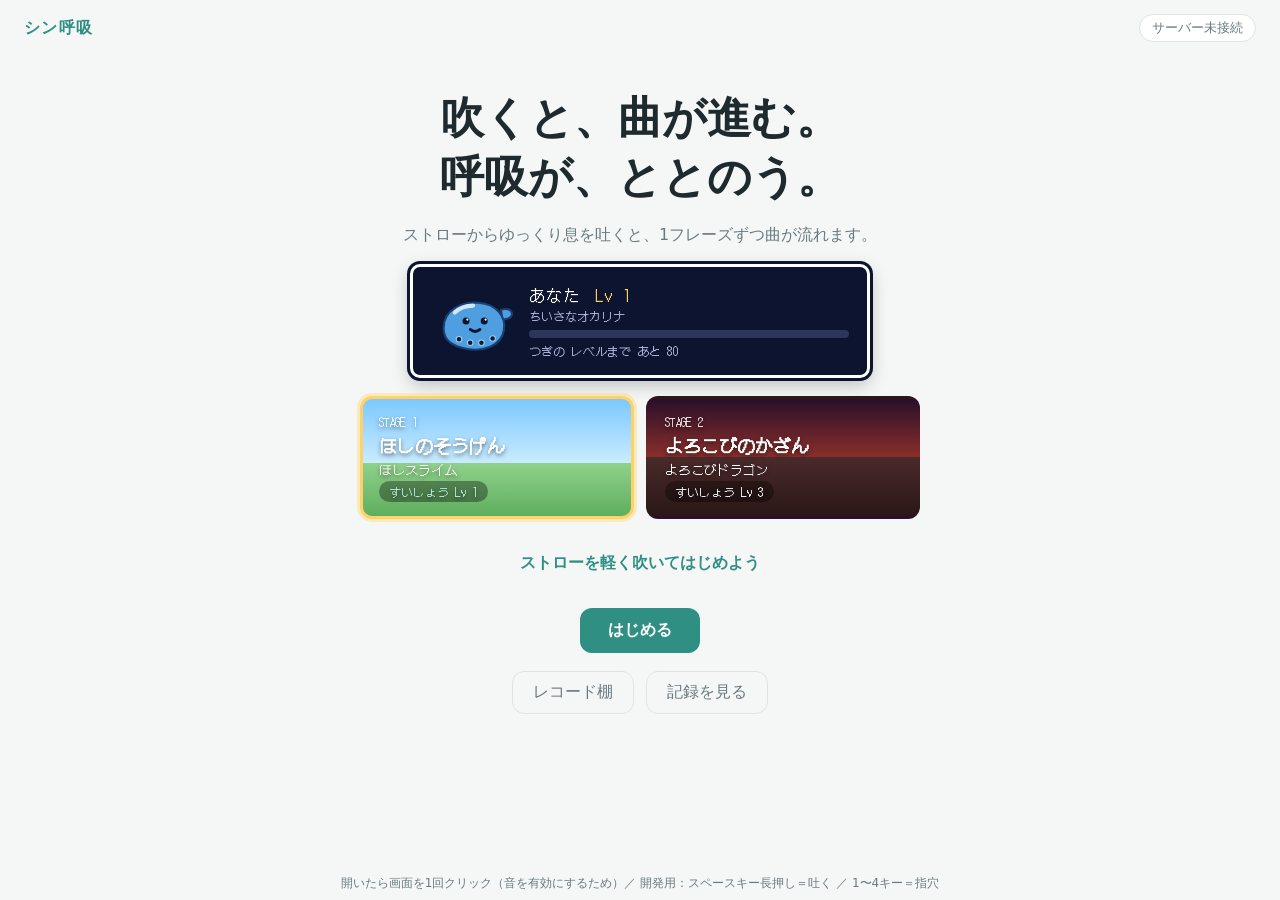
<file: app/web/index.html>
<!doctype html>
<html lang="ja">
<head>
<meta charset="utf-8">
<meta name="viewport" content="width=device-width, initial-scale=1">
<title>シン呼吸</title>
<link rel="preconnect" href="https://fonts.googleapis.com">
<link rel="stylesheet" href="https://fonts.googleapis.com/css2?family=DotGothic16&display=swap">
<link rel="stylesheet" href="style.css">
</head>
<body>
<header class="topbar">
  <span class="brand">シン呼吸</span>
  <span id="sensor" class="pill">センサー確認中…</span>
</header>

<main>
  <!-- ホーム -->
  <section id="home" class="screen active">
    <h1>吹くと、曲が進む。<br>呼吸が、ととのう。</h1>
    <p class="lead">ストローからゆっくり息を吐くと、1フレーズずつ曲が流れます。</p>
    <div class="me-card win">
      <div id="homeAvatar" class="home-avatar"></div>
      <div class="me-info">
        <div class="win-name">あなた <span id="homeLv" class="lv">Lv 1</span></div>
        <div id="homeTitle" class="st-title"></div>
        <div class="expbar"><i id="homeExp"></i></div>
        <div id="homeNext" class="me-next"></div>
      </div>
    </div>
    <div id="songs" class="stages"></div>
    <p class="hint breathe-hint">ストローを軽く吹いてはじめよう</p>
    <button id="startBtn" class="primary">はじめる</button>
    <div class="actions">
      <button id="homeShelfBtn" class="ghost">レコード棚</button>
      <button id="homeRecordsBtn" class="ghost">記録を見る</button>
    </div>
  </section>

  <!-- 難易度の選択（ゲームの試作） -->
  <section id="difficulty" class="screen">
    <h2>難易度をえらぶ</h2>
    <div id="diffs" class="diffs"></div>
    <button id="diffBackBtn" class="ghost">もどる</button>
  </section>

  <!-- 演奏（戦闘） -->
  <section id="play" class="screen">
    <div class="play-head">
      <span id="songTitle" class="stage-label"></span>
      <div id="phraseDots" class="dots"></div>
    </div>
    <div id="battle" class="battle"></div>
    <div class="win msg-win">
      <p id="battleLog" class="battle-log"></p>
      <p id="prompt" class="prompt">まず、ゆっくり吸って…</p>
      <div id="noteRow" class="note-row"></div>
    </div>
    <div class="flute">
      <div class="mouth"></div>
      <div id="holes" class="holes">
        <span data-i="0" class="h1">1</span><span data-i="1" class="h2">2</span><span data-i="2" class="h3">3</span><span data-i="3" class="h4">4</span>
      </div>
    </div>
    <div class="meter"><div id="meterFill"></div></div>
    <div class="play-foot">
      <label><input type="checkbox" id="followBreath" checked> 息の強さで音量を変える</label>
      <button id="quitBtn" class="ghost">やめる</button>
    </div>
  </section>

  <!-- 結果：ふりかえり。課題①「正しくできているかわからない」②「続かない」に答える要素だけを並べる -->
  <section id="result" class="screen">
    <div id="gameResult" class="game-result" hidden>
      <p id="outcome" class="outcome"></p>
      <p class="score-line">スコア <b id="score">0</b></p>
      <div id="breakdown" class="breakdown"></div>
    </div>
    <div id="growth" class="win growth-win" hidden>
      <div class="growth-head">
        <div id="growthAvatar" class="growth-avatar"></div>
        <div>
          <p id="growthGain" class="growth-gain"></p>
          <p id="growthLevel" class="growth-level"></p>
          <div class="expbar big"><i id="growthExp"></i></div>
          <p id="growthNext" class="me-next"></p>
        </div>
      </div>
      <ul id="growthLines" class="growth-lines"></ul>
      <p id="growthStage" class="growth-stage"></p>
    </div>
    <div id="newRecord" class="win new-record" hidden>
      <p class="new-record-title">きょうの こきゅうが 1まいの レコードに なりました</p>
      <div id="newRecordDisc" class="new-record-disc"></div>
      <p id="newRecordDiary" class="diary"></p>
      <p id="newRecordNext" class="rec-next"></p>
      <button id="toShelfBtn" class="ghost">レコード棚を ひらく</button>
    </div>
    <p class="tag">ふりかえり</p>
    <h2 id="resultHeadline" class="headline"></h2>
    <p id="resultSub" class="lead"></p>

    <figure class="wave-card reveal">
      <figcaption>あなたの呼吸の波</figcaption>
      <svg id="wave" viewBox="0 0 600 160" preserveAspectRatio="none" role="img" aria-label="1曲分の息の強さの波"></svg>
      <div class="wave-axis"><span>はじめ</span><span>おわり</span></div>
    </figure>

    <div id="judges" class="judges"></div>
    <p class="note criteria-note">判定の基準は仮のものです（チームで調整中）</p>

    <div id="tip" class="tip reveal"></div>
    <div id="badges" class="badges"></div>

    <details class="details">
      <summary>くわしいデータ（フレーズごと）</summary>
      <div class="charts">
        <div id="cPhraseLen"></div>
        <div id="cPhraseStab"></div>
      </div>
    </details>

    <div class="actions">
      <button id="againBtn" class="primary">もう一度</button>
      <button id="lowerBtn" class="ghost" hidden>難易度を下げる</button>
      <button id="recordsBtn" class="ghost">記録を見る</button>
      <button id="homeBtn" class="ghost">ホームへ</button>
    </div>
  </section>

  <!-- 息のレコード棚：これまでの演奏が1枚ずつ並ぶ -->
  <section id="shelf" class="screen">
    <h2>息のレコード棚</h2>
    <p class="lead">1回の演奏が1枚のレコードになります。タップすると、その日の演奏が流れます。</p>
    <div class="win rec-legend">
      <b>レコードの みかた</b>
      <span>1ぽんの わ ＝ 1かいの いき（そとがわから じゅんばん）</span>
      <span>ふとさ ＝ いきの ながさ（ながく はくほど レコードが うまる）／ ふちの ギザギザ ＝ いきの ぶれ</span>
      <span>いろ ＝ しずかさ：<i style="background:#ffd166"></i>きん ＞ <i style="background:#5cc2b3"></i>みどり ＞ <i style="background:#6aa8ff"></i>あお ＞ <i style="background:#e8735f"></i>あか</span>
      <span>まんなかの もじ ＝ ランク（S・A・B・C）／ ふちの ★ ＝ PERFECT の かず</span>
    </div>
    <div id="player" class="win record-player" hidden>
      <div id="playerDisc" class="player-disc"></div>
      <div class="player-info">
        <p id="playerDiary" class="diary"></p>
        <ul id="playerFacts" class="rec-facts"></ul>
        <p id="playerNext" class="rec-next"></p>
        <div class="expbar"><i id="playerProgress"></i></div>
        <div class="actions">
          <button id="playerPlay" class="primary">さいせい</button>
          <button id="playerStop" class="ghost">とめる</button>
        </div>
      </div>
    </div>
    <div id="shelfGrid" class="shelf-grid"></div>
    <p id="shelfEmpty" class="lead" hidden>まだ レコードが ありません。1曲 さいごまで 吹くと 1まい できます。</p>
    <button id="shelfHomeBtn" class="primary">ホームへ</button>
  </section>

  <!-- 記録 -->
  <section id="records" class="screen">
    <h2>記録</h2>
    <h3 class="section-title">これまでの演奏</h3>
    <p id="noSessions" class="lead">まだ記録がありません。1曲吹くとここに並びます。</p>
    <div class="charts">
      <div id="cSessLen"></div>
      <div id="cSessStab"></div>
    </div>
    <h3 class="section-title">日ごとの推移</h3>
    <p class="note"><span class="swatch sample"></span>灰色の点線は<b>サンプルデータ</b>（続けた場合のイメージ）、<span class="swatch real"></span>緑が実際の記録です。</p>
    <div class="charts">
      <div id="cDayLen"></div>
      <div id="cDayStab"></div>
    </div>
    <div class="actions">
      <button id="recordsHomeBtn" class="primary">ホームへ</button>
    </div>
  </section>
</main>

<footer class="devbar">開いたら画面を1回クリック（音を有効にするため）／ 開発用：スペースキー長押し＝吐く ／ 1〜4キー＝指穴</footer>
<script type="module" src="app.js"></script>
</body>
</html>
</file>
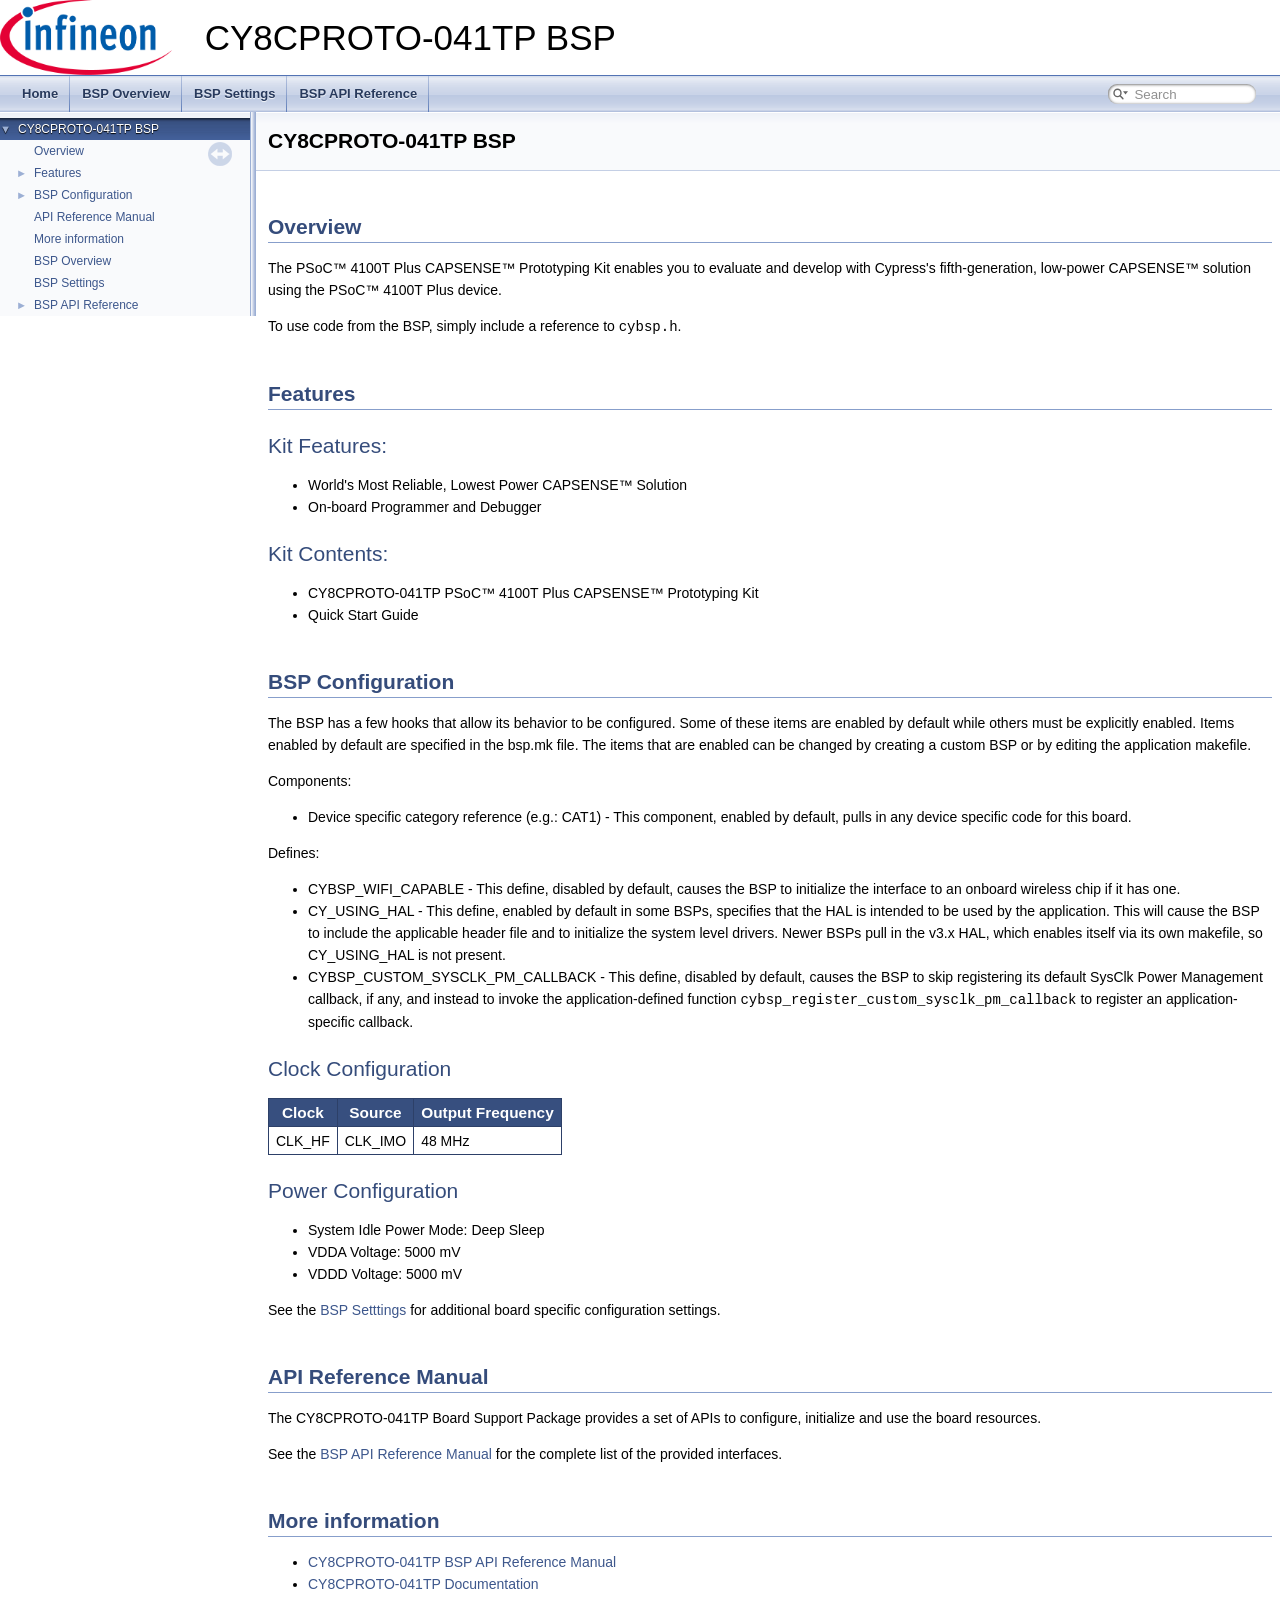
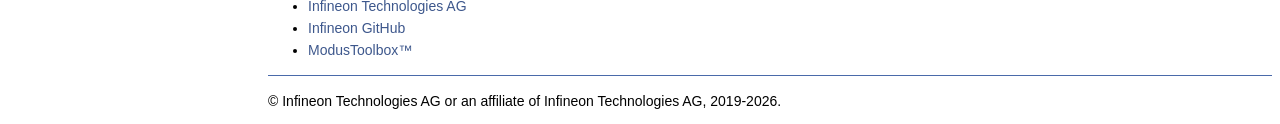
<file: firmware/touch_psoc4/bsps/TARGET_APP_CY8CPROTO-041TP/docs/html/index.html>
<!-- HTML header for doxygen 1.8.13-->
<!DOCTYPE html PUBLIC "-//W3C//DTD XHTML 1.0 Transitional//EN" "http://www.w3.org/TR/xhtml1/DTD/xhtml1-transitional.dtd">
<html xmlns="http://www.w3.org/1999/xhtml">
<head>
<meta http-equiv="Content-Type" content="text/xhtml;charset=UTF-8"/>
<meta http-equiv="X-UA-Compatible" content="IE=9"/>
<meta name="generator" content="Doxygen 1.9.1"/>
<meta name="viewport" content="width=device-width, initial-scale=1"/>
<title>CY8CPROTO-041TP BSP</title>
<link href="tabs.css" rel="stylesheet" type="text/css"/>
<script type="text/javascript" src="jquery.js"></script>
<script type="text/javascript" src="dynsections.js"></script>
<link href="navtree.css" rel="stylesheet" type="text/css"/>
<script type="text/javascript" src="resize.js"></script>
<script type="text/javascript" src="navtreedata.js"></script>
<script type="text/javascript" src="navtree.js"></script>
<link href="search/search.css" rel="stylesheet" type="text/css"/>
<script type="text/javascript" src="search/searchdata.js"></script>
<script type="text/javascript" src="search/search.js"></script>
<link href="doxygen_style.css" rel="stylesheet" type="text/css" />
</head>
<body>
<div id="top"><!-- do not remove this div, it is closed by doxygen! -->
<div id="titlearea">
<table cellspacing="0" cellpadding="0">
 <tbody>
 <tr style="height: 56px;">
  <td id="projectlogo"><a href="http://www.cypress.com/"><img alt="Logo" src="logo.png"/></a></td>
  <td id="projectalign" style="padding-left: 0.5em;">
   <div id="projectname">CY8CPROTO-041TP BSP</div>
  </td>
 </tr>
 </tbody>
</table>
</div>
<!-- end header part -->
<!-- Generated by Doxygen 1.9.1 -->
<script type="text/javascript">
/* @license magnet:?xt=urn:btih:cf05388f2679ee054f2beb29a391d25f4e673ac3&amp;dn=gpl-2.0.txt GPL-v2 */
var searchBox = new SearchBox("searchBox", "search",false,'Search','.html');
/* @license-end */
</script>
<script type="text/javascript" src="menudata.js"></script>
<script type="text/javascript" src="menu.js"></script>
<script type="text/javascript">
/* @license magnet:?xt=urn:btih:cf05388f2679ee054f2beb29a391d25f4e673ac3&amp;dn=gpl-2.0.txt GPL-v2 */
$(function() {
  initMenu('',true,false,'search.php','Search');
  $(document).ready(function() { init_search(); });
});
/* @license-end */</script>
<div id="main-nav"></div>
</div><!-- top -->
<div id="side-nav" class="ui-resizable side-nav-resizable">
  <div id="nav-tree">
    <div id="nav-tree-contents">
      <div id="nav-sync" class="sync"></div>
    </div>
  </div>
  <div id="splitbar" style="-moz-user-select:none;" 
       class="ui-resizable-handle">
  </div>
</div>
<script type="text/javascript">
/* @license magnet:?xt=urn:btih:cf05388f2679ee054f2beb29a391d25f4e673ac3&amp;dn=gpl-2.0.txt GPL-v2 */
$(document).ready(function(){initNavTree('index.html',''); initResizable(); });
/* @license-end */
</script>
<div id="doc-content">
<!-- window showing the filter options -->
<div id="MSearchSelectWindow"
     onmouseover="return searchBox.OnSearchSelectShow()"
     onmouseout="return searchBox.OnSearchSelectHide()"
     onkeydown="return searchBox.OnSearchSelectKey(event)">
</div>

<!-- iframe showing the search results (closed by default) -->
<div id="MSearchResultsWindow">
<iframe src="javascript:void(0)" frameborder="0" 
        name="MSearchResults" id="MSearchResults">
</iframe>
</div>

<div class="PageDoc"><div class="header">
  <div class="headertitle">
<div class="title">CY8CPROTO-041TP BSP </div>  </div>
</div><!--header-->
<div class="contents">
<div class="textblock"><p><a class="anchor" id="md_output_bsps_TARGET_CY8CPROTO_041TP_README"></a> </p>
<h1><a class="anchor" id="autotoc_md1"></a>
Overview</h1>
<p>The PSoC™ 4100T Plus CAPSENSE™ Prototyping Kit enables you to evaluate and develop with Cypress's fifth-generation, low-power CAPSENSE™ solution using the PSoC™ 4100T Plus device.</p>
<p>To use code from the BSP, simply include a reference to <code>cybsp.h</code>.</p>
<h1><a class="anchor" id="autotoc_md2"></a>
Features</h1>
<h2><a class="anchor" id="autotoc_md3"></a>
Kit Features:</h2>
<ul>
<li>World's Most Reliable, Lowest Power CAPSENSE™ Solution</li>
<li>On-board Programmer and Debugger</li>
</ul>
<h2><a class="anchor" id="autotoc_md4"></a>
Kit Contents:</h2>
<ul>
<li>CY8CPROTO-041TP PSoC™ 4100T Plus CAPSENSE™ Prototyping Kit</li>
<li>Quick Start Guide</li>
</ul>
<h1><a class="anchor" id="autotoc_md5"></a>
BSP Configuration</h1>
<p>The BSP has a few hooks that allow its behavior to be configured. Some of these items are enabled by default while others must be explicitly enabled. Items enabled by default are specified in the bsp.mk file. The items that are enabled can be changed by creating a custom BSP or by editing the application makefile.</p>
<p>Components:</p><ul>
<li>Device specific category reference (e.g.: CAT1) - This component, enabled by default, pulls in any device specific code for this board.</li>
</ul>
<p>Defines:</p><ul>
<li>CYBSP_WIFI_CAPABLE - This define, disabled by default, causes the BSP to initialize the interface to an onboard wireless chip if it has one.</li>
<li>CY_USING_HAL - This define, enabled by default in some BSPs, specifies that the HAL is intended to be used by the application. This will cause the BSP to include the applicable header file and to initialize the system level drivers. Newer BSPs pull in the v3.x HAL, which enables itself via its own makefile, so CY_USING_HAL is not present.</li>
<li>CYBSP_CUSTOM_SYSCLK_PM_CALLBACK - This define, disabled by default, causes the BSP to skip registering its default SysClk Power Management callback, if any, and instead to invoke the application-defined function <code>cybsp_register_custom_sysclk_pm_callback</code> to register an application-specific callback.</li>
</ul>
<h2><a class="anchor" id="autotoc_md6"></a>
Clock Configuration</h2>
<table class="markdownTable">
<tr class="markdownTableHead">
<th class="markdownTableHeadNone">Clock   </th><th class="markdownTableHeadNone">Source   </th><th class="markdownTableHeadNone">Output Frequency    </th></tr>
<tr class="markdownTableRowOdd">
<td class="markdownTableBodyNone">CLK_HF   </td><td class="markdownTableBodyNone">CLK_IMO   </td><td class="markdownTableBodyNone">48 MHz   </td></tr>
</table>
<h2><a class="anchor" id="autotoc_md7"></a>
Power Configuration</h2>
<ul>
<li>System Idle Power Mode: Deep Sleep</li>
<li>VDDA Voltage: 5000 mV</li>
<li>VDDD Voltage: 5000 mV</li>
</ul>
<p>See the <a href="md_bsp_settings.html">BSP Setttings</a> for additional board specific configuration settings.</p>
<h1><a class="anchor" id="autotoc_md8"></a>
API Reference Manual</h1>
<p>The CY8CPROTO-041TP Board Support Package provides a set of APIs to configure, initialize and use the board resources.</p>
<p>See the <a href="modules.html">BSP API Reference Manual</a> for the complete list of the provided interfaces.</p>
<h1><a class="anchor" id="autotoc_md9"></a>
More information</h1>
<ul>
<li><a href="modules.html">CY8CPROTO-041TP BSP API Reference Manual</a></li>
<li><a href="https://www.infineon.com/cy8cproto-041tp">CY8CPROTO-041TP Documentation</a></li>
<li><a href="http://www.infineon.com">Infineon Technologies AG</a></li>
<li><a href="https://github.com/infineon">Infineon GitHub</a></li>
<li><a href="https://www.infineon.com/design-resources/development-tools/sdk/modustoolbox-software">ModusToolbox&trade;</a></li>
</ul>
<hr  />
<p> © Infineon Technologies AG or an affiliate of Infineon Technologies AG, 2019-2026. </p>
</div></div><!-- PageDoc -->
</div><!-- contents -->
</div><!-- doc-content -->
<!-- start footer part
<div id="nav-path" class="navpath">
    <ul>
        <li class="footer">
            Generated for <b>CY8CPROTO-041TP BSP</b> by <b>Cypress Semiconductor Corporation</b>.
            All rights reserved.
        </li>
    </ul>
</div>
-->
</body>
</html>
</file>
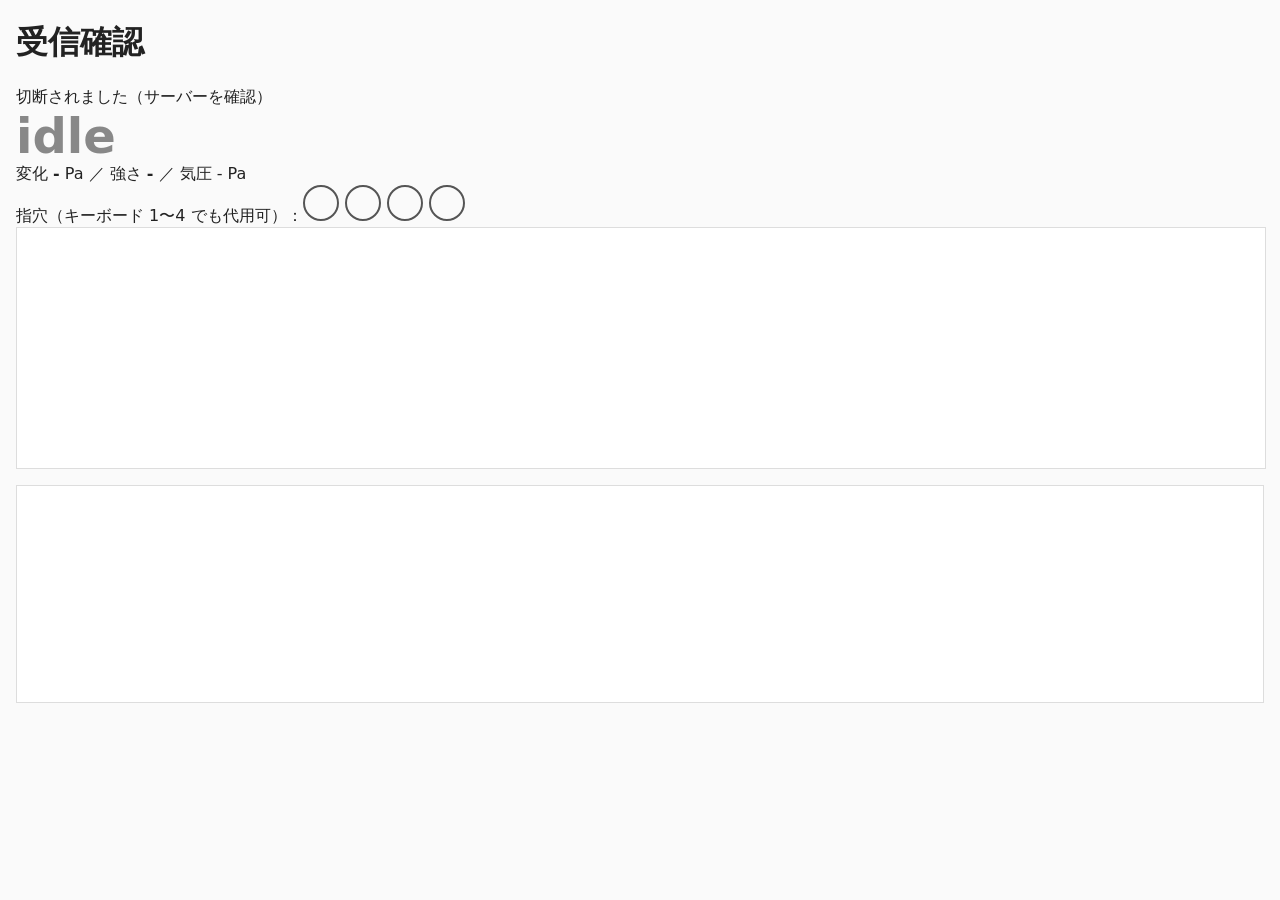
<file: app/web/debug.html>
<!doctype html>
<html lang="ja">
<head>
<meta charset="utf-8">
<title>受信確認</title>
<style>
  body { font-family: system-ui, sans-serif; margin: 16px; background: #fafafa; color: #222; }
  #state { font-size: 48px; font-weight: bold; }
  .exhale { color: #1a7f37; } .inhale { color: #0969da; } .idle { color: #888; }
  canvas { background: #fff; border: 1px solid #ddd; width: 100%; height: 240px; }
  pre { background: #fff; border: 1px solid #ddd; padding: 8px; height: 200px; overflow: auto; font-size: 12px; }
  .holes span { display: inline-block; width: 32px; height: 32px; border-radius: 50%; border: 2px solid #555; margin-right: 6px; }
  .holes span.on { background: #f0a000; }
</style>
</head>
<body>
<h1>受信確認</h1>
<div id="status">接続中…</div>
<div id="state" class="idle">idle</div>
<div>変化 <b id="delta">-</b> Pa ／ 強さ <b id="strength">-</b> ／ 気圧 <span id="pa">-</span> Pa</div>
<div class="holes" id="holes">指穴（キーボード 1〜4 でも代用可）：<span></span><span></span><span></span><span></span></div>
<canvas id="graph" width="1000" height="240"></canvas>
<pre id="log"></pre>
<script>
const $ = (id) => document.getElementById(id);
const points = [];
const ws = new WebSocket(`ws://${location.host}/ws`);
ws.onopen = () => ($("status").textContent = "接続しました");
ws.onclose = () => ($("status").textContent = "切断されました（サーバーを確認）");
ws.onmessage = (e) => {
  const m = JSON.parse(e.data);
  if (m.type === "breath") {
    $("state").textContent = m.state;
    $("state").className = m.state;
    $("delta").textContent = m.delta;
    $("strength").textContent = m.strength;
    $("pa").textContent = m.pa;
    points.push(m.delta);
    if (points.length > 300) points.shift();
    draw();
  } else if (m.type === "touch") {
    [...$("holes").querySelectorAll("span")].forEach((s, i) => s.classList.toggle("on", !!m.holes[i]));
  } else {
    $("log").textContent = JSON.stringify(m) + "\n" + $("log").textContent;
    if (m.type === "status") $("status").textContent = `DPS368: ${m.dps ? "OK" : "未接続"} ／ タッチ: ${m.touch ? "OK" : "未接続"}${m.mock ? "（疑似データ）" : ""}`;
  }
};
function draw() {
  const c = $("graph"), g = c.getContext("2d");
  g.clearRect(0, 0, c.width, c.height);
  const zero = c.height * 0.8, scale = c.height * 0.75 / 350;
  g.strokeStyle = "#ccc"; g.beginPath(); g.moveTo(0, zero); g.lineTo(c.width, zero); g.stroke();
  g.strokeStyle = "#1a7f37"; g.lineWidth = 2; g.beginPath();
  points.forEach((d, i) => { const x = i * c.width / 300, y = zero - d * scale; i ? g.lineTo(x, y) : g.moveTo(x, y); });
  g.stroke();
}
const keys = [0, 0, 0, 0];
const sendKeys = () => ws.readyState === 1 && ws.send(JSON.stringify({ type: "touch_key", holes: keys }));
addEventListener("keydown", (e) => { const i = "1234".indexOf(e.key); if (i >= 0 && !keys[i]) { keys[i] = 1; sendKeys(); } });
addEventListener("keyup", (e) => { const i = "1234".indexOf(e.key); if (i >= 0) { keys[i] = 0; sendKeys(); } });
</script>
</body>
</html>
</file>
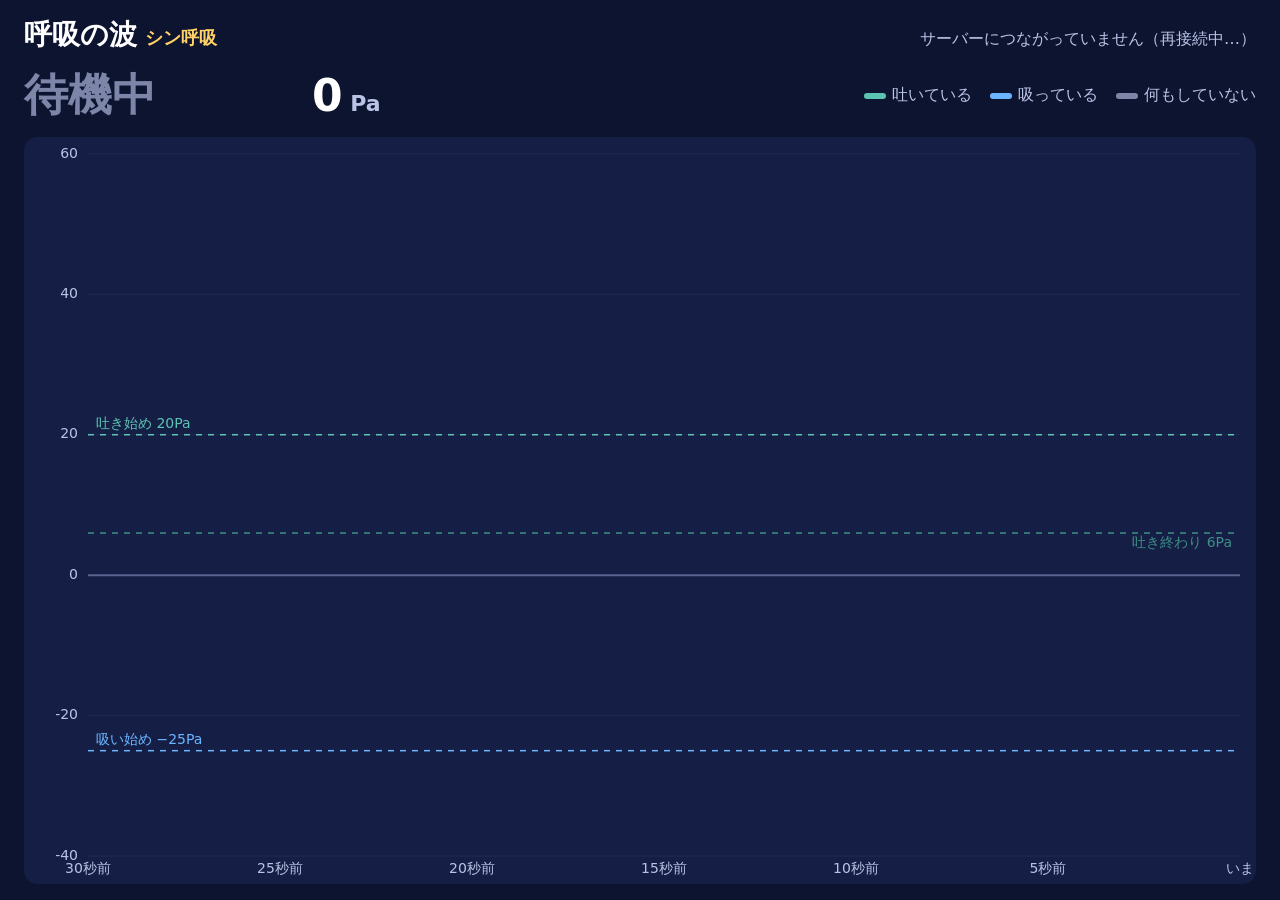
<file: app/web/wave.html>
<!doctype html>
<html lang="ja">
<head>
<meta charset="utf-8">
<meta name="viewport" content="width=device-width, initial-scale=1">
<title>呼吸の波</title>
<!-- 呼吸の大きさ（基準からの気圧の変化）をリアルタイムで波として表示する。ゲームとは別のページで、受け取って表示するだけ -->
<style>
  :root { --bg: #0d1430; --panel: #151e45; --ink: #ffffff; --sub: #b9c3e6; --exhale: #5cc2b3; --inhale: #6cb6ff; --idle: #7d86a8; --line: #2c355a; --gold: #ffd166; }
  * { box-sizing: border-box; }
  body { margin: 0; min-height: 100vh; background: var(--bg); color: var(--ink); font-family: "Noto Sans JP", system-ui, sans-serif; display: flex; flex-direction: column; padding: 16px 24px; gap: 12px; }
  header { display: flex; align-items: baseline; gap: 16px; flex-wrap: wrap; }
  h1 { margin: 0; font-size: 28px; }
  h1 small { color: var(--gold); font-size: 18px; margin-left: 8px; }
  #status { color: var(--sub); font-size: 16px; margin-left: auto; }
  .now { display: flex; align-items: center; gap: 24px; flex-wrap: wrap; }
  #state { font-size: 44px; font-weight: bold; min-width: 6em; }
  #state.exhale { color: var(--exhale); } #state.inhale { color: var(--inhale); } #state.idle { color: var(--idle); }
  #value { font-size: 44px; font-weight: bold; font-variant-numeric: tabular-nums; }
  #value small { font-size: 22px; color: var(--sub); }
  .legend { display: flex; gap: 18px; color: var(--sub); font-size: 16px; margin-left: auto; }
  .legend i { display: inline-block; width: 22px; height: 6px; border-radius: 3px; vertical-align: middle; margin-right: 6px; }
  .wrap { flex: 1; min-height: 320px; background: var(--panel); border-radius: 14px; position: relative; }
  canvas { position: absolute; inset: 0; width: 100%; height: 100%; }
</style>
</head>
<body>
<header>
  <h1>呼吸の波<small>シン呼吸</small></h1>
  <div id="status">接続中…</div>
</header>
<div class="now">
  <div id="state" class="idle">待機中</div>
  <div id="value">0<small> Pa</small></div>
  <div class="legend">
    <span><i style="background:var(--exhale)"></i>吐いている</span>
    <span><i style="background:var(--inhale)"></i>吸っている</span>
    <span><i style="background:var(--idle)"></i>何もしていない</span>
  </div>
</div>
<div class="wrap"><canvas id="c"></canvas></div>
<script>
const WINDOW_SEC = 30; // 表示する長さ（秒）
// 判定のライン（app/server/breath.py と同じ値）
const LINES = [
  { v: 20, label: "吐き始め 20Pa", color: "#5cc2b3" },
  { v: 6, label: "吐き終わり 6Pa", color: "#3d8f85", right: true },
  { v: -25, label: "吸い始め −25Pa", color: "#6cb6ff" },
];
const STATE_JA = { exhale: "吐いている", inhale: "吸っている", idle: "何もしていない" };
const COLORS = { exhale: "#5cc2b3", inhale: "#6cb6ff", idle: "#7d86a8" };
const $ = (id) => document.getElementById(id);
const canvas = $("c");
const ctx = canvas.getContext("2d");
let points = []; // { t: 受け取った時刻（秒）, d: 変化（Pa）, s: 状態 }
let yMax = 80;

function resize() {
  const r = canvas.getBoundingClientRect();
  canvas.width = r.width * devicePixelRatio;
  canvas.height = r.height * devicePixelRatio;
  ctx.setTransform(devicePixelRatio, 0, 0, devicePixelRatio, 0, 0);
}
addEventListener("resize", resize);
resize();

function connect() {
  const ws = new WebSocket(`ws://${location.host}/ws`);
  ws.onopen = () => ($("status").textContent = "受信中");
  ws.onclose = () => { $("status").textContent = "サーバーにつながっていません（再接続中…）"; setTimeout(connect, 2000); };
  ws.onmessage = (e) => {
    const m = JSON.parse(e.data);
    if (m.type !== "breath") return;
    points.push({ t: performance.now() / 1000, d: m.delta, s: m.state });
    $("state").textContent = STATE_JA[m.state] || m.state;
    $("state").className = m.state;
    $("value").innerHTML = `${m.delta > 0 ? "+" : ""}${Math.round(m.delta)}<small> Pa</small>`;
  };
}
connect();

function draw() {
  const W = canvas.clientWidth, H = canvas.clientHeight;
  const padL = 64, padR = 16, padT = 16, padB = 28;
  const now = performance.now() / 1000;
  points = points.filter((p) => now - p.t <= WINDOW_SEC + 1);
  // 縦の目盛りは値に合わせて自動で調整（急に変わらないようにゆっくり）
  const peak = Math.max(60, ...points.map((p) => Math.abs(p.d) * 1.15));
  yMax += (peak - yMax) * 0.08;
  const yMin = -Math.max(40, yMax * 0.5);
  const x = (t) => padL + (W - padL - padR) * (1 - (now - t) / WINDOW_SEC);
  const y = (v) => padT + (H - padT - padB) * (yMax - v) / (yMax - yMin);

  ctx.clearRect(0, 0, W, H);
  ctx.font = "14px 'Noto Sans JP', system-ui, sans-serif";
  // 目盛り
  ctx.fillStyle = "#b9c3e6";
  ctx.textAlign = "right";
  ctx.textBaseline = "middle";
  const step = yMax > 200 ? 100 : yMax > 100 ? 50 : 20;
  for (let v = Math.ceil(yMin / step) * step; v <= yMax; v += step) {
    ctx.strokeStyle = v === 0 ? "#5a6390" : "#232c55";
    ctx.lineWidth = v === 0 ? 2 : 1;
    ctx.beginPath(); ctx.moveTo(padL, y(v)); ctx.lineTo(W - padR, y(v)); ctx.stroke();
    ctx.fillText(`${v}`, padL - 10, y(v));
  }
  // 時間の目盛り
  ctx.textAlign = "center";
  ctx.textBaseline = "top";
  for (let s = 0; s <= WINDOW_SEC; s += 5) ctx.fillText(s === 0 ? "いま" : `${s}秒前`, x(now - s), H - padB + 6);
  // 判定のライン
  ctx.setLineDash([6, 6]);
  ctx.textAlign = "left";
  ctx.textBaseline = "bottom";
  for (const l of LINES) {
    if (l.v > yMax || l.v < yMin) continue;
    ctx.strokeStyle = l.color; ctx.lineWidth = 1.5;
    ctx.beginPath(); ctx.moveTo(padL, y(l.v)); ctx.lineTo(W - padR, y(l.v)); ctx.stroke();
    ctx.fillStyle = l.color;
    ctx.textAlign = l.right ? "right" : "left"; // 近いラインの文字が重ならないように左右に分ける
    ctx.textBaseline = l.right ? "top" : "bottom";
    ctx.fillText(l.label, l.right ? W - padR - 8 : padL + 8, l.right ? y(l.v) + 3 : y(l.v) - 3);
  }
  ctx.setLineDash([]);
  // 波：吐いている間は下を塗りつぶし、線は状態ごとの色
  for (let i = 1; i < points.length; i++) {
    const a = points[i - 1], b = points[i];
    if (b.s === "exhale") {
      ctx.fillStyle = "rgba(92, 194, 179, 0.18)";
      ctx.beginPath(); ctx.moveTo(x(a.t), y(0)); ctx.lineTo(x(a.t), y(a.d)); ctx.lineTo(x(b.t), y(b.d)); ctx.lineTo(x(b.t), y(0)); ctx.fill();
    }
    ctx.strokeStyle = COLORS[b.s] || "#ffffff";
    ctx.lineWidth = 4;
    ctx.lineCap = "round";
    ctx.beginPath(); ctx.moveTo(x(a.t), y(a.d)); ctx.lineTo(x(b.t), y(b.d)); ctx.stroke();
  }
  // いまの値の点
  const last = points[points.length - 1];
  if (last) {
    ctx.fillStyle = COLORS[last.s] || "#fff";
    ctx.beginPath(); ctx.arc(x(last.t), y(last.d), 7, 0, Math.PI * 2); ctx.fill();
  }
  requestAnimationFrame(draw);
}
requestAnimationFrame(draw);
</script>
</body>
</html>
</file>
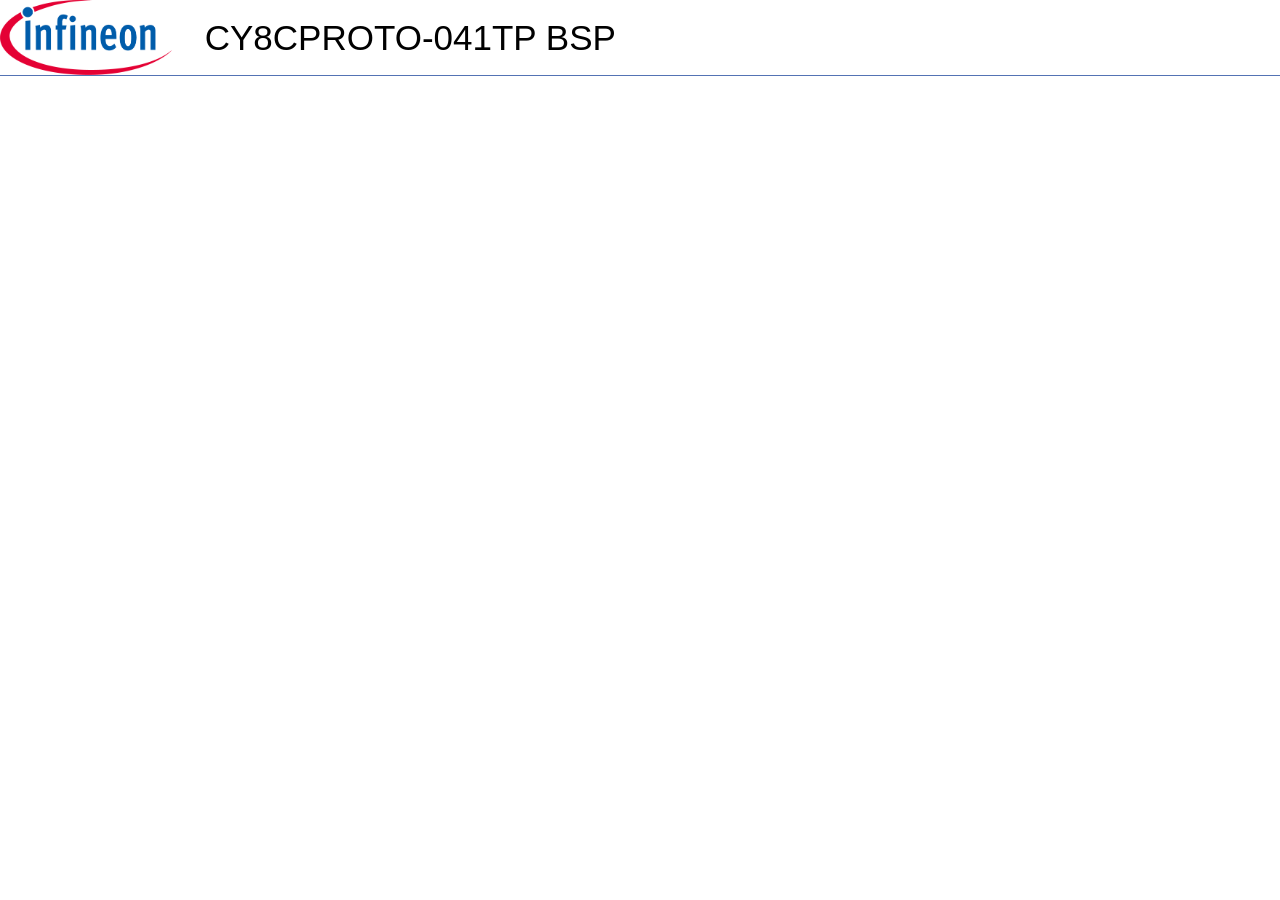
<file: firmware/touch_psoc4/bsps/TARGET_APP_CY8CPROTO-041TP/docs/api_reference_manual.html>
<!DOCTYPE html PUBLIC "-//W3C//DTD XHTML 1.0 Transitional//EN" "http://www.w3.org/TR/xhtml1/DTD/xhtml1-transitional.dtd">
<html xmlns="http://www.w3.org/1999/xhtml">
<head>
<title>Redirect to API Reference Manual main page after 0 seconds</title>
<noscript>
  <meta http-equiv="refresh" content="0; URL=html/index.html">
</noscript>
<meta name="keywords" content="automatic redirection">
</head>
<body onLoad="window.location='html/index.html' " >
  <h2>
    If the automatic redirection is failing, click the following link to open <a href="html/index.html">API Reference Manual</a>.
  </h2>
</body>
</html>
</file>
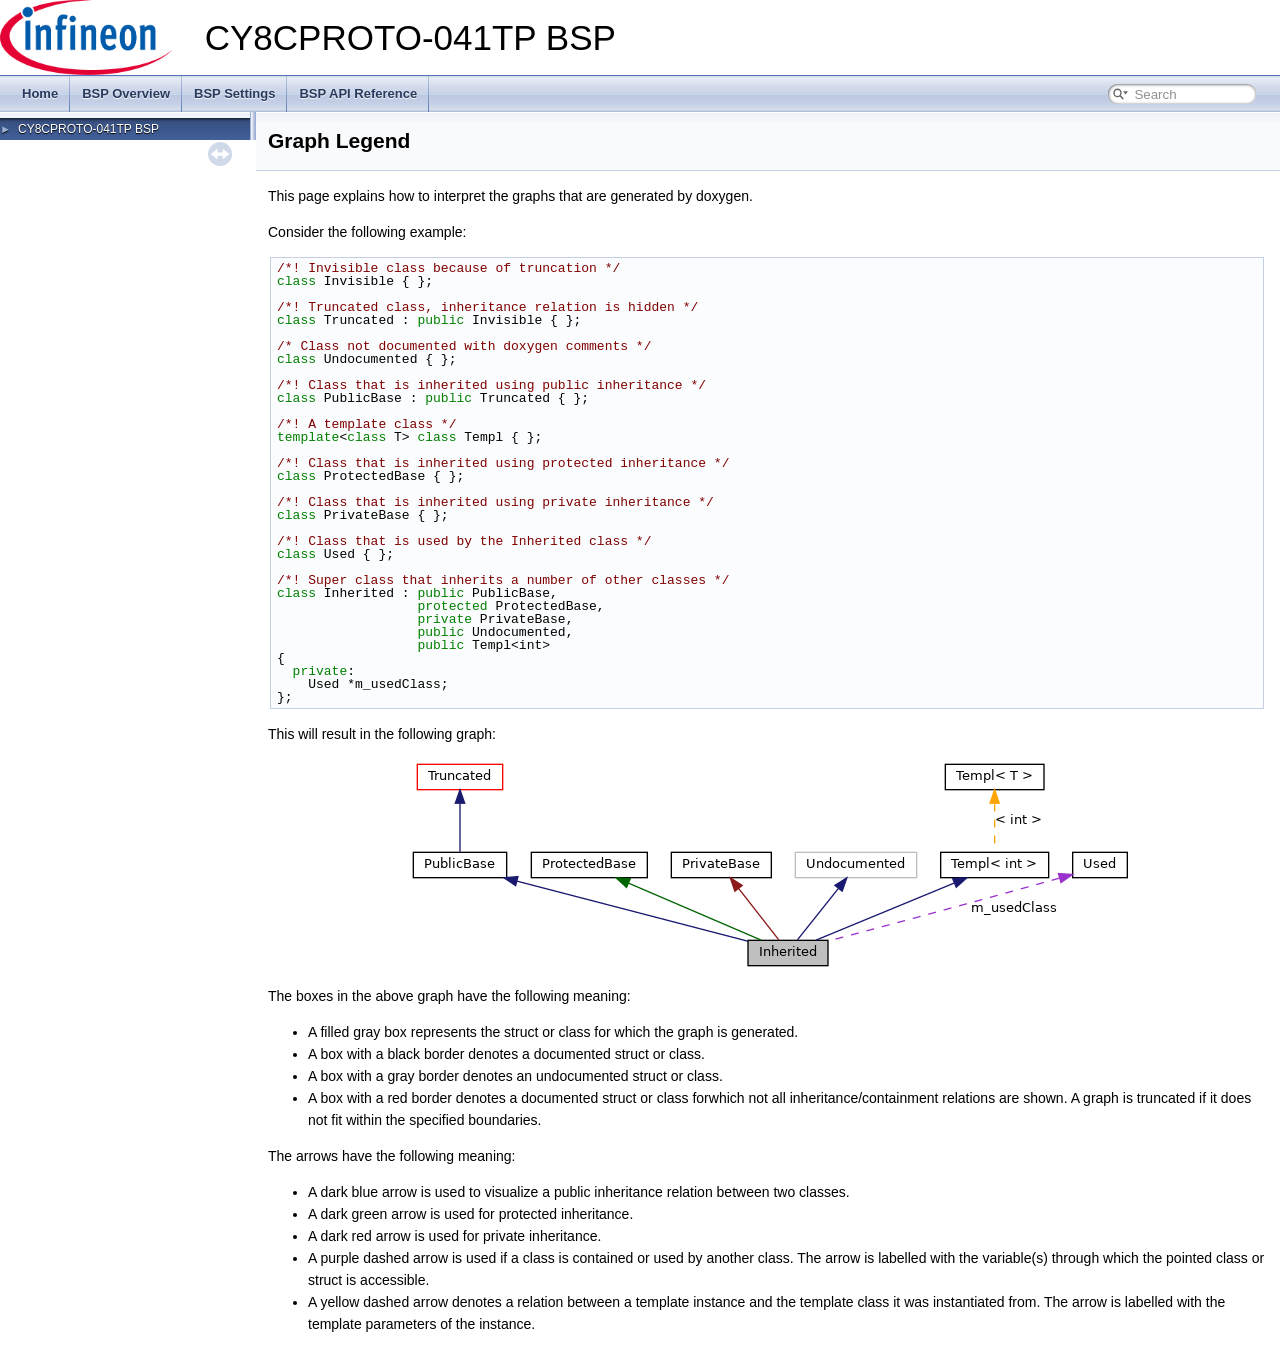
<file: firmware/touch_psoc4/bsps/TARGET_APP_CY8CPROTO-041TP/docs/html/graph_legend.html>
<!-- HTML header for doxygen 1.8.13-->
<!DOCTYPE html PUBLIC "-//W3C//DTD XHTML 1.0 Transitional//EN" "http://www.w3.org/TR/xhtml1/DTD/xhtml1-transitional.dtd">
<html xmlns="http://www.w3.org/1999/xhtml">
<head>
<meta http-equiv="Content-Type" content="text/xhtml;charset=UTF-8"/>
<meta http-equiv="X-UA-Compatible" content="IE=9"/>
<meta name="generator" content="Doxygen 1.9.1"/>
<meta name="viewport" content="width=device-width, initial-scale=1"/>
<title>CY8CPROTO-041TP BSP</title>
<link href="tabs.css" rel="stylesheet" type="text/css"/>
<script type="text/javascript" src="jquery.js"></script>
<script type="text/javascript" src="dynsections.js"></script>
<link href="navtree.css" rel="stylesheet" type="text/css"/>
<script type="text/javascript" src="resize.js"></script>
<script type="text/javascript" src="navtreedata.js"></script>
<script type="text/javascript" src="navtree.js"></script>
<link href="search/search.css" rel="stylesheet" type="text/css"/>
<script type="text/javascript" src="search/searchdata.js"></script>
<script type="text/javascript" src="search/search.js"></script>
<link href="doxygen_style.css" rel="stylesheet" type="text/css" />
</head>
<body>
<div id="top"><!-- do not remove this div, it is closed by doxygen! -->
<div id="titlearea">
<table cellspacing="0" cellpadding="0">
 <tbody>
 <tr style="height: 56px;">
  <td id="projectlogo"><a href="http://www.cypress.com/"><img alt="Logo" src="logo.png"/></a></td>
  <td id="projectalign" style="padding-left: 0.5em;">
   <div id="projectname">CY8CPROTO-041TP BSP</div>
  </td>
 </tr>
 </tbody>
</table>
</div>
<!-- end header part -->
<!-- Generated by Doxygen 1.9.1 -->
<script type="text/javascript">
/* @license magnet:?xt=urn:btih:cf05388f2679ee054f2beb29a391d25f4e673ac3&amp;dn=gpl-2.0.txt GPL-v2 */
var searchBox = new SearchBox("searchBox", "search",false,'Search','.html');
/* @license-end */
</script>
<script type="text/javascript" src="menudata.js"></script>
<script type="text/javascript" src="menu.js"></script>
<script type="text/javascript">
/* @license magnet:?xt=urn:btih:cf05388f2679ee054f2beb29a391d25f4e673ac3&amp;dn=gpl-2.0.txt GPL-v2 */
$(function() {
  initMenu('',true,false,'search.php','Search');
  $(document).ready(function() { init_search(); });
});
/* @license-end */</script>
<div id="main-nav"></div>
</div><!-- top -->
<div id="side-nav" class="ui-resizable side-nav-resizable">
  <div id="nav-tree">
    <div id="nav-tree-contents">
      <div id="nav-sync" class="sync"></div>
    </div>
  </div>
  <div id="splitbar" style="-moz-user-select:none;" 
       class="ui-resizable-handle">
  </div>
</div>
<script type="text/javascript">
/* @license magnet:?xt=urn:btih:cf05388f2679ee054f2beb29a391d25f4e673ac3&amp;dn=gpl-2.0.txt GPL-v2 */
$(document).ready(function(){initNavTree('graph_legend.html',''); initResizable(); });
/* @license-end */
</script>
<div id="doc-content">
<!-- window showing the filter options -->
<div id="MSearchSelectWindow"
     onmouseover="return searchBox.OnSearchSelectShow()"
     onmouseout="return searchBox.OnSearchSelectHide()"
     onkeydown="return searchBox.OnSearchSelectKey(event)">
</div>

<!-- iframe showing the search results (closed by default) -->
<div id="MSearchResultsWindow">
<iframe src="javascript:void(0)" frameborder="0" 
        name="MSearchResults" id="MSearchResults">
</iframe>
</div>

<div class="header">
  <div class="headertitle">
<div class="title">Graph Legend</div>  </div>
</div><!--header-->
<div class="contents">
<p>This page explains how to interpret the graphs that are generated by doxygen.</p>
<p>Consider the following example: </p><div class="fragment"><div class="line"><span class="comment">/*! Invisible class because of truncation */</span></div>
<div class="line"><span class="keyword">class </span>Invisible { };</div>
<div class="line"><span class="comment"></span> </div>
<div class="line"><span class="comment">/*! Truncated class, inheritance relation is hidden */</span></div>
<div class="line"><span class="keyword">class </span>Truncated : <span class="keyword">public</span> Invisible { };</div>
<div class="line"> </div>
<div class="line"><span class="comment">/* Class not documented with doxygen comments */</span></div>
<div class="line"><span class="keyword">class </span>Undocumented { };</div>
<div class="line"><span class="comment"></span> </div>
<div class="line"><span class="comment">/*! Class that is inherited using public inheritance */</span></div>
<div class="line"><span class="keyword">class </span>PublicBase : <span class="keyword">public</span> Truncated { };</div>
<div class="line"><span class="comment"></span> </div>
<div class="line"><span class="comment">/*! A template class */</span></div>
<div class="line"><span class="keyword">template</span>&lt;<span class="keyword">class</span> T&gt; <span class="keyword">class </span>Templ { };</div>
<div class="line"><span class="comment"></span> </div>
<div class="line"><span class="comment">/*! Class that is inherited using protected inheritance */</span></div>
<div class="line"><span class="keyword">class </span>ProtectedBase { };</div>
<div class="line"><span class="comment"></span> </div>
<div class="line"><span class="comment">/*! Class that is inherited using private inheritance */</span></div>
<div class="line"><span class="keyword">class </span>PrivateBase { };</div>
<div class="line"><span class="comment"></span> </div>
<div class="line"><span class="comment">/*! Class that is used by the Inherited class */</span></div>
<div class="line"><span class="keyword">class </span>Used { };</div>
<div class="line"><span class="comment"></span> </div>
<div class="line"><span class="comment">/*! Super class that inherits a number of other classes */</span></div>
<div class="line"><span class="keyword">class </span>Inherited : <span class="keyword">public</span> PublicBase,</div>
<div class="line">                  <span class="keyword">protected</span> ProtectedBase,</div>
<div class="line">                  <span class="keyword">private</span> PrivateBase,</div>
<div class="line">                  <span class="keyword">public</span> Undocumented,</div>
<div class="line">                  <span class="keyword">public</span> Templ&lt;int&gt;</div>
<div class="line">{</div>
<div class="line">  <span class="keyword">private</span>:</div>
<div class="line">    Used *m_usedClass;</div>
<div class="line">};</div>
</div><!-- fragment --><p> This will result in the following graph:</p>
<center><img src="graph_legend.png" alt="" class="inline"/></center><p>The boxes in the above graph have the following meaning: </p>
<ul>
<li>
A filled gray box represents the struct or class for which the graph is generated. </li>
<li>
A box with a black border denotes a documented struct or class. </li>
<li>
A box with a gray border denotes an undocumented struct or class. </li>
<li>
A box with a red border denotes a documented struct or class forwhich not all inheritance/containment relations are shown. A graph is truncated if it does not fit within the specified boundaries. </li>
</ul>
<p>The arrows have the following meaning: </p>
<ul>
<li>
A dark blue arrow is used to visualize a public inheritance relation between two classes. </li>
<li>
A dark green arrow is used for protected inheritance. </li>
<li>
A dark red arrow is used for private inheritance. </li>
<li>
A purple dashed arrow is used if a class is contained or used by another class. The arrow is labelled with the variable(s) through which the pointed class or struct is accessible. </li>
<li>
A yellow dashed arrow denotes a relation between a template instance and the template class it was instantiated from. The arrow is labelled with the template parameters of the instance. </li>
</ul>
</div><!-- contents -->
</div><!-- doc-content -->
<!-- start footer part
<div id="nav-path" class="navpath">
    <ul>
        <li class="footer">
            Generated for <b>CY8CPROTO-041TP BSP</b> by <b>Cypress Semiconductor Corporation</b>.
            All rights reserved.
        </li>
    </ul>
</div>
-->
</body>
</html>
</file>
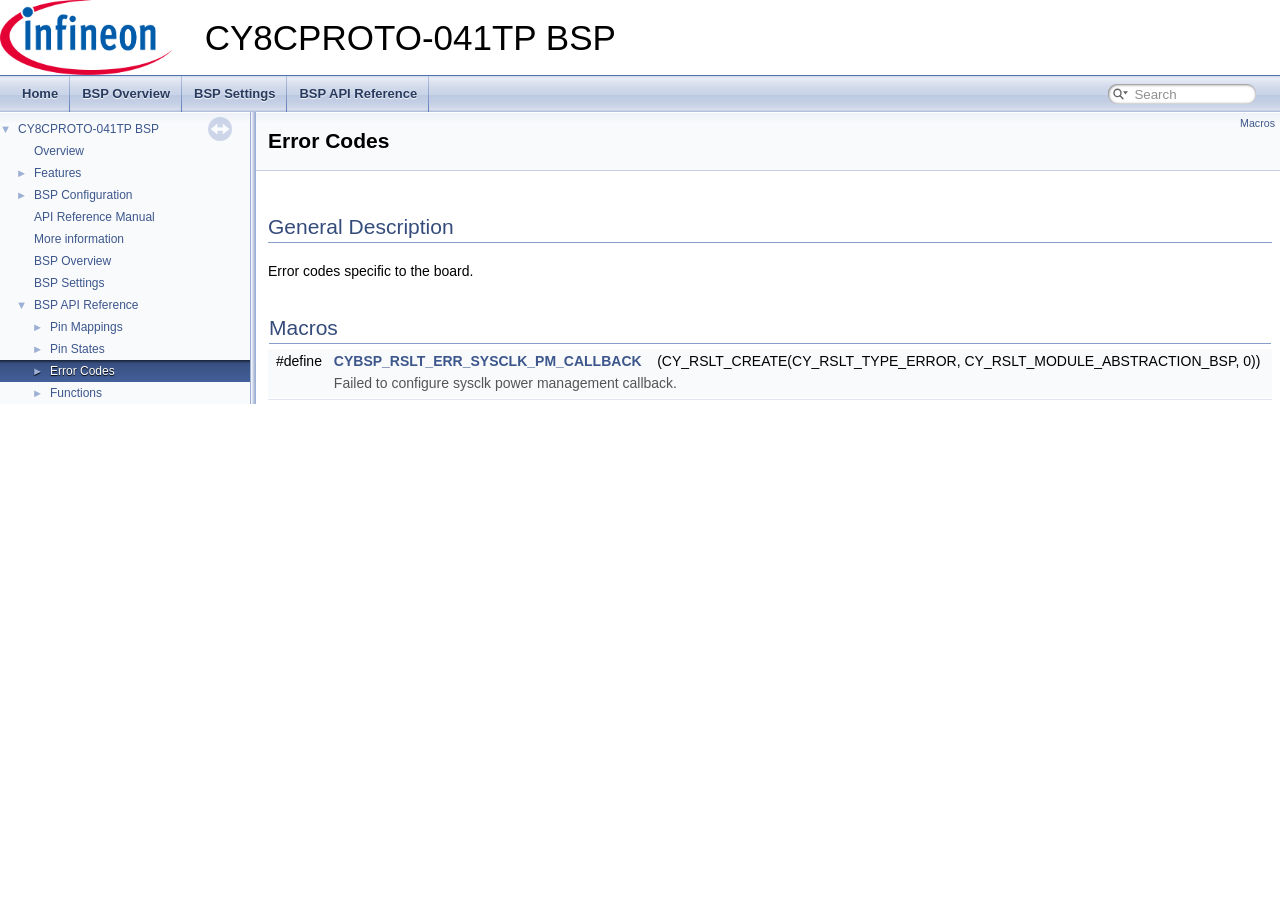
<file: firmware/touch_psoc4/bsps/TARGET_APP_CY8CPROTO-041TP/docs/html/group__group__bsp__errors.html>
<!-- HTML header for doxygen 1.8.13-->
<!DOCTYPE html PUBLIC "-//W3C//DTD XHTML 1.0 Transitional//EN" "http://www.w3.org/TR/xhtml1/DTD/xhtml1-transitional.dtd">
<html xmlns="http://www.w3.org/1999/xhtml">
<head>
<meta http-equiv="Content-Type" content="text/xhtml;charset=UTF-8"/>
<meta http-equiv="X-UA-Compatible" content="IE=9"/>
<meta name="generator" content="Doxygen 1.9.1"/>
<meta name="viewport" content="width=device-width, initial-scale=1"/>
<title>CY8CPROTO-041TP BSP</title>
<link href="tabs.css" rel="stylesheet" type="text/css"/>
<script type="text/javascript" src="jquery.js"></script>
<script type="text/javascript" src="dynsections.js"></script>
<link href="navtree.css" rel="stylesheet" type="text/css"/>
<script type="text/javascript" src="resize.js"></script>
<script type="text/javascript" src="navtreedata.js"></script>
<script type="text/javascript" src="navtree.js"></script>
<link href="search/search.css" rel="stylesheet" type="text/css"/>
<script type="text/javascript" src="search/searchdata.js"></script>
<script type="text/javascript" src="search/search.js"></script>
<link href="doxygen_style.css" rel="stylesheet" type="text/css" />
</head>
<body>
<div id="top"><!-- do not remove this div, it is closed by doxygen! -->
<div id="titlearea">
<table cellspacing="0" cellpadding="0">
 <tbody>
 <tr style="height: 56px;">
  <td id="projectlogo"><a href="http://www.cypress.com/"><img alt="Logo" src="logo.png"/></a></td>
  <td id="projectalign" style="padding-left: 0.5em;">
   <div id="projectname">CY8CPROTO-041TP BSP</div>
  </td>
 </tr>
 </tbody>
</table>
</div>
<!-- end header part -->
<!-- Generated by Doxygen 1.9.1 -->
<script type="text/javascript">
/* @license magnet:?xt=urn:btih:cf05388f2679ee054f2beb29a391d25f4e673ac3&amp;dn=gpl-2.0.txt GPL-v2 */
var searchBox = new SearchBox("searchBox", "search",false,'Search','.html');
/* @license-end */
</script>
<script type="text/javascript" src="menudata.js"></script>
<script type="text/javascript" src="menu.js"></script>
<script type="text/javascript">
/* @license magnet:?xt=urn:btih:cf05388f2679ee054f2beb29a391d25f4e673ac3&amp;dn=gpl-2.0.txt GPL-v2 */
$(function() {
  initMenu('',true,false,'search.php','Search');
  $(document).ready(function() { init_search(); });
});
/* @license-end */</script>
<div id="main-nav"></div>
</div><!-- top -->
<div id="side-nav" class="ui-resizable side-nav-resizable">
  <div id="nav-tree">
    <div id="nav-tree-contents">
      <div id="nav-sync" class="sync"></div>
    </div>
  </div>
  <div id="splitbar" style="-moz-user-select:none;" 
       class="ui-resizable-handle">
  </div>
</div>
<script type="text/javascript">
/* @license magnet:?xt=urn:btih:cf05388f2679ee054f2beb29a391d25f4e673ac3&amp;dn=gpl-2.0.txt GPL-v2 */
$(document).ready(function(){initNavTree('group__group__bsp__errors.html',''); initResizable(); });
/* @license-end */
</script>
<div id="doc-content">
<!-- window showing the filter options -->
<div id="MSearchSelectWindow"
     onmouseover="return searchBox.OnSearchSelectShow()"
     onmouseout="return searchBox.OnSearchSelectHide()"
     onkeydown="return searchBox.OnSearchSelectKey(event)">
</div>

<!-- iframe showing the search results (closed by default) -->
<div id="MSearchResultsWindow">
<iframe src="javascript:void(0)" frameborder="0" 
        name="MSearchResults" id="MSearchResults">
</iframe>
</div>

<div class="header">
  <div class="summary">
<a href="#define-members">Macros</a>  </div>
  <div class="headertitle">
<div class="title">Error Codes</div>  </div>
</div><!--header-->
<div class="contents">
<a name="details" id="details"></a><h2 class="groupheader">General Description</h2>
<p>Error codes specific to the board. </p>
<table class="memberdecls">
<tr class="heading"><td colspan="2"><h2 class="groupheader"><a name="define-members"></a>
Macros</h2></td></tr>
<tr class="memitem:gaee745bd3fccec6eb2df1e83fc4c9f775"><td class="memItemLeft" align="right" valign="top"><a id="gaee745bd3fccec6eb2df1e83fc4c9f775"></a>
#define&#160;</td><td class="memItemRight" valign="bottom"><a class="el" href="group__group__bsp__errors.html#gaee745bd3fccec6eb2df1e83fc4c9f775">CYBSP_RSLT_ERR_SYSCLK_PM_CALLBACK</a>&#160;&#160;&#160;    (CY_RSLT_CREATE(CY_RSLT_TYPE_ERROR, CY_RSLT_MODULE_ABSTRACTION_BSP, 0))</td></tr>
<tr class="memdesc:gaee745bd3fccec6eb2df1e83fc4c9f775"><td class="mdescLeft">&#160;</td><td class="mdescRight">Failed to configure sysclk power management callback. <br /></td></tr>
<tr class="separator:gaee745bd3fccec6eb2df1e83fc4c9f775"><td class="memSeparator" colspan="2">&#160;</td></tr>
</table>
</div><!-- contents -->
</div><!-- doc-content -->
<!-- start footer part
<div id="nav-path" class="navpath">
    <ul>
        <li class="footer">
            Generated for <b>CY8CPROTO-041TP BSP</b> by <b>Cypress Semiconductor Corporation</b>.
            All rights reserved.
        </li>
    </ul>
</div>
-->
</body>
</html>
</file>
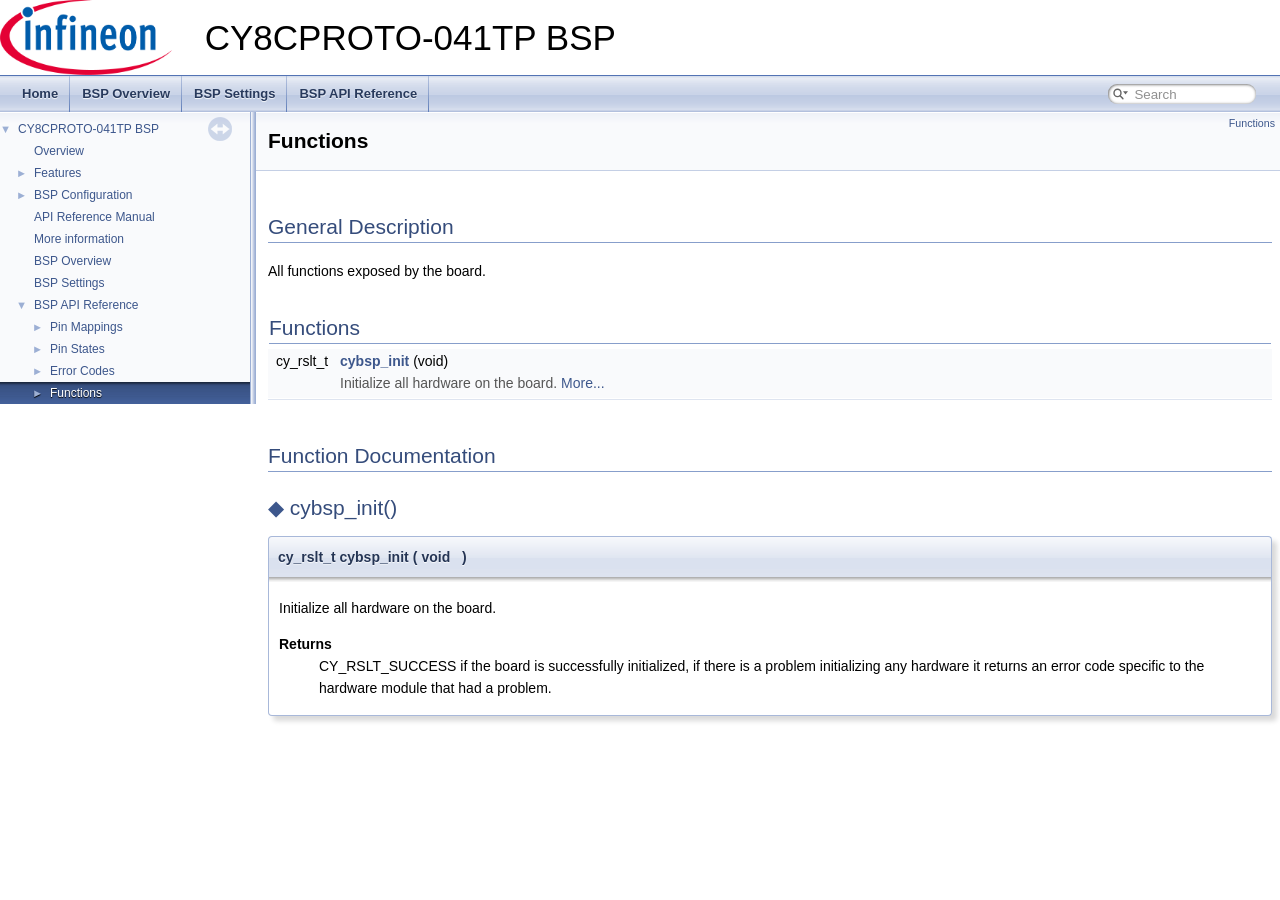
<file: firmware/touch_psoc4/bsps/TARGET_APP_CY8CPROTO-041TP/docs/html/group__group__bsp__functions.html>
<!-- HTML header for doxygen 1.8.13-->
<!DOCTYPE html PUBLIC "-//W3C//DTD XHTML 1.0 Transitional//EN" "http://www.w3.org/TR/xhtml1/DTD/xhtml1-transitional.dtd">
<html xmlns="http://www.w3.org/1999/xhtml">
<head>
<meta http-equiv="Content-Type" content="text/xhtml;charset=UTF-8"/>
<meta http-equiv="X-UA-Compatible" content="IE=9"/>
<meta name="generator" content="Doxygen 1.9.1"/>
<meta name="viewport" content="width=device-width, initial-scale=1"/>
<title>CY8CPROTO-041TP BSP</title>
<link href="tabs.css" rel="stylesheet" type="text/css"/>
<script type="text/javascript" src="jquery.js"></script>
<script type="text/javascript" src="dynsections.js"></script>
<link href="navtree.css" rel="stylesheet" type="text/css"/>
<script type="text/javascript" src="resize.js"></script>
<script type="text/javascript" src="navtreedata.js"></script>
<script type="text/javascript" src="navtree.js"></script>
<link href="search/search.css" rel="stylesheet" type="text/css"/>
<script type="text/javascript" src="search/searchdata.js"></script>
<script type="text/javascript" src="search/search.js"></script>
<link href="doxygen_style.css" rel="stylesheet" type="text/css" />
</head>
<body>
<div id="top"><!-- do not remove this div, it is closed by doxygen! -->
<div id="titlearea">
<table cellspacing="0" cellpadding="0">
 <tbody>
 <tr style="height: 56px;">
  <td id="projectlogo"><a href="http://www.cypress.com/"><img alt="Logo" src="logo.png"/></a></td>
  <td id="projectalign" style="padding-left: 0.5em;">
   <div id="projectname">CY8CPROTO-041TP BSP</div>
  </td>
 </tr>
 </tbody>
</table>
</div>
<!-- end header part -->
<!-- Generated by Doxygen 1.9.1 -->
<script type="text/javascript">
/* @license magnet:?xt=urn:btih:cf05388f2679ee054f2beb29a391d25f4e673ac3&amp;dn=gpl-2.0.txt GPL-v2 */
var searchBox = new SearchBox("searchBox", "search",false,'Search','.html');
/* @license-end */
</script>
<script type="text/javascript" src="menudata.js"></script>
<script type="text/javascript" src="menu.js"></script>
<script type="text/javascript">
/* @license magnet:?xt=urn:btih:cf05388f2679ee054f2beb29a391d25f4e673ac3&amp;dn=gpl-2.0.txt GPL-v2 */
$(function() {
  initMenu('',true,false,'search.php','Search');
  $(document).ready(function() { init_search(); });
});
/* @license-end */</script>
<div id="main-nav"></div>
</div><!-- top -->
<div id="side-nav" class="ui-resizable side-nav-resizable">
  <div id="nav-tree">
    <div id="nav-tree-contents">
      <div id="nav-sync" class="sync"></div>
    </div>
  </div>
  <div id="splitbar" style="-moz-user-select:none;" 
       class="ui-resizable-handle">
  </div>
</div>
<script type="text/javascript">
/* @license magnet:?xt=urn:btih:cf05388f2679ee054f2beb29a391d25f4e673ac3&amp;dn=gpl-2.0.txt GPL-v2 */
$(document).ready(function(){initNavTree('group__group__bsp__functions.html',''); initResizable(); });
/* @license-end */
</script>
<div id="doc-content">
<!-- window showing the filter options -->
<div id="MSearchSelectWindow"
     onmouseover="return searchBox.OnSearchSelectShow()"
     onmouseout="return searchBox.OnSearchSelectHide()"
     onkeydown="return searchBox.OnSearchSelectKey(event)">
</div>

<!-- iframe showing the search results (closed by default) -->
<div id="MSearchResultsWindow">
<iframe src="javascript:void(0)" frameborder="0" 
        name="MSearchResults" id="MSearchResults">
</iframe>
</div>

<div class="header">
  <div class="summary">
<a href="#func-members">Functions</a>  </div>
  <div class="headertitle">
<div class="title">Functions</div>  </div>
</div><!--header-->
<div class="contents">
<a name="details" id="details"></a><h2 class="groupheader">General Description</h2>
<p>All functions exposed by the board. </p>
<table class="memberdecls">
<tr class="heading"><td colspan="2"><h2 class="groupheader"><a name="func-members"></a>
Functions</h2></td></tr>
<tr class="memitem:gab989986b285e127f78f61c29f6ccbbfa"><td class="memItemLeft" align="right" valign="top">cy_rslt_t&#160;</td><td class="memItemRight" valign="bottom"><a class="el" href="group__group__bsp__functions.html#gab989986b285e127f78f61c29f6ccbbfa">cybsp_init</a> (void)</td></tr>
<tr class="memdesc:gab989986b285e127f78f61c29f6ccbbfa"><td class="mdescLeft">&#160;</td><td class="mdescRight">Initialize all hardware on the board.  <a href="group__group__bsp__functions.html#gab989986b285e127f78f61c29f6ccbbfa">More...</a><br /></td></tr>
<tr class="separator:gab989986b285e127f78f61c29f6ccbbfa"><td class="memSeparator" colspan="2">&#160;</td></tr>
</table>
<h2 class="groupheader">Function Documentation</h2>
<a id="gab989986b285e127f78f61c29f6ccbbfa"></a>
<h2 class="memtitle"><span class="permalink"><a href="#gab989986b285e127f78f61c29f6ccbbfa">&#9670;&nbsp;</a></span>cybsp_init()</h2>

<div class="memitem">
<div class="memproto">
      <table class="memname">
        <tr>
          <td class="memname">cy_rslt_t cybsp_init </td>
          <td>(</td>
          <td class="paramtype">void&#160;</td>
          <td class="paramname"></td><td>)</td>
          <td></td>
        </tr>
      </table>
</div><div class="memdoc">

<p>Initialize all hardware on the board. </p>
<dl class="section return"><dt>Returns</dt><dd>CY_RSLT_SUCCESS if the board is successfully initialized, if there is a problem initializing any hardware it returns an error code specific to the hardware module that had a problem. </dd></dl>

</div>
</div>
</div><!-- contents -->
</div><!-- doc-content -->
<!-- start footer part
<div id="nav-path" class="navpath">
    <ul>
        <li class="footer">
            Generated for <b>CY8CPROTO-041TP BSP</b> by <b>Cypress Semiconductor Corporation</b>.
            All rights reserved.
        </li>
    </ul>
</div>
-->
</body>
</html>
</file>
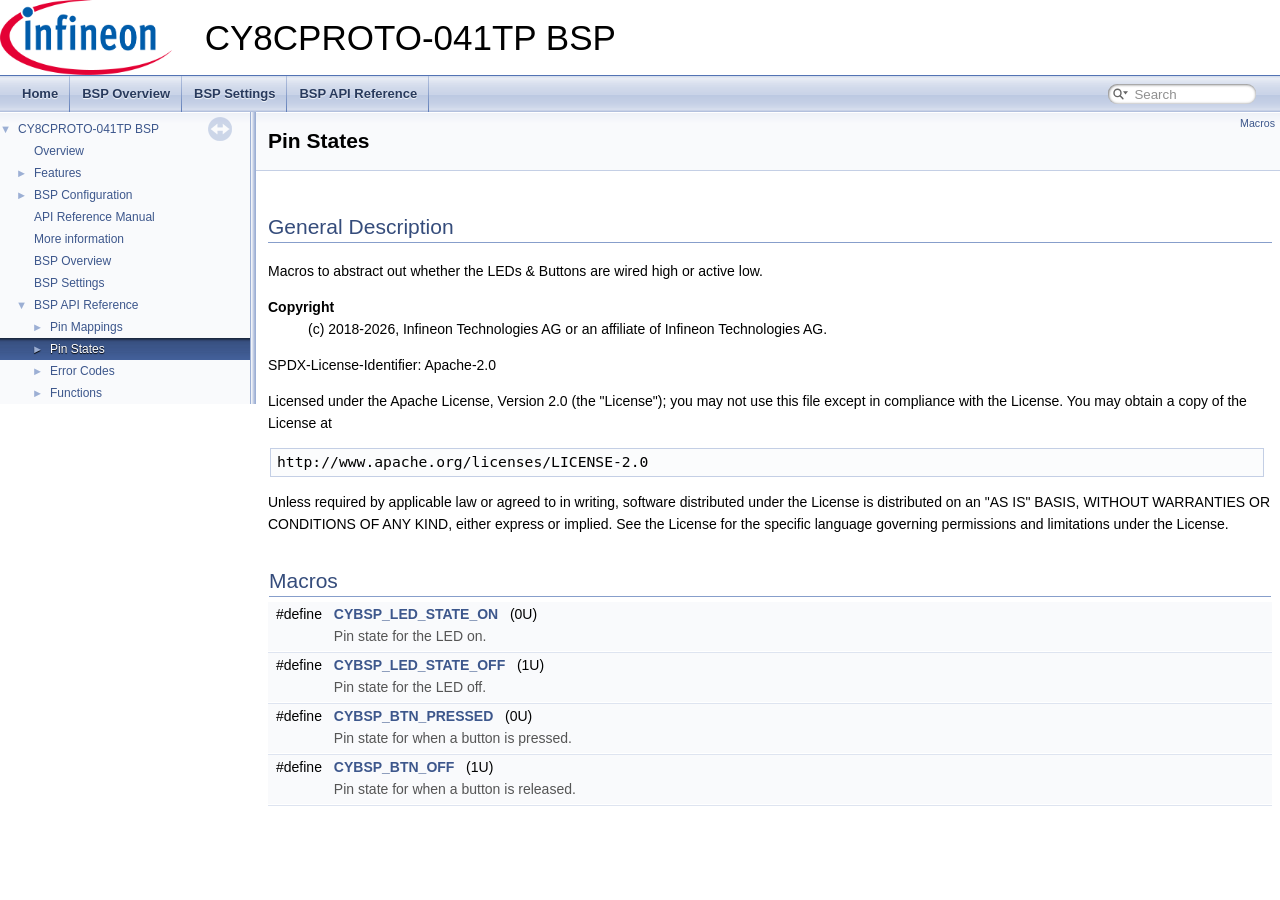
<file: firmware/touch_psoc4/bsps/TARGET_APP_CY8CPROTO-041TP/docs/html/group__group__bsp__pin__state.html>
<!-- HTML header for doxygen 1.8.13-->
<!DOCTYPE html PUBLIC "-//W3C//DTD XHTML 1.0 Transitional//EN" "http://www.w3.org/TR/xhtml1/DTD/xhtml1-transitional.dtd">
<html xmlns="http://www.w3.org/1999/xhtml">
<head>
<meta http-equiv="Content-Type" content="text/xhtml;charset=UTF-8"/>
<meta http-equiv="X-UA-Compatible" content="IE=9"/>
<meta name="generator" content="Doxygen 1.9.1"/>
<meta name="viewport" content="width=device-width, initial-scale=1"/>
<title>CY8CPROTO-041TP BSP</title>
<link href="tabs.css" rel="stylesheet" type="text/css"/>
<script type="text/javascript" src="jquery.js"></script>
<script type="text/javascript" src="dynsections.js"></script>
<link href="navtree.css" rel="stylesheet" type="text/css"/>
<script type="text/javascript" src="resize.js"></script>
<script type="text/javascript" src="navtreedata.js"></script>
<script type="text/javascript" src="navtree.js"></script>
<link href="search/search.css" rel="stylesheet" type="text/css"/>
<script type="text/javascript" src="search/searchdata.js"></script>
<script type="text/javascript" src="search/search.js"></script>
<link href="doxygen_style.css" rel="stylesheet" type="text/css" />
</head>
<body>
<div id="top"><!-- do not remove this div, it is closed by doxygen! -->
<div id="titlearea">
<table cellspacing="0" cellpadding="0">
 <tbody>
 <tr style="height: 56px;">
  <td id="projectlogo"><a href="http://www.cypress.com/"><img alt="Logo" src="logo.png"/></a></td>
  <td id="projectalign" style="padding-left: 0.5em;">
   <div id="projectname">CY8CPROTO-041TP BSP</div>
  </td>
 </tr>
 </tbody>
</table>
</div>
<!-- end header part -->
<!-- Generated by Doxygen 1.9.1 -->
<script type="text/javascript">
/* @license magnet:?xt=urn:btih:cf05388f2679ee054f2beb29a391d25f4e673ac3&amp;dn=gpl-2.0.txt GPL-v2 */
var searchBox = new SearchBox("searchBox", "search",false,'Search','.html');
/* @license-end */
</script>
<script type="text/javascript" src="menudata.js"></script>
<script type="text/javascript" src="menu.js"></script>
<script type="text/javascript">
/* @license magnet:?xt=urn:btih:cf05388f2679ee054f2beb29a391d25f4e673ac3&amp;dn=gpl-2.0.txt GPL-v2 */
$(function() {
  initMenu('',true,false,'search.php','Search');
  $(document).ready(function() { init_search(); });
});
/* @license-end */</script>
<div id="main-nav"></div>
</div><!-- top -->
<div id="side-nav" class="ui-resizable side-nav-resizable">
  <div id="nav-tree">
    <div id="nav-tree-contents">
      <div id="nav-sync" class="sync"></div>
    </div>
  </div>
  <div id="splitbar" style="-moz-user-select:none;" 
       class="ui-resizable-handle">
  </div>
</div>
<script type="text/javascript">
/* @license magnet:?xt=urn:btih:cf05388f2679ee054f2beb29a391d25f4e673ac3&amp;dn=gpl-2.0.txt GPL-v2 */
$(document).ready(function(){initNavTree('group__group__bsp__pin__state.html',''); initResizable(); });
/* @license-end */
</script>
<div id="doc-content">
<!-- window showing the filter options -->
<div id="MSearchSelectWindow"
     onmouseover="return searchBox.OnSearchSelectShow()"
     onmouseout="return searchBox.OnSearchSelectHide()"
     onkeydown="return searchBox.OnSearchSelectKey(event)">
</div>

<!-- iframe showing the search results (closed by default) -->
<div id="MSearchResultsWindow">
<iframe src="javascript:void(0)" frameborder="0" 
        name="MSearchResults" id="MSearchResults">
</iframe>
</div>

<div class="header">
  <div class="summary">
<a href="#define-members">Macros</a>  </div>
  <div class="headertitle">
<div class="title">Pin States</div>  </div>
</div><!--header-->
<div class="contents">
<a name="details" id="details"></a><h2 class="groupheader">General Description</h2>
<p>Macros to abstract out whether the LEDs &amp; Buttons are wired high or active low. </p>
<dl class="section copyright"><dt>Copyright</dt><dd>(c) 2018-2026, Infineon Technologies AG or an affiliate of Infineon Technologies AG.</dd></dl>
<p>SPDX-License-Identifier: Apache-2.0</p>
<p>Licensed under the Apache License, Version 2.0 (the "License"); you may not use this file except in compliance with the License. You may obtain a copy of the License at </p><pre class="fragment">http://www.apache.org/licenses/LICENSE-2.0
</pre><p> Unless required by applicable law or agreed to in writing, software distributed under the License is distributed on an "AS IS" BASIS, WITHOUT WARRANTIES OR CONDITIONS OF ANY KIND, either express or implied. See the License for the specific language governing permissions and limitations under the License. </p>
<table class="memberdecls">
<tr class="heading"><td colspan="2"><h2 class="groupheader"><a name="define-members"></a>
Macros</h2></td></tr>
<tr class="memitem:gaedfd071923034a335d143b7b64579169"><td class="memItemLeft" align="right" valign="top"><a id="gaedfd071923034a335d143b7b64579169"></a>
#define&#160;</td><td class="memItemRight" valign="bottom"><a class="el" href="group__group__bsp__pin__state.html#gaedfd071923034a335d143b7b64579169">CYBSP_LED_STATE_ON</a>&#160;&#160;&#160;(0U)</td></tr>
<tr class="memdesc:gaedfd071923034a335d143b7b64579169"><td class="mdescLeft">&#160;</td><td class="mdescRight">Pin state for the LED on. <br /></td></tr>
<tr class="separator:gaedfd071923034a335d143b7b64579169"><td class="memSeparator" colspan="2">&#160;</td></tr>
<tr class="memitem:ga31577fad7e20fcb174e2ecbea2dd063e"><td class="memItemLeft" align="right" valign="top"><a id="ga31577fad7e20fcb174e2ecbea2dd063e"></a>
#define&#160;</td><td class="memItemRight" valign="bottom"><a class="el" href="group__group__bsp__pin__state.html#ga31577fad7e20fcb174e2ecbea2dd063e">CYBSP_LED_STATE_OFF</a>&#160;&#160;&#160;(1U)</td></tr>
<tr class="memdesc:ga31577fad7e20fcb174e2ecbea2dd063e"><td class="mdescLeft">&#160;</td><td class="mdescRight">Pin state for the LED off. <br /></td></tr>
<tr class="separator:ga31577fad7e20fcb174e2ecbea2dd063e"><td class="memSeparator" colspan="2">&#160;</td></tr>
<tr class="memitem:ga7778aac7809929e1032f406b59cbad90"><td class="memItemLeft" align="right" valign="top"><a id="ga7778aac7809929e1032f406b59cbad90"></a>
#define&#160;</td><td class="memItemRight" valign="bottom"><a class="el" href="group__group__bsp__pin__state.html#ga7778aac7809929e1032f406b59cbad90">CYBSP_BTN_PRESSED</a>&#160;&#160;&#160;(0U)</td></tr>
<tr class="memdesc:ga7778aac7809929e1032f406b59cbad90"><td class="mdescLeft">&#160;</td><td class="mdescRight">Pin state for when a button is pressed. <br /></td></tr>
<tr class="separator:ga7778aac7809929e1032f406b59cbad90"><td class="memSeparator" colspan="2">&#160;</td></tr>
<tr class="memitem:gafb9176679302bc5b2e002ad7caa56b09"><td class="memItemLeft" align="right" valign="top"><a id="gafb9176679302bc5b2e002ad7caa56b09"></a>
#define&#160;</td><td class="memItemRight" valign="bottom"><a class="el" href="group__group__bsp__pin__state.html#gafb9176679302bc5b2e002ad7caa56b09">CYBSP_BTN_OFF</a>&#160;&#160;&#160;(1U)</td></tr>
<tr class="memdesc:gafb9176679302bc5b2e002ad7caa56b09"><td class="mdescLeft">&#160;</td><td class="mdescRight">Pin state for when a button is released. <br /></td></tr>
<tr class="separator:gafb9176679302bc5b2e002ad7caa56b09"><td class="memSeparator" colspan="2">&#160;</td></tr>
</table>
</div><!-- contents -->
</div><!-- doc-content -->
<!-- start footer part
<div id="nav-path" class="navpath">
    <ul>
        <li class="footer">
            Generated for <b>CY8CPROTO-041TP BSP</b> by <b>Cypress Semiconductor Corporation</b>.
            All rights reserved.
        </li>
    </ul>
</div>
-->
</body>
</html>
</file>
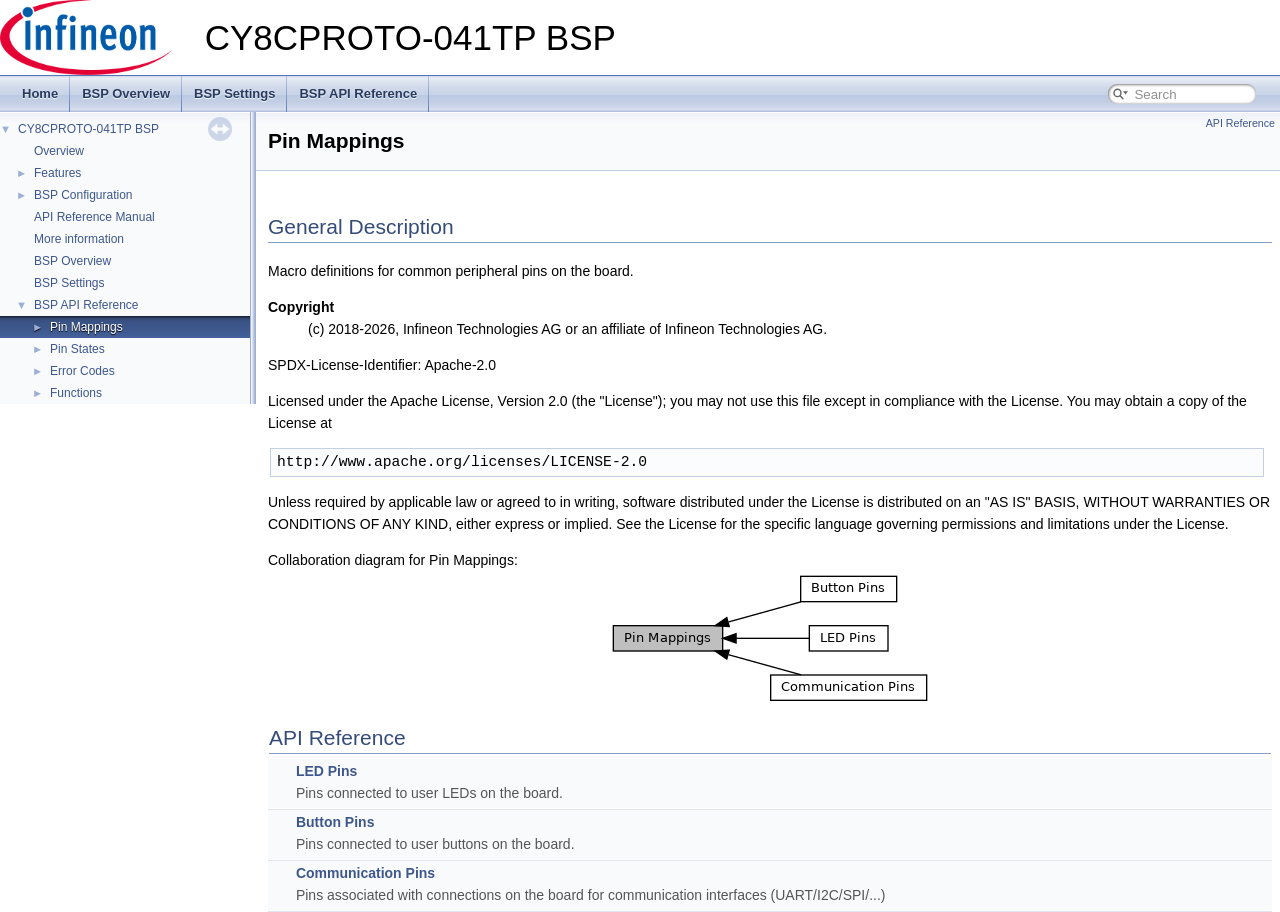
<file: firmware/touch_psoc4/bsps/TARGET_APP_CY8CPROTO-041TP/docs/html/group__group__bsp__pins.html>
<!-- HTML header for doxygen 1.8.13-->
<!DOCTYPE html PUBLIC "-//W3C//DTD XHTML 1.0 Transitional//EN" "http://www.w3.org/TR/xhtml1/DTD/xhtml1-transitional.dtd">
<html xmlns="http://www.w3.org/1999/xhtml">
<head>
<meta http-equiv="Content-Type" content="text/xhtml;charset=UTF-8"/>
<meta http-equiv="X-UA-Compatible" content="IE=9"/>
<meta name="generator" content="Doxygen 1.9.1"/>
<meta name="viewport" content="width=device-width, initial-scale=1"/>
<title>CY8CPROTO-041TP BSP</title>
<link href="tabs.css" rel="stylesheet" type="text/css"/>
<script type="text/javascript" src="jquery.js"></script>
<script type="text/javascript" src="dynsections.js"></script>
<link href="navtree.css" rel="stylesheet" type="text/css"/>
<script type="text/javascript" src="resize.js"></script>
<script type="text/javascript" src="navtreedata.js"></script>
<script type="text/javascript" src="navtree.js"></script>
<link href="search/search.css" rel="stylesheet" type="text/css"/>
<script type="text/javascript" src="search/searchdata.js"></script>
<script type="text/javascript" src="search/search.js"></script>
<link href="doxygen_style.css" rel="stylesheet" type="text/css" />
</head>
<body>
<div id="top"><!-- do not remove this div, it is closed by doxygen! -->
<div id="titlearea">
<table cellspacing="0" cellpadding="0">
 <tbody>
 <tr style="height: 56px;">
  <td id="projectlogo"><a href="http://www.cypress.com/"><img alt="Logo" src="logo.png"/></a></td>
  <td id="projectalign" style="padding-left: 0.5em;">
   <div id="projectname">CY8CPROTO-041TP BSP</div>
  </td>
 </tr>
 </tbody>
</table>
</div>
<!-- end header part -->
<!-- Generated by Doxygen 1.9.1 -->
<script type="text/javascript">
/* @license magnet:?xt=urn:btih:cf05388f2679ee054f2beb29a391d25f4e673ac3&amp;dn=gpl-2.0.txt GPL-v2 */
var searchBox = new SearchBox("searchBox", "search",false,'Search','.html');
/* @license-end */
</script>
<script type="text/javascript" src="menudata.js"></script>
<script type="text/javascript" src="menu.js"></script>
<script type="text/javascript">
/* @license magnet:?xt=urn:btih:cf05388f2679ee054f2beb29a391d25f4e673ac3&amp;dn=gpl-2.0.txt GPL-v2 */
$(function() {
  initMenu('',true,false,'search.php','Search');
  $(document).ready(function() { init_search(); });
});
/* @license-end */</script>
<div id="main-nav"></div>
</div><!-- top -->
<div id="side-nav" class="ui-resizable side-nav-resizable">
  <div id="nav-tree">
    <div id="nav-tree-contents">
      <div id="nav-sync" class="sync"></div>
    </div>
  </div>
  <div id="splitbar" style="-moz-user-select:none;" 
       class="ui-resizable-handle">
  </div>
</div>
<script type="text/javascript">
/* @license magnet:?xt=urn:btih:cf05388f2679ee054f2beb29a391d25f4e673ac3&amp;dn=gpl-2.0.txt GPL-v2 */
$(document).ready(function(){initNavTree('group__group__bsp__pins.html',''); initResizable(); });
/* @license-end */
</script>
<div id="doc-content">
<!-- window showing the filter options -->
<div id="MSearchSelectWindow"
     onmouseover="return searchBox.OnSearchSelectShow()"
     onmouseout="return searchBox.OnSearchSelectHide()"
     onkeydown="return searchBox.OnSearchSelectKey(event)">
</div>

<!-- iframe showing the search results (closed by default) -->
<div id="MSearchResultsWindow">
<iframe src="javascript:void(0)" frameborder="0" 
        name="MSearchResults" id="MSearchResults">
</iframe>
</div>

<div class="header">
  <div class="summary">
<a href="#groups">API Reference</a>  </div>
  <div class="headertitle">
<div class="title">Pin Mappings</div>  </div>
</div><!--header-->
<div class="contents">
<a name="details" id="details"></a><h2 class="groupheader">General Description</h2>
<p>Macro definitions for common peripheral pins on the board. </p>
<dl class="section copyright"><dt>Copyright</dt><dd>(c) 2018-2026, Infineon Technologies AG or an affiliate of Infineon Technologies AG.</dd></dl>
<p>SPDX-License-Identifier: Apache-2.0</p>
<p>Licensed under the Apache License, Version 2.0 (the "License"); you may not use this file except in compliance with the License. You may obtain a copy of the License at </p><pre class="fragment">http://www.apache.org/licenses/LICENSE-2.0
</pre><p> Unless required by applicable law or agreed to in writing, software distributed under the License is distributed on an "AS IS" BASIS, WITHOUT WARRANTIES OR CONDITIONS OF ANY KIND, either express or implied. See the License for the specific language governing permissions and limitations under the License. </p>
<div class="dynheader">
Collaboration diagram for Pin Mappings:</div>
<div class="dyncontent">
<div class="center"><img src="group__group__bsp__pins.png" border="0" usemap="#agroup____group____bsp____pins" alt=""/></div>
<map name="agroup____group____bsp____pins" id="agroup____group____bsp____pins">
<area shape="rect" href="group__group__bsp__pins__btn.html" title="Pins connected to user buttons on the board." alt="" coords="193,5,289,31"/>
<area shape="rect" title="Macro definitions for common peripheral pins on the board." alt="" coords="5,55,115,80"/>
<area shape="rect" href="group__group__bsp__pins__led.html" title="Pins connected to user LEDs on the board." alt="" coords="201,55,280,80"/>
<area shape="rect" href="group__group__bsp__pins__comm.html" title="Pins associated with connections on the board for communication interfaces (UART/I2C/SPI/...." alt="" coords="163,104,319,129"/>
</map>
</div>
<table class="memberdecls">
<tr class="heading"><td colspan="2"><h2 class="groupheader"><a name="groups"></a>
API Reference</h2></td></tr>
<tr class="memitem:group__group__bsp__pins__led"><td class="memItemLeft" align="right" valign="top">&#160;</td><td class="memItemRight" valign="bottom"><a class="el" href="group__group__bsp__pins__led.html">LED Pins</a></td></tr>
<tr class="memdesc:group__group__bsp__pins__led"><td class="mdescLeft">&#160;</td><td class="mdescRight">Pins connected to user LEDs on the board. <br /></td></tr>
<tr class="separator:"><td class="memSeparator" colspan="2">&#160;</td></tr>
<tr class="memitem:group__group__bsp__pins__btn"><td class="memItemLeft" align="right" valign="top">&#160;</td><td class="memItemRight" valign="bottom"><a class="el" href="group__group__bsp__pins__btn.html">Button Pins</a></td></tr>
<tr class="memdesc:group__group__bsp__pins__btn"><td class="mdescLeft">&#160;</td><td class="mdescRight">Pins connected to user buttons on the board. <br /></td></tr>
<tr class="separator:"><td class="memSeparator" colspan="2">&#160;</td></tr>
<tr class="memitem:group__group__bsp__pins__comm"><td class="memItemLeft" align="right" valign="top">&#160;</td><td class="memItemRight" valign="bottom"><a class="el" href="group__group__bsp__pins__comm.html">Communication Pins</a></td></tr>
<tr class="memdesc:group__group__bsp__pins__comm"><td class="mdescLeft">&#160;</td><td class="mdescRight">Pins associated with connections on the board for communication interfaces (UART/I2C/SPI/...) <br /></td></tr>
<tr class="separator:"><td class="memSeparator" colspan="2">&#160;</td></tr>
</table>
</div><!-- contents -->
</div><!-- doc-content -->
<!-- start footer part
<div id="nav-path" class="navpath">
    <ul>
        <li class="footer">
            Generated for <b>CY8CPROTO-041TP BSP</b> by <b>Cypress Semiconductor Corporation</b>.
            All rights reserved.
        </li>
    </ul>
</div>
-->
</body>
</html>
</file>
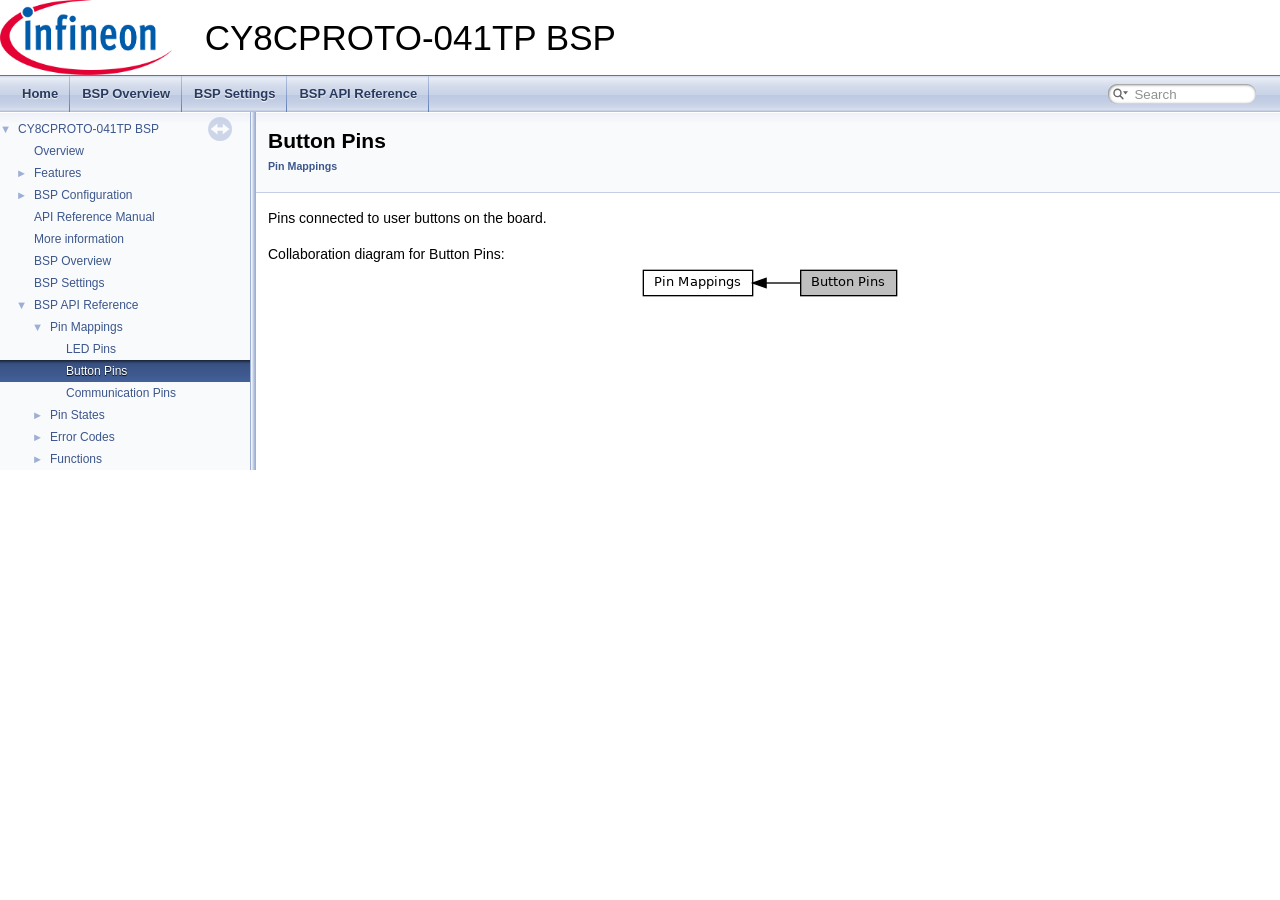
<file: firmware/touch_psoc4/bsps/TARGET_APP_CY8CPROTO-041TP/docs/html/group__group__bsp__pins__btn.html>
<!-- HTML header for doxygen 1.8.13-->
<!DOCTYPE html PUBLIC "-//W3C//DTD XHTML 1.0 Transitional//EN" "http://www.w3.org/TR/xhtml1/DTD/xhtml1-transitional.dtd">
<html xmlns="http://www.w3.org/1999/xhtml">
<head>
<meta http-equiv="Content-Type" content="text/xhtml;charset=UTF-8"/>
<meta http-equiv="X-UA-Compatible" content="IE=9"/>
<meta name="generator" content="Doxygen 1.9.1"/>
<meta name="viewport" content="width=device-width, initial-scale=1"/>
<title>CY8CPROTO-041TP BSP</title>
<link href="tabs.css" rel="stylesheet" type="text/css"/>
<script type="text/javascript" src="jquery.js"></script>
<script type="text/javascript" src="dynsections.js"></script>
<link href="navtree.css" rel="stylesheet" type="text/css"/>
<script type="text/javascript" src="resize.js"></script>
<script type="text/javascript" src="navtreedata.js"></script>
<script type="text/javascript" src="navtree.js"></script>
<link href="search/search.css" rel="stylesheet" type="text/css"/>
<script type="text/javascript" src="search/searchdata.js"></script>
<script type="text/javascript" src="search/search.js"></script>
<link href="doxygen_style.css" rel="stylesheet" type="text/css" />
</head>
<body>
<div id="top"><!-- do not remove this div, it is closed by doxygen! -->
<div id="titlearea">
<table cellspacing="0" cellpadding="0">
 <tbody>
 <tr style="height: 56px;">
  <td id="projectlogo"><a href="http://www.cypress.com/"><img alt="Logo" src="logo.png"/></a></td>
  <td id="projectalign" style="padding-left: 0.5em;">
   <div id="projectname">CY8CPROTO-041TP BSP</div>
  </td>
 </tr>
 </tbody>
</table>
</div>
<!-- end header part -->
<!-- Generated by Doxygen 1.9.1 -->
<script type="text/javascript">
/* @license magnet:?xt=urn:btih:cf05388f2679ee054f2beb29a391d25f4e673ac3&amp;dn=gpl-2.0.txt GPL-v2 */
var searchBox = new SearchBox("searchBox", "search",false,'Search','.html');
/* @license-end */
</script>
<script type="text/javascript" src="menudata.js"></script>
<script type="text/javascript" src="menu.js"></script>
<script type="text/javascript">
/* @license magnet:?xt=urn:btih:cf05388f2679ee054f2beb29a391d25f4e673ac3&amp;dn=gpl-2.0.txt GPL-v2 */
$(function() {
  initMenu('',true,false,'search.php','Search');
  $(document).ready(function() { init_search(); });
});
/* @license-end */</script>
<div id="main-nav"></div>
</div><!-- top -->
<div id="side-nav" class="ui-resizable side-nav-resizable">
  <div id="nav-tree">
    <div id="nav-tree-contents">
      <div id="nav-sync" class="sync"></div>
    </div>
  </div>
  <div id="splitbar" style="-moz-user-select:none;" 
       class="ui-resizable-handle">
  </div>
</div>
<script type="text/javascript">
/* @license magnet:?xt=urn:btih:cf05388f2679ee054f2beb29a391d25f4e673ac3&amp;dn=gpl-2.0.txt GPL-v2 */
$(document).ready(function(){initNavTree('group__group__bsp__pins__btn.html',''); initResizable(); });
/* @license-end */
</script>
<div id="doc-content">
<!-- window showing the filter options -->
<div id="MSearchSelectWindow"
     onmouseover="return searchBox.OnSearchSelectShow()"
     onmouseout="return searchBox.OnSearchSelectHide()"
     onkeydown="return searchBox.OnSearchSelectKey(event)">
</div>

<!-- iframe showing the search results (closed by default) -->
<div id="MSearchResultsWindow">
<iframe src="javascript:void(0)" frameborder="0" 
        name="MSearchResults" id="MSearchResults">
</iframe>
</div>

<div class="header">
  <div class="headertitle">
<div class="title">Button Pins<div class="ingroups"><a class="el" href="group__group__bsp__pins.html">Pin Mappings</a></div></div>  </div>
</div><!--header-->
<div class="contents">
<p>Pins connected to user buttons on the board. </p>
<div class="dynheader">
Collaboration diagram for Button Pins:</div>
<div class="dyncontent">
<div class="center"><img src="group__group__bsp__pins__btn.png" border="0" usemap="#agroup____group____bsp____pins____btn" alt=""/></div>
<map name="agroup____group____bsp____pins____btn" id="agroup____group____bsp____pins____btn">
<area shape="rect" title="Pins connected to user buttons on the board." alt="" coords="163,5,259,31"/>
<area shape="rect" href="group__group__bsp__pins.html" title="Macro definitions for common peripheral pins on the board." alt="" coords="5,5,115,31"/>
</map>
</div>
</div><!-- contents -->
</div><!-- doc-content -->
<!-- start footer part
<div id="nav-path" class="navpath">
    <ul>
        <li class="footer">
            Generated for <b>CY8CPROTO-041TP BSP</b> by <b>Cypress Semiconductor Corporation</b>.
            All rights reserved.
        </li>
    </ul>
</div>
-->
</body>
</html>
</file>
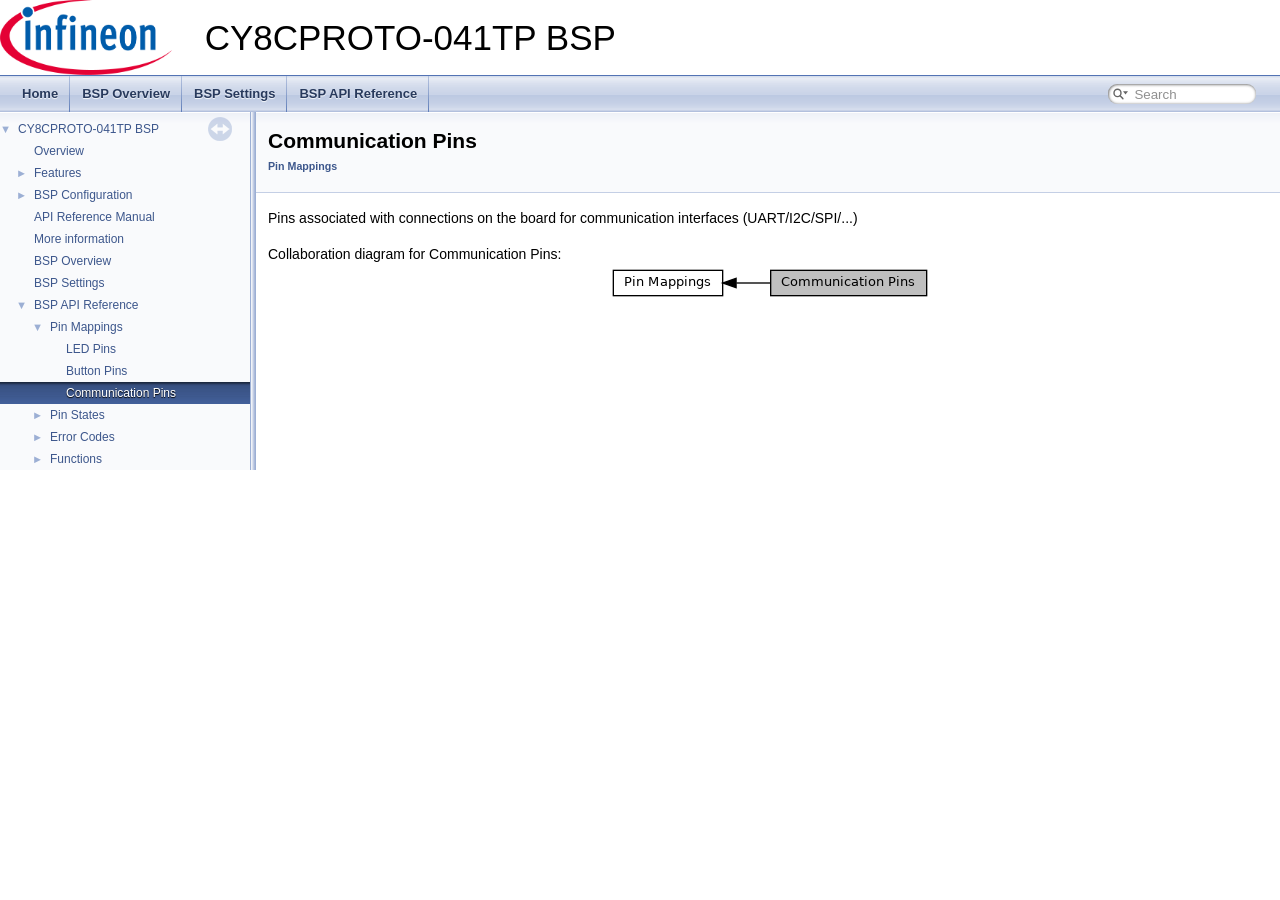
<file: firmware/touch_psoc4/bsps/TARGET_APP_CY8CPROTO-041TP/docs/html/group__group__bsp__pins__comm.html>
<!-- HTML header for doxygen 1.8.13-->
<!DOCTYPE html PUBLIC "-//W3C//DTD XHTML 1.0 Transitional//EN" "http://www.w3.org/TR/xhtml1/DTD/xhtml1-transitional.dtd">
<html xmlns="http://www.w3.org/1999/xhtml">
<head>
<meta http-equiv="Content-Type" content="text/xhtml;charset=UTF-8"/>
<meta http-equiv="X-UA-Compatible" content="IE=9"/>
<meta name="generator" content="Doxygen 1.9.1"/>
<meta name="viewport" content="width=device-width, initial-scale=1"/>
<title>CY8CPROTO-041TP BSP</title>
<link href="tabs.css" rel="stylesheet" type="text/css"/>
<script type="text/javascript" src="jquery.js"></script>
<script type="text/javascript" src="dynsections.js"></script>
<link href="navtree.css" rel="stylesheet" type="text/css"/>
<script type="text/javascript" src="resize.js"></script>
<script type="text/javascript" src="navtreedata.js"></script>
<script type="text/javascript" src="navtree.js"></script>
<link href="search/search.css" rel="stylesheet" type="text/css"/>
<script type="text/javascript" src="search/searchdata.js"></script>
<script type="text/javascript" src="search/search.js"></script>
<link href="doxygen_style.css" rel="stylesheet" type="text/css" />
</head>
<body>
<div id="top"><!-- do not remove this div, it is closed by doxygen! -->
<div id="titlearea">
<table cellspacing="0" cellpadding="0">
 <tbody>
 <tr style="height: 56px;">
  <td id="projectlogo"><a href="http://www.cypress.com/"><img alt="Logo" src="logo.png"/></a></td>
  <td id="projectalign" style="padding-left: 0.5em;">
   <div id="projectname">CY8CPROTO-041TP BSP</div>
  </td>
 </tr>
 </tbody>
</table>
</div>
<!-- end header part -->
<!-- Generated by Doxygen 1.9.1 -->
<script type="text/javascript">
/* @license magnet:?xt=urn:btih:cf05388f2679ee054f2beb29a391d25f4e673ac3&amp;dn=gpl-2.0.txt GPL-v2 */
var searchBox = new SearchBox("searchBox", "search",false,'Search','.html');
/* @license-end */
</script>
<script type="text/javascript" src="menudata.js"></script>
<script type="text/javascript" src="menu.js"></script>
<script type="text/javascript">
/* @license magnet:?xt=urn:btih:cf05388f2679ee054f2beb29a391d25f4e673ac3&amp;dn=gpl-2.0.txt GPL-v2 */
$(function() {
  initMenu('',true,false,'search.php','Search');
  $(document).ready(function() { init_search(); });
});
/* @license-end */</script>
<div id="main-nav"></div>
</div><!-- top -->
<div id="side-nav" class="ui-resizable side-nav-resizable">
  <div id="nav-tree">
    <div id="nav-tree-contents">
      <div id="nav-sync" class="sync"></div>
    </div>
  </div>
  <div id="splitbar" style="-moz-user-select:none;" 
       class="ui-resizable-handle">
  </div>
</div>
<script type="text/javascript">
/* @license magnet:?xt=urn:btih:cf05388f2679ee054f2beb29a391d25f4e673ac3&amp;dn=gpl-2.0.txt GPL-v2 */
$(document).ready(function(){initNavTree('group__group__bsp__pins__comm.html',''); initResizable(); });
/* @license-end */
</script>
<div id="doc-content">
<!-- window showing the filter options -->
<div id="MSearchSelectWindow"
     onmouseover="return searchBox.OnSearchSelectShow()"
     onmouseout="return searchBox.OnSearchSelectHide()"
     onkeydown="return searchBox.OnSearchSelectKey(event)">
</div>

<!-- iframe showing the search results (closed by default) -->
<div id="MSearchResultsWindow">
<iframe src="javascript:void(0)" frameborder="0" 
        name="MSearchResults" id="MSearchResults">
</iframe>
</div>

<div class="header">
  <div class="headertitle">
<div class="title">Communication Pins<div class="ingroups"><a class="el" href="group__group__bsp__pins.html">Pin Mappings</a></div></div>  </div>
</div><!--header-->
<div class="contents">
<p>Pins associated with connections on the board for communication interfaces (UART/I2C/SPI/...) </p>
<div class="dynheader">
Collaboration diagram for Communication Pins:</div>
<div class="dyncontent">
<div class="center"><img src="group__group__bsp__pins__comm.png" border="0" usemap="#agroup____group____bsp____pins____comm" alt=""/></div>
<map name="agroup____group____bsp____pins____comm" id="agroup____group____bsp____pins____comm">
<area shape="rect" href="group__group__bsp__pins.html" title="Macro definitions for common peripheral pins on the board." alt="" coords="5,5,115,31"/>
<area shape="rect" title="Pins associated with connections on the board for communication interfaces (UART/I2C/SPI/...." alt="" coords="163,5,319,31"/>
</map>
</div>
</div><!-- contents -->
</div><!-- doc-content -->
<!-- start footer part
<div id="nav-path" class="navpath">
    <ul>
        <li class="footer">
            Generated for <b>CY8CPROTO-041TP BSP</b> by <b>Cypress Semiconductor Corporation</b>.
            All rights reserved.
        </li>
    </ul>
</div>
-->
</body>
</html>
</file>
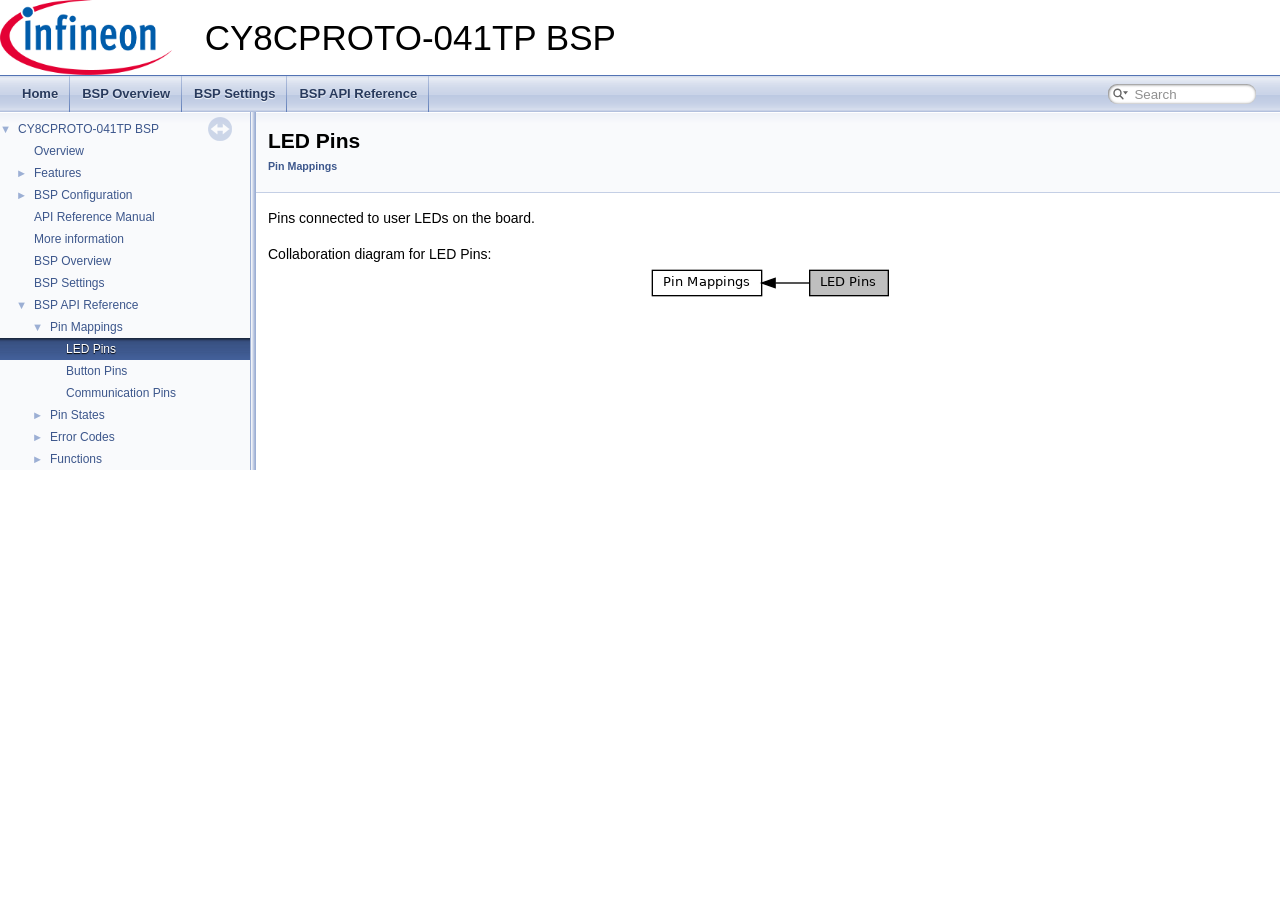
<file: firmware/touch_psoc4/bsps/TARGET_APP_CY8CPROTO-041TP/docs/html/group__group__bsp__pins__led.html>
<!-- HTML header for doxygen 1.8.13-->
<!DOCTYPE html PUBLIC "-//W3C//DTD XHTML 1.0 Transitional//EN" "http://www.w3.org/TR/xhtml1/DTD/xhtml1-transitional.dtd">
<html xmlns="http://www.w3.org/1999/xhtml">
<head>
<meta http-equiv="Content-Type" content="text/xhtml;charset=UTF-8"/>
<meta http-equiv="X-UA-Compatible" content="IE=9"/>
<meta name="generator" content="Doxygen 1.9.1"/>
<meta name="viewport" content="width=device-width, initial-scale=1"/>
<title>CY8CPROTO-041TP BSP</title>
<link href="tabs.css" rel="stylesheet" type="text/css"/>
<script type="text/javascript" src="jquery.js"></script>
<script type="text/javascript" src="dynsections.js"></script>
<link href="navtree.css" rel="stylesheet" type="text/css"/>
<script type="text/javascript" src="resize.js"></script>
<script type="text/javascript" src="navtreedata.js"></script>
<script type="text/javascript" src="navtree.js"></script>
<link href="search/search.css" rel="stylesheet" type="text/css"/>
<script type="text/javascript" src="search/searchdata.js"></script>
<script type="text/javascript" src="search/search.js"></script>
<link href="doxygen_style.css" rel="stylesheet" type="text/css" />
</head>
<body>
<div id="top"><!-- do not remove this div, it is closed by doxygen! -->
<div id="titlearea">
<table cellspacing="0" cellpadding="0">
 <tbody>
 <tr style="height: 56px;">
  <td id="projectlogo"><a href="http://www.cypress.com/"><img alt="Logo" src="logo.png"/></a></td>
  <td id="projectalign" style="padding-left: 0.5em;">
   <div id="projectname">CY8CPROTO-041TP BSP</div>
  </td>
 </tr>
 </tbody>
</table>
</div>
<!-- end header part -->
<!-- Generated by Doxygen 1.9.1 -->
<script type="text/javascript">
/* @license magnet:?xt=urn:btih:cf05388f2679ee054f2beb29a391d25f4e673ac3&amp;dn=gpl-2.0.txt GPL-v2 */
var searchBox = new SearchBox("searchBox", "search",false,'Search','.html');
/* @license-end */
</script>
<script type="text/javascript" src="menudata.js"></script>
<script type="text/javascript" src="menu.js"></script>
<script type="text/javascript">
/* @license magnet:?xt=urn:btih:cf05388f2679ee054f2beb29a391d25f4e673ac3&amp;dn=gpl-2.0.txt GPL-v2 */
$(function() {
  initMenu('',true,false,'search.php','Search');
  $(document).ready(function() { init_search(); });
});
/* @license-end */</script>
<div id="main-nav"></div>
</div><!-- top -->
<div id="side-nav" class="ui-resizable side-nav-resizable">
  <div id="nav-tree">
    <div id="nav-tree-contents">
      <div id="nav-sync" class="sync"></div>
    </div>
  </div>
  <div id="splitbar" style="-moz-user-select:none;" 
       class="ui-resizable-handle">
  </div>
</div>
<script type="text/javascript">
/* @license magnet:?xt=urn:btih:cf05388f2679ee054f2beb29a391d25f4e673ac3&amp;dn=gpl-2.0.txt GPL-v2 */
$(document).ready(function(){initNavTree('group__group__bsp__pins__led.html',''); initResizable(); });
/* @license-end */
</script>
<div id="doc-content">
<!-- window showing the filter options -->
<div id="MSearchSelectWindow"
     onmouseover="return searchBox.OnSearchSelectShow()"
     onmouseout="return searchBox.OnSearchSelectHide()"
     onkeydown="return searchBox.OnSearchSelectKey(event)">
</div>

<!-- iframe showing the search results (closed by default) -->
<div id="MSearchResultsWindow">
<iframe src="javascript:void(0)" frameborder="0" 
        name="MSearchResults" id="MSearchResults">
</iframe>
</div>

<div class="header">
  <div class="headertitle">
<div class="title">LED Pins<div class="ingroups"><a class="el" href="group__group__bsp__pins.html">Pin Mappings</a></div></div>  </div>
</div><!--header-->
<div class="contents">
<p>Pins connected to user LEDs on the board. </p>
<div class="dynheader">
Collaboration diagram for LED Pins:</div>
<div class="dyncontent">
<div class="center"><img src="group__group__bsp__pins__led.png" border="0" usemap="#agroup____group____bsp____pins____led" alt=""/></div>
<map name="agroup____group____bsp____pins____led" id="agroup____group____bsp____pins____led">
<area shape="rect" href="group__group__bsp__pins.html" title="Macro definitions for common peripheral pins on the board." alt="" coords="5,5,115,31"/>
<area shape="rect" title="Pins connected to user LEDs on the board." alt="" coords="163,5,241,31"/>
</map>
</div>
</div><!-- contents -->
</div><!-- doc-content -->
<!-- start footer part
<div id="nav-path" class="navpath">
    <ul>
        <li class="footer">
            Generated for <b>CY8CPROTO-041TP BSP</b> by <b>Cypress Semiconductor Corporation</b>.
            All rights reserved.
        </li>
    </ul>
</div>
-->
</body>
</html>
</file>
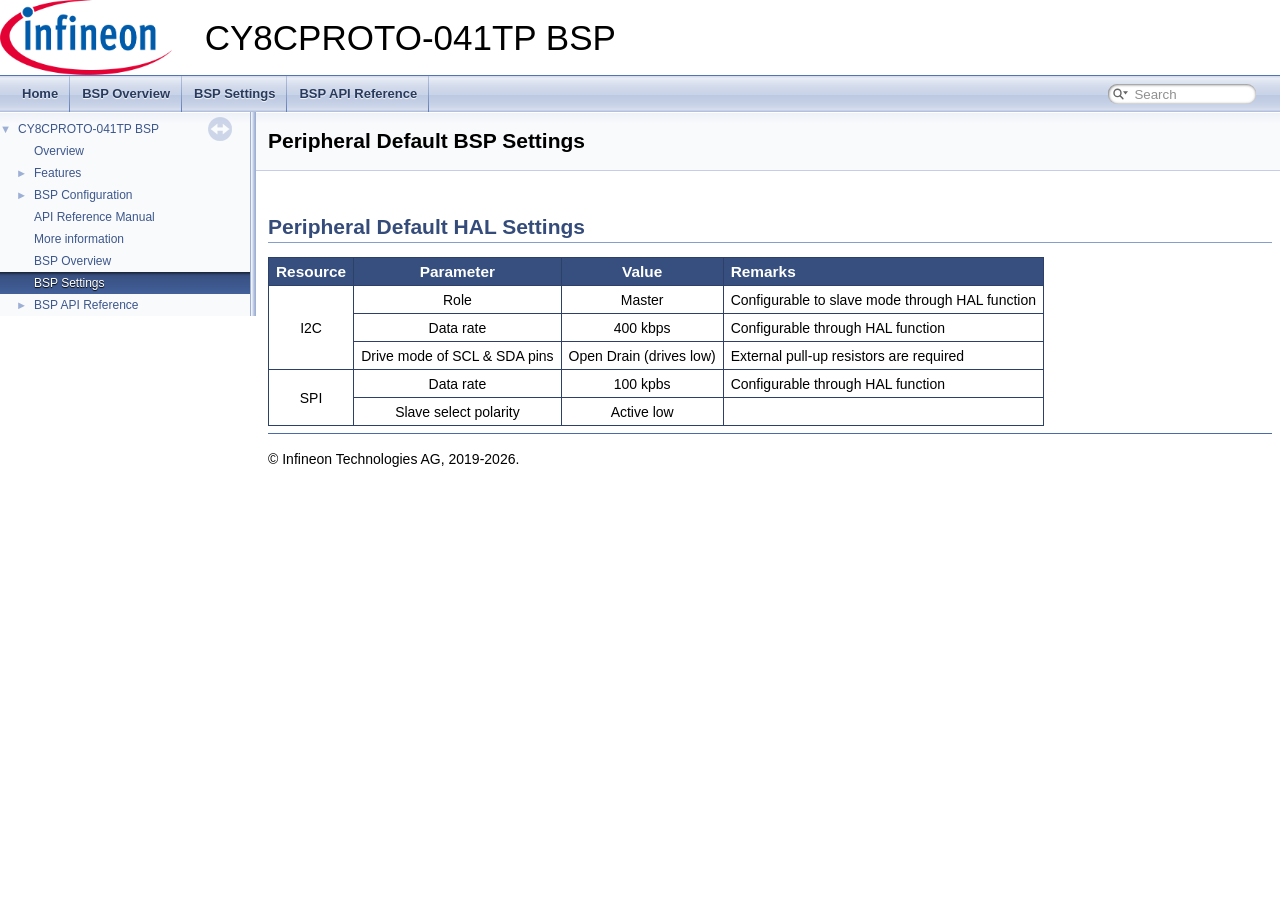
<file: firmware/touch_psoc4/bsps/TARGET_APP_CY8CPROTO-041TP/docs/html/md_bsp_settings.html>
<!-- HTML header for doxygen 1.8.13-->
<!DOCTYPE html PUBLIC "-//W3C//DTD XHTML 1.0 Transitional//EN" "http://www.w3.org/TR/xhtml1/DTD/xhtml1-transitional.dtd">
<html xmlns="http://www.w3.org/1999/xhtml">
<head>
<meta http-equiv="Content-Type" content="text/xhtml;charset=UTF-8"/>
<meta http-equiv="X-UA-Compatible" content="IE=9"/>
<meta name="generator" content="Doxygen 1.9.1"/>
<meta name="viewport" content="width=device-width, initial-scale=1"/>
<title>CY8CPROTO-041TP BSP</title>
<link href="tabs.css" rel="stylesheet" type="text/css"/>
<script type="text/javascript" src="jquery.js"></script>
<script type="text/javascript" src="dynsections.js"></script>
<link href="navtree.css" rel="stylesheet" type="text/css"/>
<script type="text/javascript" src="resize.js"></script>
<script type="text/javascript" src="navtreedata.js"></script>
<script type="text/javascript" src="navtree.js"></script>
<link href="search/search.css" rel="stylesheet" type="text/css"/>
<script type="text/javascript" src="search/searchdata.js"></script>
<script type="text/javascript" src="search/search.js"></script>
<link href="doxygen_style.css" rel="stylesheet" type="text/css" />
</head>
<body>
<div id="top"><!-- do not remove this div, it is closed by doxygen! -->
<div id="titlearea">
<table cellspacing="0" cellpadding="0">
 <tbody>
 <tr style="height: 56px;">
  <td id="projectlogo"><a href="http://www.cypress.com/"><img alt="Logo" src="logo.png"/></a></td>
  <td id="projectalign" style="padding-left: 0.5em;">
   <div id="projectname">CY8CPROTO-041TP BSP</div>
  </td>
 </tr>
 </tbody>
</table>
</div>
<!-- end header part -->
<!-- Generated by Doxygen 1.9.1 -->
<script type="text/javascript">
/* @license magnet:?xt=urn:btih:cf05388f2679ee054f2beb29a391d25f4e673ac3&amp;dn=gpl-2.0.txt GPL-v2 */
var searchBox = new SearchBox("searchBox", "search",false,'Search','.html');
/* @license-end */
</script>
<script type="text/javascript" src="menudata.js"></script>
<script type="text/javascript" src="menu.js"></script>
<script type="text/javascript">
/* @license magnet:?xt=urn:btih:cf05388f2679ee054f2beb29a391d25f4e673ac3&amp;dn=gpl-2.0.txt GPL-v2 */
$(function() {
  initMenu('',true,false,'search.php','Search');
  $(document).ready(function() { init_search(); });
});
/* @license-end */</script>
<div id="main-nav"></div>
</div><!-- top -->
<div id="side-nav" class="ui-resizable side-nav-resizable">
  <div id="nav-tree">
    <div id="nav-tree-contents">
      <div id="nav-sync" class="sync"></div>
    </div>
  </div>
  <div id="splitbar" style="-moz-user-select:none;" 
       class="ui-resizable-handle">
  </div>
</div>
<script type="text/javascript">
/* @license magnet:?xt=urn:btih:cf05388f2679ee054f2beb29a391d25f4e673ac3&amp;dn=gpl-2.0.txt GPL-v2 */
$(document).ready(function(){initNavTree('md_bsp_settings.html',''); initResizable(); });
/* @license-end */
</script>
<div id="doc-content">
<!-- window showing the filter options -->
<div id="MSearchSelectWindow"
     onmouseover="return searchBox.OnSearchSelectShow()"
     onmouseout="return searchBox.OnSearchSelectHide()"
     onkeydown="return searchBox.OnSearchSelectKey(event)">
</div>

<!-- iframe showing the search results (closed by default) -->
<div id="MSearchResultsWindow">
<iframe src="javascript:void(0)" frameborder="0" 
        name="MSearchResults" id="MSearchResults">
</iframe>
</div>

<div class="PageDoc"><div class="header">
  <div class="headertitle">
<div class="title">Peripheral Default BSP Settings </div>  </div>
</div><!--header-->
<div class="contents">
<div class="textblock"><h1><a class="anchor" id="autotoc_md16"></a>
Peripheral Default HAL Settings</h1>
<table class="markdownTable">
<tr class="markdownTableHead">
<th class="markdownTableHeadCenter">Resource   </th><th class="markdownTableHeadCenter">Parameter   </th><th class="markdownTableHeadCenter">Value   </th><th class="markdownTableHeadLeft">Remarks    </th></tr>
<tr class="markdownTableRowOdd">
<td class="markdownTableBodyCenter" rowspan="3">I2C   </td><td class="markdownTableBodyCenter">Role   </td><td class="markdownTableBodyCenter">Master   </td><td class="markdownTableBodyLeft">Configurable to slave mode through HAL function    </td></tr>
<tr class="markdownTableRowEven">
<td class="markdownTableBodyCenter">Data rate   </td><td class="markdownTableBodyCenter">400 kbps   </td><td class="markdownTableBodyLeft">Configurable through HAL function    </td></tr>
<tr class="markdownTableRowOdd">
<td class="markdownTableBodyCenter">Drive mode of SCL &amp; SDA pins   </td><td class="markdownTableBodyCenter">Open Drain (drives low)   </td><td class="markdownTableBodyLeft">External pull-up resistors are required    </td></tr>
<tr class="markdownTableRowEven">
<td class="markdownTableBodyCenter" rowspan="2">SPI   </td><td class="markdownTableBodyCenter">Data rate   </td><td class="markdownTableBodyCenter">100 kpbs   </td><td class="markdownTableBodyLeft">Configurable through HAL function    </td></tr>
<tr class="markdownTableRowOdd">
<td class="markdownTableBodyCenter">Slave select polarity   </td><td class="markdownTableBodyCenter">Active low   </td><td class="markdownTableBodyLeft"></td></tr>
</table>
<hr  />
<p> © Infineon Technologies AG, 2019-2026. </p>
</div></div><!-- contents -->
</div><!-- PageDoc -->
</div><!-- doc-content -->
<!-- start footer part
<div id="nav-path" class="navpath">
    <ul>
        <li class="footer">
            Generated for <b>CY8CPROTO-041TP BSP</b> by <b>Cypress Semiconductor Corporation</b>.
            All rights reserved.
        </li>
    </ul>
</div>
-->
</body>
</html>
</file>
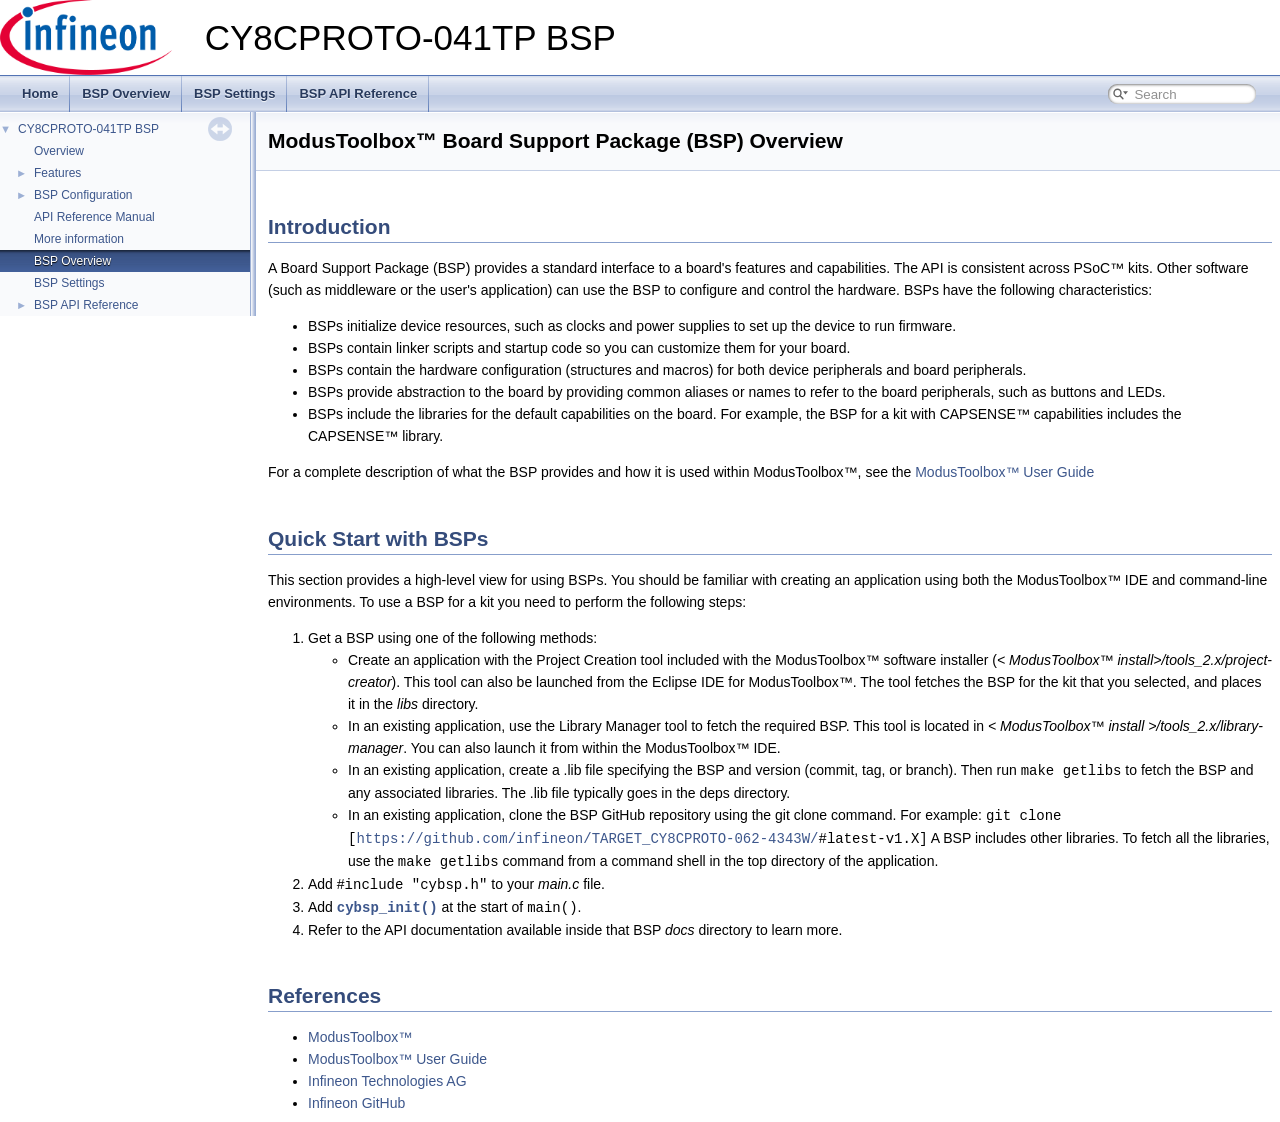
<file: firmware/touch_psoc4/bsps/TARGET_APP_CY8CPROTO-041TP/docs/html/md_source_bsps_mt_bsp_user_guide.html>
<!-- HTML header for doxygen 1.8.13-->
<!DOCTYPE html PUBLIC "-//W3C//DTD XHTML 1.0 Transitional//EN" "http://www.w3.org/TR/xhtml1/DTD/xhtml1-transitional.dtd">
<html xmlns="http://www.w3.org/1999/xhtml">
<head>
<meta http-equiv="Content-Type" content="text/xhtml;charset=UTF-8"/>
<meta http-equiv="X-UA-Compatible" content="IE=9"/>
<meta name="generator" content="Doxygen 1.9.1"/>
<meta name="viewport" content="width=device-width, initial-scale=1"/>
<title>CY8CPROTO-041TP BSP</title>
<link href="tabs.css" rel="stylesheet" type="text/css"/>
<script type="text/javascript" src="jquery.js"></script>
<script type="text/javascript" src="dynsections.js"></script>
<link href="navtree.css" rel="stylesheet" type="text/css"/>
<script type="text/javascript" src="resize.js"></script>
<script type="text/javascript" src="navtreedata.js"></script>
<script type="text/javascript" src="navtree.js"></script>
<link href="search/search.css" rel="stylesheet" type="text/css"/>
<script type="text/javascript" src="search/searchdata.js"></script>
<script type="text/javascript" src="search/search.js"></script>
<link href="doxygen_style.css" rel="stylesheet" type="text/css" />
</head>
<body>
<div id="top"><!-- do not remove this div, it is closed by doxygen! -->
<div id="titlearea">
<table cellspacing="0" cellpadding="0">
 <tbody>
 <tr style="height: 56px;">
  <td id="projectlogo"><a href="http://www.cypress.com/"><img alt="Logo" src="logo.png"/></a></td>
  <td id="projectalign" style="padding-left: 0.5em;">
   <div id="projectname">CY8CPROTO-041TP BSP</div>
  </td>
 </tr>
 </tbody>
</table>
</div>
<!-- end header part -->
<!-- Generated by Doxygen 1.9.1 -->
<script type="text/javascript">
/* @license magnet:?xt=urn:btih:cf05388f2679ee054f2beb29a391d25f4e673ac3&amp;dn=gpl-2.0.txt GPL-v2 */
var searchBox = new SearchBox("searchBox", "search",false,'Search','.html');
/* @license-end */
</script>
<script type="text/javascript" src="menudata.js"></script>
<script type="text/javascript" src="menu.js"></script>
<script type="text/javascript">
/* @license magnet:?xt=urn:btih:cf05388f2679ee054f2beb29a391d25f4e673ac3&amp;dn=gpl-2.0.txt GPL-v2 */
$(function() {
  initMenu('',true,false,'search.php','Search');
  $(document).ready(function() { init_search(); });
});
/* @license-end */</script>
<div id="main-nav"></div>
</div><!-- top -->
<div id="side-nav" class="ui-resizable side-nav-resizable">
  <div id="nav-tree">
    <div id="nav-tree-contents">
      <div id="nav-sync" class="sync"></div>
    </div>
  </div>
  <div id="splitbar" style="-moz-user-select:none;" 
       class="ui-resizable-handle">
  </div>
</div>
<script type="text/javascript">
/* @license magnet:?xt=urn:btih:cf05388f2679ee054f2beb29a391d25f4e673ac3&amp;dn=gpl-2.0.txt GPL-v2 */
$(document).ready(function(){initNavTree('md_source_bsps_mt_bsp_user_guide.html',''); initResizable(); });
/* @license-end */
</script>
<div id="doc-content">
<!-- window showing the filter options -->
<div id="MSearchSelectWindow"
     onmouseover="return searchBox.OnSearchSelectShow()"
     onmouseout="return searchBox.OnSearchSelectHide()"
     onkeydown="return searchBox.OnSearchSelectKey(event)">
</div>

<!-- iframe showing the search results (closed by default) -->
<div id="MSearchResultsWindow">
<iframe src="javascript:void(0)" frameborder="0" 
        name="MSearchResults" id="MSearchResults">
</iframe>
</div>

<div class="PageDoc"><div class="header">
  <div class="headertitle">
<div class="title">ModusToolbox™ Board Support Package (BSP) Overview </div>  </div>
</div><!--header-->
<div class="contents">
<div class="textblock"><h1><a class="anchor" id="autotoc_md12"></a>
Introduction</h1>
<p>A Board Support Package (BSP) provides a standard interface to a board's features and capabilities. The API is consistent across PSoC™ kits. Other software (such as middleware or the user's application) can use the BSP to configure and control the hardware. BSPs have the following characteristics:</p>
<ul>
<li>BSPs initialize device resources, such as clocks and power supplies to set up the device to run firmware.</li>
<li>BSPs contain linker scripts and startup code so you can customize them for your board.</li>
<li>BSPs contain the hardware configuration (structures and macros) for both device peripherals and board peripherals.</li>
<li>BSPs provide abstraction to the board by providing common aliases or names to refer to the board peripherals, such as buttons and LEDs.</li>
<li>BSPs include the libraries for the default capabilities on the board. For example, the BSP for a kit with CAPSENSE™ capabilities includes the CAPSENSE™ library.</li>
</ul>
<p>For a complete description of what the BSP provides and how it is used within ModusToolbox™, see the <a href="http://www.cypress.com/ModusToolboxUserGuide">ModusToolbox™ User Guide</a></p>
<h1><a class="anchor" id="autotoc_md13"></a>
Quick Start with BSPs</h1>
<p>This section provides a high-level view for using BSPs. You should be familiar with creating an application using both the ModusToolbox™ IDE and command-line environments. To use a BSP for a kit you need to perform the following steps:</p><ol type="1">
<li>Get a BSP using one of the following methods:<ul>
<li>Create an application with the Project Creation tool included with the ModusToolbox™ software installer (<em>&lt; ModusToolbox™ install&gt;/tools_2.x/project-creator</em>). This tool can also be launched from the Eclipse IDE for ModusToolbox™. The tool fetches the BSP for the kit that you selected, and places it in the <em>libs</em> directory.</li>
<li>In an existing application, use the Library Manager tool to fetch the required BSP. This tool is located in <em>&lt; ModusToolbox™ install &gt;/tools_2.x/library-manager</em>. You can also launch it from within the ModusToolbox™ IDE.</li>
<li>In an existing application, create a .lib file specifying the BSP and version (commit, tag, or branch). Then run <code>make getlibs</code> to fetch the BSP and any associated libraries. The .lib file typically goes in the deps directory.</li>
<li>In an existing application, clone the BSP GitHub repository using the git clone command. For example: <code>git clone [<a href="https://github.com/infineon/TARGET_CY8CPROTO-062-4343W/">https://github.com/infineon/TARGET_CY8CPROTO-062-4343W/</a>#latest-v1.X]</code> A BSP includes other libraries. To fetch all the libraries, use the <code>make getlibs</code> command from a command shell in the top directory of the application.</li>
</ul>
</li>
<li>Add #<code>include "cybsp.h"</code> to your <em>main.c</em> file.</li>
<li>Add <code><a class="el" href="group__group__bsp__functions.html#gab989986b285e127f78f61c29f6ccbbfa" title="Initialize all hardware on the board.">cybsp_init()</a></code> at the start of <code>main()</code>.</li>
<li>Refer to the API documentation available inside that BSP <em>docs</em> directory to learn more.</li>
</ol>
<h1><a class="anchor" id="autotoc_md14"></a>
References</h1>
<ul>
<li><a href="https://www.infineon.com/design-resources/development-tools/sdk/modustoolbox-software">ModusToolbox™</a></li>
<li><a href="http://www.cypress.com/ModusToolboxUserGuide">ModusToolbox™ User Guide</a></li>
<li><a href="http://www.infineon.com">Infineon Technologies AG</a></li>
<li><a href="https://github.com/infineon">Infineon GitHub</a> </li>
</ul>
</div></div><!-- contents -->
</div><!-- PageDoc -->
</div><!-- doc-content -->
<!-- start footer part
<div id="nav-path" class="navpath">
    <ul>
        <li class="footer">
            Generated for <b>CY8CPROTO-041TP BSP</b> by <b>Cypress Semiconductor Corporation</b>.
            All rights reserved.
        </li>
    </ul>
</div>
-->
</body>
</html>
</file>
<file: app/web/style.css>
:root {
  --bg: #f4f7f6;
  --surface: #ffffff;
  --ink: #1f2a2e;
  --muted: #6b7a80;
  --accent: #2f8f83;
  --accent-soft: #d6ece8;
  --glow: #f2b33d;
  --line: #dde5e3;
  --sample: #a3adb0;
}
@media (prefers-color-scheme: dark) {
  :root {
    --bg: #12191b;
    --surface: #1b2427;
    --ink: #e6eeec;
    --muted: #8fa3a8;
    --accent: #5cc2b3;
    --accent-soft: #23403c;
    --glow: #f5c35a;
    --line: #2c393c;
    --sample: #6c787c;
  }
}

* { box-sizing: border-box; }
body {
  margin: 0;
  background: var(--bg);
  color: var(--ink);
  font-family: "Hiragino Sans", "Yu Gothic UI", "Meiryo", system-ui, sans-serif;
  min-height: 100vh;
  display: flex;
  flex-direction: column;
}
.topbar { display: flex; justify-content: space-between; align-items: center; padding: 14px 24px; }
.brand { font-weight: 700; letter-spacing: 0.08em; color: var(--accent); }
.pill { font-size: 13px; padding: 4px 12px; border-radius: 999px; background: var(--surface); border: 1px solid var(--line); color: var(--muted); }
.pill.ok { color: var(--accent); border-color: var(--accent); }

main { flex: 1; display: flex; justify-content: center; padding: 8px 16px 24px; }
.screen { display: none; width: min(760px, 100%); flex-direction: column; align-items: center; text-align: center; gap: 18px; }
.screen.active { display: flex; }

h1 { font-size: clamp(28px, 5vw, 44px); line-height: 1.35; margin: 24px 0 0; }
h2 { font-size: clamp(22px, 4vw, 32px); margin: 0; }
.lead { color: var(--muted); margin: 0; }
.hint { color: var(--accent); font-weight: 600; }
.breathe-hint { animation: breathe 4s ease-in-out infinite; }
@keyframes breathe { 0%, 100% { opacity: 0.45; } 50% { opacity: 1; } }

.songs { display: flex; gap: 12px; flex-wrap: wrap; justify-content: center; }
.song { padding: 14px 22px; border-radius: 14px; border: 2px solid var(--line); background: var(--surface); color: var(--ink); font-size: 16px; cursor: pointer; }
.song.selected { border-color: var(--accent); background: var(--accent-soft); }

button { font: inherit; cursor: pointer; }
.primary { background: var(--accent); color: #fff; border: 0; border-radius: 12px; padding: 12px 28px; font-size: 16px; font-weight: 600; }
.ghost { background: transparent; color: var(--muted); border: 1px solid var(--line); border-radius: 12px; padding: 10px 20px; }

.play-head { width: 100%; display: flex; justify-content: space-between; align-items: center; color: var(--muted); }
.dots { display: flex; gap: 6px; }
.dots i { width: 10px; height: 10px; border-radius: 50%; background: var(--line); }
.dots i.done { background: var(--accent); }
.dots i.now { background: var(--glow); }

.prompt { font-size: clamp(26px, 5vw, 40px); font-weight: 700; margin: 12px 0 0; min-height: 1.4em; transition: color 0.3s; }
.prompt.inhale { color: var(--muted); }
.prompt.exhale { color: var(--accent); }

.note-row { display: flex; gap: 8px; min-height: 22px; }
.note-row i { width: 14px; height: 14px; border-radius: 50%; background: var(--line); transition: transform 0.15s, background 0.15s; }
.note-row i.played { background: var(--accent); }
.note-row i.now { background: var(--glow); transform: scale(1.5); }

.flute { position: relative; width: min(620px, 100%); height: 120px; border-radius: 60px; background: linear-gradient(180deg, #c98d55, #a86c3b); box-shadow: inset 0 -8px 16px rgba(0,0,0,0.18); display: flex; align-items: center; padding: 0 40px 0 110px; margin-top: 8px; }
.mouth { position: absolute; left: 24px; width: 54px; height: 28px; border-radius: 8px; background: #6e4424; }
.holes { flex: 1; display: flex; justify-content: space-around; }
.holes span { width: 56px; height: 56px; border-radius: 50%; background: #4a2c15; box-shadow: inset 0 4px 8px rgba(0,0,0,0.5); transition: box-shadow 0.15s, background 0.15s; }
.holes span.next { box-shadow: 0 0 0 4px var(--glow), 0 0 24px 6px var(--glow); }
.holes span.pressed { background: #2a190b; }
.holes span.hit { background: var(--glow); }

.meter { width: min(620px, 100%); height: 10px; border-radius: 5px; background: var(--line); overflow: hidden; }
#meterFill { height: 100%; width: 0%; background: var(--accent); transition: width 0.25s; }
.play-foot { width: min(620px, 100%); display: flex; justify-content: space-between; align-items: center; color: var(--muted); font-size: 14px; }

.tag { font-size: 12px; color: var(--muted); border: 1px dashed var(--line); border-radius: 999px; padding: 2px 10px; margin: 16px 0 0; }
.stats { display: grid; grid-template-columns: repeat(auto-fit, minmax(140px, 1fr)); gap: 12px; width: 100%; }
.stats div { background: var(--surface); border: 1px solid var(--line); border-radius: 14px; padding: 16px; display: flex; flex-direction: column; gap: 6px; }
.stats b { font-size: 28px; color: var(--accent); }
.stats span { font-size: 13px; color: var(--muted); }
.actions { display: flex; gap: 12px; }

.devbar { text-align: center; font-size: 12px; color: var(--muted); padding: 8px; }

/* ゲーム（試作）：難易度・敵・判定 */
.diffs { display: grid; gap: 10px; width: min(560px, 100%); }
.diff { display: flex; flex-direction: column; align-items: flex-start; gap: 4px; padding: 14px 18px; border-radius: 14px; border: 2px solid var(--line); background: var(--surface); color: var(--ink); text-align: left; }
.diff b { font-size: 18px; }
.diff span { font-size: 13px; color: var(--muted); }
.diff.selected, .diff:hover { border-color: var(--accent); }

.battle { position: relative; width: min(620px, 100%); display: flex; flex-direction: column; align-items: center; gap: 6px; }
.enemy-name { font-weight: 700; color: var(--muted); }
.enemy { width: 110px; height: 84px; background: var(--enemy); border-radius: 55% 55% 40% 40% / 70% 70% 30% 30%; position: relative; animation: bob 2.4s ease-in-out infinite; box-shadow: inset 0 -10px 0 rgba(0,0,0,0.12); transition: opacity 0.8s, transform 0.8s; }
.enemy .eyes { position: absolute; top: 34px; left: 0; right: 0; display: flex; justify-content: center; gap: 22px; }
.enemy .eyes i { width: 12px; height: 16px; border-radius: 50%; background: #1f2a2e; }
.enemy.shake { animation: shake 0.4s; }
.enemy.defeated { opacity: 0; transform: scale(0.2) translateY(30px); animation: none; }
@keyframes bob { 0%, 100% { transform: translateY(0); } 50% { transform: translateY(-6px); } }
@keyframes shake { 0%, 100% { transform: translateX(0); } 25% { transform: translateX(-10px); } 75% { transform: translateX(10px); } }
.hpbar { position: relative; width: min(320px, 90%); height: 14px; border-radius: 7px; background: var(--line); overflow: hidden; }
.hpfill { height: 100%; width: 100%; background: linear-gradient(90deg, #e86a5a, #f2b33d); transition: width 0.6s ease; }
.hptext { font-size: 13px; font-weight: 700; color: var(--muted); }
.floats { position: absolute; top: 20px; left: 0; right: 0; pointer-events: none; }
.float { position: absolute; left: 50%; transform: translateX(-50%); font-weight: 800; font-size: 26px; animation: floatUp 1.6s ease-out forwards; white-space: nowrap; }
.float b { margin-left: 8px; font-size: 22px; }
.float.perfect { color: #f2b33d; } .float.great { color: var(--accent); } .float.good { color: #5c9ad6; } .float.miss { color: var(--muted); }
@keyframes floatUp { from { opacity: 0; transform: translate(-50%, 10px) scale(0.8); } 20% { opacity: 1; transform: translate(-50%, 0) scale(1.1); } to { opacity: 0; transform: translate(-50%, -40px) scale(1); } }

/* ---- ド派手版：敵・判定・ダメージ・コンボ・画面全体のエフェクト ---- */
.fx-canvas { position: fixed; inset: 0; width: 100vw; height: 100vh; pointer-events: none; z-index: 50; }
.fx-flash { position: fixed; inset: 0; pointer-events: none; z-index: 49; animation: flashOut 0.45s ease-out forwards; }
@keyframes flashOut { from { opacity: 1; } to { opacity: 0; } }
.screen-shake { animation: screenShake 0.45s cubic-bezier(.36,.07,.19,.97); }
@keyframes screenShake {
  10%, 90% { transform: translate(calc(var(--shake) * -0.3), 0); }
  20%, 80% { transform: translate(calc(var(--shake) * 0.6), calc(var(--shake) * -0.3)); }
  30%, 50%, 70% { transform: translate(calc(var(--shake) * -1), calc(var(--shake) * 0.4)); }
  40%, 60% { transform: translate(var(--shake), calc(var(--shake) * -0.4)); }
}

.battle { min-height: 250px; }
.enemy-name { font-size: 18px; font-weight: 800; letter-spacing: 0.05em; }
.enemy-wrap { height: 150px; display: flex; align-items: flex-end; justify-content: center; }
.enemy { width: 160px; height: 124px; animation: idle 1.8s ease-in-out infinite; transform-origin: 50% 100%; }
.enemy .eyes { top: 46px; gap: 32px; }
.enemy .eyes i { width: 16px; height: 22px; }
.enemy .mouth { position: absolute; left: 50%; top: 78px; width: 26px; height: 10px; margin-left: -13px; border-radius: 0 0 14px 14px; background: #1f2a2e; opacity: 0.75; }
@keyframes idle {
  0%, 100% { transform: translateY(0) scale(1, 1); }
  40% { transform: translateY(-14px) scale(0.94, 1.08); }
  70% { transform: translateY(0) scale(1.1, 0.9); }
}
/* 息を受けている間は小刻みに震える */
.enemy.taking { animation: tremble 0.12s linear infinite; }
@keyframes tremble { 0% { transform: translate(var(--tremble), 0); } 50% { transform: translate(calc(var(--tremble) * -1), 1px); } 100% { transform: translate(var(--tremble), 0); } }
/* ダメージ：白く光ってのけぞる・つぶれる */
.enemy.hit { animation: hit 0.5s ease-out; }
.enemy.hit-big { animation: hitBig 0.7s ease-out; }
@keyframes hit {
  0% { filter: brightness(3) saturate(0); transform: translate(18px, -6px) rotate(8deg) scale(1.1, 0.85); }
  40% { filter: brightness(1.4); transform: translate(-8px, 0) rotate(-4deg) scale(0.95, 1.08); }
  100% { filter: none; transform: none; }
}
@keyframes hitBig {
  0% { filter: brightness(4) saturate(0); transform: translate(34px, -18px) rotate(16deg) scale(1.25, 0.7); }
  25% { filter: brightness(2); transform: translate(-16px, 4px) rotate(-8deg) scale(0.85, 1.2); }
  55% { filter: brightness(1.2); transform: translate(8px, 0) rotate(3deg) scale(1.08, 0.94); }
  100% { filter: none; transform: none; }
}
.enemy.dodge { animation: dodge 0.6s ease-out; }
@keyframes dodge { 0% { transform: none; } 30% { transform: translateX(-40px) rotate(-10deg); } 60% { transform: translateX(10px); } 100% { transform: none; } }
.enemy.defeated { animation: explode 0.9s ease-in forwards; }
@keyframes explode {
  0% { filter: brightness(4); transform: scale(1.3, 0.8); opacity: 1; }
  30% { transform: scale(1.6) rotate(20deg); opacity: 1; }
  100% { transform: scale(0) rotate(200deg) translateY(-60px); opacity: 0; }
}

.hpbar { height: 18px; border-radius: 9px; border: 2px solid var(--ink); background: #2a1f1f; }
.hpghost { position: absolute; inset: 0 auto 0 0; width: 100%; background: #ffffff; transition: width 0.9s ease; }
.hpfill { position: relative; transition: width 0.25s ease-out; }
.hpbar.jolt { animation: jolt 0.35s; }
@keyframes jolt { 25% { transform: translateX(-6px) scaleY(1.2); } 60% { transform: translateX(5px); } }

/* 判定：画面中央に大きく */
.judge-banner { position: absolute; left: 50%; top: 70px; transform: translate(-50%, 0); font-weight: 900; font-size: clamp(44px, 9vw, 80px); letter-spacing: 0.04em; pointer-events: none; opacity: 0; white-space: nowrap; z-index: 5; -webkit-text-stroke: 3px rgba(0,0,0,0.25); }
.judge-banner.show { animation: bannerIn 1.3s cubic-bezier(.2,1.5,.4,1) forwards; }
.judge-banner.perfect { background: linear-gradient(90deg, #ffd166, #fff3b0, #f2b33d, #ffd166); background-size: 200% 100%; -webkit-background-clip: text; background-clip: text; color: transparent; filter: drop-shadow(0 0 18px rgba(255, 200, 80, 0.9)); }
.judge-banner.perfect.show { animation: bannerIn 1.3s cubic-bezier(.2,1.5,.4,1) forwards, shimmer 0.6s linear infinite; }
.judge-banner.great { color: #3fbfa8; filter: drop-shadow(0 0 14px rgba(92, 194, 179, 0.8)); }
.judge-banner.good { color: #4f8fd8; filter: drop-shadow(0 0 10px rgba(92, 154, 214, 0.7)); }
.judge-banner.miss { color: #8a969a; font-size: clamp(36px, 7vw, 60px); }
.judge-banner.miss.show { animation: missDrop 1.2s ease-out forwards; }
.judge-banner.defeat { color: #e86a5a; filter: drop-shadow(0 0 20px rgba(232, 106, 90, 0.9)); }
@keyframes bannerIn {
  0% { opacity: 0; transform: translate(-50%, 20px) scale(2.6) rotate(-8deg); }
  18% { opacity: 1; transform: translate(-50%, 0) scale(0.9) rotate(2deg); }
  30% { transform: translate(-50%, 0) scale(1.08) rotate(0); }
  75% { opacity: 1; transform: translate(-50%, 0) scale(1); }
  100% { opacity: 0; transform: translate(-50%, -30px) scale(1.15); }
}
@keyframes shimmer { to { background-position: -200% 0; } }
@keyframes missDrop {
  0% { opacity: 0; transform: translate(-50%, -30px); }
  20% { opacity: 1; transform: translate(-50%, 0) rotate(-4deg); }
  35% { transform: translate(-50%, -8px) rotate(3deg); }
  50% { transform: translate(-50%, 0) rotate(-2deg); }
  80% { opacity: 1; }
  100% { opacity: 0; transform: translate(-50%, 30px) rotate(6deg); }
}

/* コンボ */
.combo { position: absolute; right: 4%; top: 10px; font-weight: 900; font-size: 20px; color: #e86a5a; opacity: 0; pointer-events: none; }
.combo b { font-size: 44px; margin-right: 4px; }
.combo.show { animation: comboIn 1.6s ease-out forwards; }
@keyframes comboIn { 0% { opacity: 0; transform: scale(2) rotate(10deg); } 15% { opacity: 1; transform: scale(1) rotate(-6deg); } 80% { opacity: 1; } 100% { opacity: 0; transform: translateY(-20px) rotate(-6deg); } }

/* ダメージの数字：敵から弧を描いて飛び出す */
.dmg-layer { position: absolute; left: 50%; top: 90px; width: 0; height: 0; pointer-events: none; z-index: 6; }
.dmg { position: absolute; transform: translate(-50%, 0); font-weight: 900; font-size: 48px; color: #fff; -webkit-text-stroke: 3px #e86a5a; animation: dmgArc 1.3s cubic-bezier(.2,.8,.3,1) forwards; }
.dmg.perfect { font-size: 64px; -webkit-text-stroke-color: #c98200; color: #fff3b0; }
.dmg.good { font-size: 40px; -webkit-text-stroke-color: #2f6db0; }
.dmg.great { -webkit-text-stroke-color: #1e8c7a; }
@keyframes dmgArc {
  0% { opacity: 0; transform: translate(-50%, 0) scale(0.3); }
  15% { opacity: 1; transform: translate(calc(-50% + var(--dx) * 0.3), -70px) scale(1.4); }
  40% { transform: translate(calc(-50% + var(--dx) * 0.7), -90px) scale(1); }
  100% { opacity: 0; transform: translate(calc(-50% + var(--dx)), 20px) scale(0.9); }
}

@media (prefers-reduced-motion: reduce) {
  .enemy, .enemy.taking, .enemy.hit, .enemy.hit-big, .enemy.dodge { animation: none; }
  .judge-banner.show, .judge-banner.miss.show { animation: bannerIn 1.3s linear forwards; }
}

.game-result { width: 100%; background: var(--surface); border: 1px solid var(--line); border-radius: 18px; padding: 16px; }
.outcome { font-size: clamp(26px, 5vw, 38px); font-weight: 800; margin: 0; }
.outcome.is-win { color: #f2b33d; }
.outcome.is-close { color: var(--accent); }
.score-line { margin: 4px 0; color: var(--muted); }
.score-line b { font-size: 32px; color: var(--ink); margin-left: 6px; }
.breakdown { display: flex; gap: 12px; justify-content: center; flex-wrap: wrap; font-weight: 700; font-size: 14px; }
.breakdown .perfect { color: #f2b33d; } .breakdown .great { color: var(--accent); } .breakdown .good { color: #5c9ad6; } .breakdown .miss { color: var(--muted); }

/* ふりかえり（結果画面） */
.headline { font-size: clamp(24px, 4.6vw, 36px); line-height: 1.4; }
.headline .num { color: var(--accent); font-variant-numeric: tabular-nums; }
.wave-card { width: 100%; margin: 4px 0 0; background: var(--surface); border: 1px solid var(--line); border-radius: 18px; padding: 14px 16px 10px; }
.wave-card figcaption { font-size: 14px; font-weight: 600; text-align: left; color: var(--muted); }
#wave { width: 100%; height: 150px; display: block; }
#wave .wave-fill { fill: url(#waveGrad); opacity: 0.35; }
#wave .wave-line { fill: none; stroke: url(#waveStroke); stroke-width: 3; stroke-linecap: round; stroke-linejoin: round; }
#wave .base { stroke: var(--line); stroke-width: 1; }
.wave-axis { display: flex; justify-content: space-between; font-size: 12px; color: var(--muted); }

.judges { display: grid; grid-template-columns: repeat(auto-fit, minmax(170px, 1fr)); gap: 12px; width: 100%; }
.judge { background: var(--surface); border: 1px solid var(--line); border-radius: 14px; padding: 14px; text-align: left; display: grid; grid-template-columns: 1fr auto; gap: 2px 8px; align-items: center; }
.judge .label { font-size: 13px; color: var(--muted); }
.judge .value { font-size: 26px; font-weight: 700; font-variant-numeric: tabular-nums; }
.judge .value small { font-size: 13px; font-weight: 500; color: var(--muted); margin-left: 2px; }
.judge .mark { grid-row: 1 / span 2; grid-column: 2; font-size: 30px; line-height: 1; }
.judge .mark.good { color: var(--accent); }
.judge .mark.ok { color: var(--glow); }
.judge .mark.try { color: var(--muted); }
.judge .hint { grid-column: 1 / span 2; font-size: 12px; color: var(--muted); }
.criteria-note { align-self: center; font-size: 11px; }

.tip { width: 100%; background: var(--accent-soft); border-radius: 14px; padding: 14px 18px; text-align: left; font-size: 15px; line-height: 1.6; }
.tip b { color: var(--accent); }
.badges { display: flex; flex-wrap: wrap; gap: 8px; justify-content: center; min-height: 8px; }
.badge { background: var(--surface); border: 2px solid var(--glow); border-radius: 999px; padding: 6px 14px; font-size: 14px; font-weight: 700; }
.details { width: 100%; text-align: left; }
.details summary { cursor: pointer; color: var(--muted); font-size: 14px; padding: 6px 0; }

/* 動き：順番にふわっと出す */
.reveal { opacity: 0; transform: translateY(14px); }
.reveal.show { opacity: 1; transform: none; transition: opacity 0.6s ease, transform 0.6s ease; }
.pop { animation: pop 0.5s cubic-bezier(.2,1.6,.4,1) both; }
@keyframes pop { from { transform: scale(0.3); opacity: 0; } to { transform: scale(1); opacity: 1; } }
@media (prefers-reduced-motion: reduce) {
  .reveal, .reveal.show { opacity: 1; transform: none; transition: none; }
  .pop { animation: none; }
}

/* グラフ */
.section-title { margin: 12px 0 0; font-size: 16px; color: var(--muted); font-weight: 600; align-self: flex-start; }
.charts { display: grid; grid-template-columns: repeat(auto-fit, minmax(300px, 1fr)); gap: 12px; width: 100%; }
.chart { margin: 0; background: var(--surface); border: 1px solid var(--line); border-radius: 14px; padding: 12px; }
.chart figcaption { font-size: 14px; font-weight: 600; text-align: left; margin-bottom: 4px; }
.chart svg { width: 100%; height: auto; display: block; overflow: visible; }
.chart .grid { stroke: var(--line); stroke-width: 1; }
.chart .axis { stroke: var(--muted); stroke-width: 1; }
.chart .tick { font-size: 11px; fill: var(--muted); }
.chart .value { font-size: 12px; font-weight: 700; fill: var(--ink); }
.chart .mark path { fill: var(--accent); }
.chart .mark.sample path { fill: var(--sample); }
.chart .series { stroke: var(--accent); stroke-width: 2; }
.chart .series.sample { stroke: var(--sample); stroke-dasharray: 5 4; }
.chart .dot { fill: var(--accent); stroke: var(--surface); stroke-width: 2; }
.chart .mark.sample .dot { fill: var(--sample); }
.chart .hit { fill: transparent; }
.chart .mark:hover path, .chart .mark:hover .dot { opacity: 0.75; }
.note { font-size: 13px; color: var(--muted); margin: 0; align-self: flex-start; text-align: left; }
.swatch { display: inline-block; width: 14px; height: 4px; border-radius: 2px; vertical-align: middle; margin: 0 4px 0 8px; }
.swatch.sample { background: repeating-linear-gradient(90deg, var(--sample) 0 5px, transparent 5px 9px); }
.swatch.real { background: var(--accent); }

@media (max-width: 520px) {
  .flute { height: 90px; padding: 0 16px 0 72px; }
  .mouth { left: 14px; width: 40px; }
  .holes span { width: 40px; height: 40px; }
}

/* =====================================================================
   RPG（ドラクエ風）：黒地＋白枠のウィンドウ、ステージの背景、アバター、ステータス
   ===================================================================== */
.win {
  background: #0d1430;
  color: #ffffff;
  border: 3px solid #ffffff;
  border-radius: 10px;
  box-shadow: 0 0 0 3px #0d1430, 0 6px 18px rgba(0, 0, 0, 0.25);
  font-family: "DotGothic16", "Hiragino Sans", "Yu Gothic UI", monospace;
  text-align: left;
}
.win-name { font-size: 16px; letter-spacing: 0.06em; }
.lv { color: #ffd166; margin-left: 6px; }
.st-title { font-size: 12px; color: #b9c3e6; }
.expbar { height: 8px; border-radius: 4px; background: #2c355a; overflow: hidden; margin-top: 6px; }
.expbar i { display: block; height: 100%; width: 0; background: linear-gradient(90deg, #5cc2b3, #b8f2e6); transition: width 0.8s ease; }
.expbar.big { height: 12px; }
.me-next { font-size: 12px; color: #b9c3e6; margin: 4px 0 0; }

/* ホーム：自分のカードとステージ */
.me-card { display: flex; align-items: center; gap: 14px; padding: 12px 18px; width: min(460px, 100%); }
.home-avatar { width: 84px; height: 84px; flex: none; }
.me-info { flex: 1; }
.stages { display: grid; grid-template-columns: repeat(auto-fit, minmax(200px, 1fr)); gap: 12px; width: min(560px, 100%); }
.stage-card { position: relative; display: flex; flex-direction: column; align-items: flex-start; gap: 2px; padding: 14px 16px; border-radius: 12px; border: 3px solid transparent; color: #fff; text-align: left; overflow: hidden; font-family: "DotGothic16", system-ui, sans-serif; text-shadow: 0 2px 4px rgba(0,0,0,0.5); min-height: 110px; }
.stage-card b { font-size: 18px; }
.stage-card.selected { border-color: #ffd166; box-shadow: 0 0 0 3px rgba(255, 209, 102, 0.4); }
.stage-no { font-size: 12px; opacity: 0.9; }
.stage-enemy { font-size: 13px; }
.stage-rec { margin-top: auto; font-size: 12px; background: rgba(0,0,0,0.35); border-radius: 999px; padding: 2px 10px; }
.stage-rec.ok { color: #b8f2e6; }

/* ステージの背景（共通） */
.meadow { background: linear-gradient(180deg, #7cc8ff 0%, #c9ecff 55%, #8fd18a 55%, #5fae5f 100%); }
.volcano { background: linear-gradient(180deg, #2a0f2a 0%, #8a2f2a 50%, #4a2a2a 50%, #2a1717 100%); }

/* 戦闘のシーン */
.battle { width: min(760px, 100%); min-height: 0; }
.scene { position: relative; width: 100%; height: 330px; border-radius: 14px; overflow: hidden; border: 3px solid #fff; box-shadow: 0 0 0 3px #0d1430; }
.scene .bg-deco { position: absolute; inset: 0; pointer-events: none; }
.scene.meadow .bg-deco {
  background:
    radial-gradient(circle at 52% 16%, #fff7c2 0 28px, rgba(255,247,194,0.5) 29px 46px, transparent 47px),
    radial-gradient(ellipse 40% 26% at 18% 58%, #74c27a 98%, transparent 100%),
    radial-gradient(ellipse 50% 30% at 70% 60%, #67b56e 98%, transparent 100%),
    radial-gradient(ellipse 14% 6% at 30% 20%, #ffffff 95%, transparent 100%),
    radial-gradient(ellipse 10% 5% at 55% 12%, #ffffff 95%, transparent 100%);
}
.scene.volcano .bg-deco {
  background:
    radial-gradient(circle at 20% 15%, rgba(255,180,90,0.9) 0 4px, transparent 5px),
    radial-gradient(circle at 70% 25%, rgba(255,140,60,0.8) 0 3px, transparent 4px);
}
.scene.volcano .bg-deco::before {
  content: ""; position: absolute; left: 30%; right: 10%; top: 18%; bottom: 50%;
  background: #3a1c22; clip-path: polygon(0 100%, 42% 8%, 58% 8%, 100% 100%);
}
.scene.volcano .bg-deco::after {
  content: ""; position: absolute; left: 47%; width: 8%; top: 14%; height: 12%;
  background: radial-gradient(ellipse at 50% 100%, #ffb347, #ff5a36 60%, transparent 70%);
  filter: blur(2px); animation: lava 1.6s ease-in-out infinite alternate;
}
@keyframes lava { from { opacity: 0.6; transform: scaleY(0.9); } to { opacity: 1; transform: scaleY(1.2); } }

.platform { position: absolute; bottom: -6px; left: 50%; width: 190px; height: 34px; margin-left: -95px; border-radius: 50%; background: rgba(0,0,0,0.18); box-shadow: inset 0 -4px 0 rgba(0,0,0,0.12); }
.enemy-spot { position: absolute; right: 7%; top: 3%; width: 200px; height: 150px; z-index: 2; display: flex; align-items: flex-end; justify-content: center; }
.avatar-spot { position: absolute; left: 8%; bottom: 8%; width: 170px; height: 150px; display: flex; align-items: flex-end; justify-content: center; }
.avatar { width: 130px; height: 130px; position: relative; z-index: 1; animation: avIdle 2.2s ease-in-out infinite; transform-origin: 50% 100%; }
.avatar.blowing { animation: avBlow 0.5s ease-in-out infinite; }
.avatar.attack { animation: avAttack 0.5s ease-out; }
.avatar.cheer { animation: avCheer 0.6s ease-in-out 4; }
@keyframes avIdle { 0%, 100% { transform: translateY(0) scale(1); } 50% { transform: translateY(-6px) scale(1.03, 0.97); } }
@keyframes avBlow { 0%, 100% { transform: scale(1.04, 0.97) translateX(2px); } 50% { transform: scale(0.98, 1.03) translateX(6px); } }
@keyframes avAttack { 0% { transform: none; } 30% { transform: translate(40px, -20px) rotate(10deg); } 100% { transform: none; } }
@keyframes avCheer { 0%, 100% { transform: translateY(0); } 50% { transform: translateY(-26px) rotate(-6deg); } }

/* アバターの色 */
.av-body { fill: #8fd7ff; stroke: #2d6f99; stroke-width: 3; }
.av-shine { fill: none; stroke: #ffffff; stroke-width: 5; stroke-linecap: round; opacity: 0.7; }
.av-ink { fill: #1f2a44; }
.av-line { fill: none; stroke: #1f2a44; stroke-width: 4; stroke-linecap: round; }
.av-cheek { fill: #ff9fb0; opacity: 0.8; }
.av-wing { fill: #ffffff; stroke: #9cc7e6; stroke-width: 2; }
.av-crown { fill: #ffd166; stroke: #c98200; stroke-width: 2; }
.av-aura { fill: none; stroke: #ffd166; stroke-width: 4; stroke-dasharray: 6 8; opacity: 0.8; transform-origin: 60px 64px; animation: spin 8s linear infinite; }
@keyframes spin { to { transform: rotate(360deg); } }
.avatar-svg { width: 100%; height: 100%; overflow: visible; }

/* 敵の HP ウィンドウ（左上）と、自分のステータス（右下） */
.enemy-win { position: absolute; left: 3%; top: 5%; padding: 8px 12px; width: min(260px, 44%); z-index: 3; }
.enemy-win .hpbar { width: 100%; height: 12px; border: 2px solid #fff; margin-top: 4px; }
.enemy-win .hptext { color: #b9c3e6; font-size: 12px; }
.status-win { position: absolute; right: 3%; bottom: 5%; padding: 8px 12px; width: min(230px, 42%); z-index: 3; font-size: 13px; }
.st-row { display: flex; justify-content: space-between; align-items: center; margin-top: 3px; }
.pips { display: inline-flex; gap: 3px; }
.pips i { width: 12px; height: 12px; border-radius: 3px; background: #2c355a; }
.pips i.on { background: #5cc2b3; box-shadow: 0 0 6px #5cc2b3; }
.pips.calm i.on { background: #8fd7ff; box-shadow: 0 0 6px #8fd7ff; }
.mood { font-weight: 400; }
.mood.great { color: #ffd166; } .mood.good { color: #b8f2e6; } .mood.normal { color: #ffffff; } .mood.rough { color: #ff9f8f; }

.scene .enemy { width: 150px; height: 116px; }
.scene .judge-banner { top: 36%; z-index: 6; }
.scene .dmg-layer { left: 50%; top: 10px; }
.scene .combo { right: auto; left: 4%; top: 30%; }

/* メッセージウィンドウ */
.msg-win { width: min(760px, 100%); padding: 10px 18px; }
.battle-log { margin: 0; min-height: 1.5em; font-size: 17px; }
.msg-win .prompt { font-family: inherit; font-size: clamp(20px, 4vw, 28px); font-weight: 400; margin: 4px 0 0; min-height: 1.3em; }
.msg-win .prompt.exhale { color: #b8f2e6; }
.msg-win .prompt.inhale { color: #ffd166; }
.msg-win .note-row { margin-top: 6px; }
.msg-win .note-row i { background: #2c355a; }
.msg-win .note-row i.played { background: #5cc2b3; }
.stage-label { font-family: "DotGothic16", system-ui, sans-serif; color: var(--ink); }

/* 結果：経験値とレベルアップ */
.growth-win { width: 100%; padding: 14px 18px; }
.growth-head { display: flex; gap: 16px; align-items: center; }
.growth-avatar { width: 110px; height: 110px; flex: none; }
.growth-avatar.evolve { animation: evolve 1.2s ease-out; }
@keyframes evolve { 0% { filter: brightness(3); transform: scale(0.6); } 40% { filter: brightness(2); transform: scale(1.25) rotate(-8deg); } 100% { filter: none; transform: none; } }
.growth-head > div:last-child { flex: 1; }
.growth-gain { margin: 0; font-size: 18px; }
.growth-gain b { color: #ffd166; font-size: 26px; }
.growth-level { margin: 4px 0 0; font-size: 16px; }
.growth-level b { color: #ffd166; }
.lvup { color: #ffd166; animation: blink 0.5s steps(2) 6; }
@keyframes blink { 50% { opacity: 0.2; } }
.growth-lines { list-style: none; padding: 0; margin: 10px 0 0; display: grid; grid-template-columns: repeat(auto-fit, minmax(200px, 1fr)); gap: 4px 18px; font-size: 14px; }
.growth-lines li { display: flex; justify-content: space-between; border-bottom: 1px dashed #2c355a; padding: 2px 0; }
.growth-lines li b { color: #b8f2e6; font-weight: 400; }
.growth-lines li.rate b { color: #ffd166; }
.growth-stage { margin: 8px 0 0; font-size: 13px; color: #b9c3e6; }

@media (max-width: 560px) {
  .scene { height: 300px; }
  .enemy-spot { right: 2%; width: 160px; }
  .avatar-spot { left: 0; width: 130px; }
  .avatar { width: 100px; height: 100px; }
  .status-win { font-size: 12px; }
}
@media (prefers-reduced-motion: reduce) {
  .avatar, .avatar.blowing, .avatar.attack, .avatar.cheer, .av-aura, .growth-avatar.evolve { animation: none; }
}

/* ---- 調整：リズムの目印を大きく、敵を大きく・くっきり、オカリナのアバター ---- */
.msg-win .note-row { gap: 8px; flex-wrap: wrap; }
.msg-win .note-row i {
  width: 38px; height: 38px; border-radius: 50%; display: grid; place-items: center;
  font-style: normal; font-size: 13px; color: #b9c3e6; background: #2c355a; border: 2px solid #3d4775;
  transition: transform 0.15s, background 0.15s;
}
.msg-win .note-row i.played { background: #5cc2b3; color: #0d1430; border-color: #5cc2b3; }
.msg-win .note-row i.now {
  background: #ffd166; color: #0d1430; border-color: #fff; transform: scale(1.35);
  box-shadow: 0 0 0 4px rgba(255, 209, 102, 0.35), 0 0 18px #ffd166; animation: notePulse 0.5s ease-in-out infinite alternate;
}
@keyframes notePulse { to { box-shadow: 0 0 0 8px rgba(255, 209, 102, 0.15), 0 0 26px #ffd166; } }

.scene { height: 360px; }
.enemy-spot { width: 260px; height: 200px; }
.scene .enemy {
  width: 210px; height: 162px;
  border: 5px solid #1b1f3a;
  box-shadow: inset 0 -16px 0 rgba(0, 0, 0, 0.18), inset 10px 10px 0 rgba(255, 255, 255, 0.25), 0 10px 0 rgba(0, 0, 0, 0.25);
}
.scene .enemy .eyes { top: 58px; gap: 44px; }
.scene .enemy .eyes i { width: 22px; height: 30px; box-shadow: inset 4px 4px 0 #ffffff; }
.scene .enemy .mouth { top: 104px; width: 34px; height: 14px; margin-left: -17px; }
.enemy-spot .platform { width: 250px; height: 44px; margin-left: -125px; background: rgba(0, 0, 0, 0.28); }

.av-body { fill: #f2c48d; stroke: #8a4f22; stroke-width: 3; }
.av-hole { fill: #8a4f22; }
.av-notes text { font-size: 18px; fill: #ffd166; stroke: #1b1f3a; stroke-width: 1; animation: noteFloat 2s ease-in-out infinite alternate; }
.av-notes text:nth-child(2) { animation-delay: 0.6s; fill: #ff9fb0; }
.av-notes text:nth-child(3) { animation-delay: 1.2s; fill: #8fd7ff; }
@keyframes noteFloat { to { transform: translateY(-8px); } }
.av-aura ellipse { fill: none; stroke: #ffd166; stroke-width: 1.2; opacity: 0.7; }
.av-aura { animation: none; }
@media (max-width: 560px) {
  .scene { height: 320px; }
  .enemy-spot { width: 190px; height: 150px; }
  .scene .enemy { width: 150px; height: 116px; }
  .scene .enemy .eyes { top: 40px; gap: 30px; }
  .scene .enemy .mouth { top: 76px; }
}

/* オカリナを「青い釉薬の焼き物」に（クッキーに見えないように）・少し大きく */
.av-body { fill: #4f9fe0; stroke: #1b3f73; stroke-width: 3; }
.av-shine { stroke: #e6f4ff; stroke-width: 6; opacity: 0.85; }
.av-hole { fill: #0d1c3a; stroke: #9fd0f5; stroke-width: 1.5; }
.av-ink { fill: #0d1430; }
.av-line { stroke: #0d1430; }
.av-cheek { fill: #ff9fb0; opacity: 0.9; }
.avatar { width: 160px; height: 160px; }
.avatar-spot { width: 190px; height: 170px; }
.enemy-spot { top: 1%; }
@media (max-width: 560px) { .avatar { width: 115px; height: 115px; } }

/* ---- オーラ：演奏の調子が良いほど強くなる（data-aura = 0〜3） ---- */
.avatar-spot .aura { position: absolute; left: 50%; bottom: 0; width: 240px; height: 240px; margin-left: -120px; pointer-events: none; opacity: 0; transition: opacity 0.6s; }
.avatar-spot .aura i { position: absolute; inset: 0; border-radius: 50%; }
.avatar-spot[data-aura="1"] .aura, .avatar-spot[data-aura="2"] .aura, .avatar-spot[data-aura="3"] .aura { opacity: 1; }
/* 1：やわらかい青緑の光 */
.avatar-spot[data-aura="1"] .glow { background: radial-gradient(circle at 50% 62%, rgba(140, 240, 220, 0.75), rgba(140, 240, 220, 0) 58%); animation: auraPulse 1.6s ease-in-out infinite; }
/* 2：金色の光＋回る光の筋 */
.avatar-spot[data-aura="2"] .glow { background: radial-gradient(circle at 50% 62%, rgba(255, 214, 102, 0.9), rgba(255, 214, 102, 0) 60%); animation: auraPulse 1s ease-in-out infinite; }
.avatar-spot[data-aura="2"] .rays, .avatar-spot[data-aura="3"] .rays {
  inset: -20px; background: repeating-conic-gradient(from 0deg at 50% 60%, rgba(255, 230, 140, 0.55) 0deg 8deg, transparent 8deg 24deg);
  -webkit-mask: radial-gradient(circle at 50% 60%, #000 20%, transparent 62%); mask: radial-gradient(circle at 50% 60%, #000 20%, transparent 62%);
  animation: auraSpin 6s linear infinite;
}
/* 3：虹色の光の筋＋下から舞い上がる光 */
.avatar-spot[data-aura="3"] .glow { background: radial-gradient(circle at 50% 62%, rgba(255, 255, 255, 0.95), rgba(255, 214, 102, 0.6) 30%, rgba(255, 214, 102, 0) 62%); animation: auraPulse 0.6s ease-in-out infinite; }
.avatar-spot[data-aura="3"] .rays { background: repeating-conic-gradient(from 0deg at 50% 60%, #ff7a7a 0deg 7deg, transparent 7deg 15deg, #ffd166 15deg 22deg, transparent 22deg 30deg, #7ee0c8 30deg 37deg, transparent 37deg 45deg, #8fb3ff 45deg 52deg, transparent 52deg 60deg); opacity: 0.75; animation-duration: 3s; }
.avatar-spot[data-aura="3"] .sparks {
  background:
    radial-gradient(circle, #fff 0 2px, transparent 3px) 20% 100% / 30px 30px,
    radial-gradient(circle, #ffd166 0 2px, transparent 3px) 70% 100% / 40px 40px,
    radial-gradient(circle, #8fd7ff 0 2px, transparent 3px) 45% 100% / 26px 26px;
  border-radius: 0; animation: sparksUp 1.2s linear infinite;
  -webkit-mask: linear-gradient(to top, transparent, #000 30%, #000 70%, transparent); mask: linear-gradient(to top, transparent, #000 30%, #000 70%, transparent);
}
.avatar-spot.aura-up .aura { animation: auraBurst 0.7s ease-out; }
@keyframes auraPulse { 0%, 100% { transform: scale(0.92); opacity: 0.8; } 50% { transform: scale(1.08); opacity: 1; } }
@keyframes auraSpin { to { transform: rotate(360deg); } }
@keyframes sparksUp { from { background-position-y: 100%, 100%, 100%; } to { background-position-y: 0%, -20%, -40%; } }
@keyframes auraBurst { 0% { transform: scale(0.4); filter: brightness(2.5); } 60% { transform: scale(1.2); } 100% { transform: none; filter: none; } }
@media (prefers-reduced-motion: reduce) { .avatar-spot .aura i { animation: none !important; } }

/* ---- 息のレコード ---- */
.record { display: block; filter: drop-shadow(0 6px 10px rgba(0, 0, 0, 0.35)); }
.rec-label { font-family: "DotGothic16", system-ui, sans-serif; fill: #0d1430; }
.rec-stage { font-size: 8px; }
.rec-date { font-size: 11px; font-weight: 700; }
.rec-score { font-size: 7px; }
.record.spinning { animation: recSpin 1.8s linear infinite; }
.record.spin-in { animation: recIn 1.4s cubic-bezier(.2,.9,.3,1); }
@keyframes recSpin { to { transform: rotate(360deg); } }
@keyframes recIn { from { transform: rotate(-540deg) scale(0.3); opacity: 0; } to { transform: none; opacity: 1; } }

.new-record { width: 100%; padding: 14px 18px; display: flex; flex-direction: column; align-items: center; gap: 8px; text-align: center; }
.new-record-title { margin: 0; font-size: 17px; color: #ffd166; }
.diary { font-family: "DotGothic16", system-ui, sans-serif; font-size: 13px; margin: 0; }
.new-record .diary, .record-player .diary { color: #b9c3e6; }

.shelf-grid { display: grid; grid-template-columns: repeat(auto-fill, minmax(170px, 1fr)); gap: 14px; width: 100%; }
.shelf-item { display: flex; flex-direction: column; align-items: center; gap: 6px; padding: 12px 8px; border-radius: 12px; border: 2px solid var(--line); background: var(--surface); color: var(--ink); }
.shelf-item:hover { border-color: var(--accent); transform: translateY(-2px); }
.shelf-item .diary { font-size: 11px; color: var(--muted); }
.sleeve { padding: 8px; border-radius: 8px; background: linear-gradient(135deg, #2c355a, #0d1430); }

.record-player { width: 100%; padding: 16px; display: flex; gap: 18px; align-items: center; flex-wrap: wrap; justify-content: center; }
.player-info { flex: 1; min-width: 220px; display: flex; flex-direction: column; gap: 10px; }
.record-player .expbar { height: 10px; }

/* ---- レコード：1本の輪 ＝ 1回の息 ---- */
.rec-rank { font-size: 22px; font-weight: 900; fill: #0d1430; }
.rec-rank.rank-S { fill: #c0392b; }
.rec-date { font-size: 9px; }
.rec-star { font-size: 9px; fill: #ffd166; }
.rec-legend { width: 100%; padding: 10px 16px; display: flex; flex-direction: column; gap: 3px; font-size: 13px; }
.rec-legend b { color: #ffd166; font-weight: 400; }
.rec-legend i { display: inline-block; width: 12px; height: 12px; border-radius: 3px; vertical-align: middle; margin: 0 2px; }
.rec-facts { list-style: none; padding: 0; margin: 0; font-family: "DotGothic16", system-ui, sans-serif; font-size: 13px; color: #ffffff; display: grid; gap: 3px; }
.rec-facts li::before { content: "・"; color: #ffd166; }
.rec-next { margin: 0; font-family: "DotGothic16", system-ui, sans-serif; font-size: 14px; color: #b8f2e6; background: rgba(92, 194, 179, 0.12); border-radius: 8px; padding: 8px 10px; }
.rec-next b { color: #ffd166; font-weight: 400; }

/* hidden 属性を display の指定より優先する（空の箱が出ないように） */
[hidden] { display: none !important; }
.rec-rank { font-size: 18px; }

/* ---- 観戦モード（?watch=1）：操作できないようにし、上に帯を出す ---- */
.watch-bar { position: sticky; top: 0; z-index: 60; background: #0d1430; color: #ffd166; text-align: center; padding: 6px 12px; font-family: "DotGothic16", system-ui, sans-serif; font-size: 14px; }
body.watch main { pointer-events: none; }
body.watch .devbar { display: none; }

/* 指穴ごとの色と番号：リズムの目印と笛の穴を同じ色・同じ番号にして、どの穴を押すか一目で分かるようにする */
:root { --h1: #ff7a7a; --h2: #ffc857; --h3: #6fdc8c; --h4: #6cb6ff; }
.h1 { --hc: var(--h1); } .h2 { --hc: var(--h2); } .h3 { --hc: var(--h3); } .h4 { --hc: var(--h4); }
.holes span {
  display: grid; place-items: center; font-family: "DotGothic16", system-ui, sans-serif;
  font-size: 22px; font-weight: bold; color: var(--hc); border: 3px solid var(--hc);
}
.holes span.pressed { background: var(--hc); color: #2a190b; }
.holes span.next { box-shadow: 0 0 0 4px var(--hc), 0 0 26px 8px var(--hc); }
.holes span.hit { background: var(--hc); color: #2a190b; }
.msg-win .note-row i { font-size: 18px; font-weight: bold; color: var(--hc); border-color: var(--hc); }
.msg-win .note-row i.played { background: #2c355a; color: var(--hc); border-color: var(--hc); opacity: 0.4; }
.msg-win .note-row i.now {
  background: var(--hc); color: #0d1430; border-color: #fff;
  box-shadow: 0 0 0 4px rgba(255,255,255,0.25), 0 0 18px var(--hc);
}

/* 指穴が合った時：穴から広がる光の輪と、浮かび上がる「ナイス！」 */
.hit-ring {
  position: fixed; width: 60px; height: 60px; margin: -30px 0 0 -30px; border-radius: 50%;
  border: 6px solid var(--c); box-shadow: 0 0 24px var(--c), inset 0 0 18px var(--c);
  pointer-events: none; z-index: 60; animation: hitRing 0.65s ease-out forwards;
}
@keyframes hitRing { from { transform: scale(0.6); opacity: 1; } to { transform: scale(3.4); opacity: 0; } }
.hit-pop {
  position: fixed; transform: translate(-50%, 0); pointer-events: none; z-index: 61; white-space: nowrap;
  font-family: "DotGothic16", system-ui, sans-serif; font-size: calc(26px * var(--s)); font-weight: bold;
  color: var(--c); -webkit-text-stroke: 1.5px #2a190b; text-shadow: 0 0 12px var(--c), 0 3px 0 #2a190b;
  animation: hitPop 0.85s ease-out forwards;
}
@keyframes hitPop {
  0% { transform: translate(-50%, 10px) scale(0.5); opacity: 0; }
  20% { transform: translate(-50%, -30px) scale(1.25); opacity: 1; }
  100% { transform: translate(-50%, -90px) scale(1); opacity: 0; }
}
.holes span.hit { animation: holeHit 0.35s ease-out; }
@keyframes holeHit { 0% { transform: scale(1.35); } 100% { transform: scale(1); } }
@media (prefers-reduced-motion: reduce) { .hit-ring, .hit-pop, .holes span.hit { animation-duration: 0.01s; } }

/* リズムの目印：変化をはっきり（投影しても分かるように）
   今の音＝大きく白枠で弾む／終わった音＝合った穴は穴の色で塗りつぶして ✓、合わなかった音は灰色／吐く前＝最初の丸が点滅 */
.msg-win .note-row { gap: 14px; padding: 8px 6px 22px; }
.msg-win .note-row i { width: 42px; height: 42px; font-size: 20px; position: relative; background: #1b2347; border-width: 3px; }
.msg-win .note-row i.now {
  background: var(--hc); color: #0d1430; border-color: #fff; opacity: 1;
  transform: scale(1.6); z-index: 1;
  box-shadow: 0 0 0 5px rgba(255, 255, 255, 0.35), 0 0 26px 6px var(--hc);
  animation: noteNow 0.45s ease-in-out infinite alternate;
}
@keyframes noteNow { from { transform: scale(1.5); } to { transform: scale(1.7) translateY(-3px); } }
.msg-win .note-row i.played { background: #3a4050; color: #8a90a0; border-color: #555c6e; opacity: 1; transform: scale(0.85); }
.msg-win .note-row i.played.ok { background: var(--hc); color: #0d1430; border-color: var(--hc); box-shadow: 0 0 10px var(--hc); }
.msg-win .note-row i.played.ok::after {
  content: "✓"; position: absolute; right: -8px; top: -10px; font-size: 16px; line-height: 1;
  color: #fff; background: #1f7a6f; border-radius: 50%; padding: 3px 4px;
}
.msg-win .note-row i.first { border-color: #fff; animation: noteFirst 0.6s ease-in-out infinite alternate; }
@keyframes noteFirst { from { box-shadow: 0 0 0 0 var(--hc); transform: scale(1); } to { box-shadow: 0 0 0 7px transparent, 0 0 20px var(--hc); transform: scale(1.25); } }
@media (prefers-reduced-motion: reduce) { .msg-win .note-row i.now, .msg-win .note-row i.first { animation: none; } }

/* 今の音：押す前は「押して！」、正しい穴を押せたら金色の枠で大きく ✓（押せていることが一目で分かるように） */
.msg-win .note-row i.now:not(.nowhit)::before {
  content: "押して！"; position: absolute; left: 50%; top: 46px; transform: translateX(-50%) scale(0.62);
  white-space: nowrap; font-size: 14px; padding: 2px 8px; border-radius: 8px;
  background: #fff; color: #0d1430; font-weight: bold;
}
.msg-win .note-row i.now.nowhit {
  border-color: #ffd166; border-width: 4px;
  box-shadow: 0 0 0 6px rgba(255, 209, 102, 0.55), 0 0 34px 10px var(--hc), 0 0 60px 6px #ffd166;
  animation: noteHitPop 0.35s ease-out, noteNowHit 0.4s 0.35s ease-in-out infinite alternate;
}
.msg-win .note-row i.now.nowhit::after {
  content: "✓"; position: absolute; right: -12px; top: -14px; font-size: 18px; line-height: 1;
  color: #0d1430; background: #ffd166; border-radius: 50%; padding: 3px 5px; box-shadow: 0 0 10px #ffd166;
}
@keyframes noteHitPop { 0% { transform: scale(1.5); } 50% { transform: scale(2.2) rotate(-8deg); } 100% { transform: scale(1.8); } }
@keyframes noteNowHit { from { transform: scale(1.75); } to { transform: scale(1.9) translateY(-3px); } }
@media (prefers-reduced-motion: reduce) { .msg-win .note-row i.now.nowhit { animation: none; transform: scale(1.8); } }

/* フレーズの最後の音：のばしている間は「のばして〜」で脈打つ／終わった瞬間は列全体が光る */
.msg-win .note-row i.now.hold::before {
  content: "のばして〜"; position: absolute; left: 50%; top: 46px; transform: translateX(-50%) scale(0.62);
  white-space: nowrap; font-size: 14px; padding: 2px 8px; border-radius: 8px;
  background: #ffd166; color: #0d1430; font-weight: bold;
}
.msg-win .note-row i.now.hold { animation: noteHold 0.7s ease-in-out infinite alternate; }
@keyframes noteHold {
  from { transform: scale(1.6); box-shadow: 0 0 0 4px rgba(255, 209, 102, 0.5), 0 0 20px 4px var(--hc); }
  to { transform: scale(2.0); box-shadow: 0 0 0 12px rgba(255, 209, 102, 0.15), 0 0 40px 12px var(--hc); }
}
.msg-win .note-row.row-clear { animation: rowClear 0.9s ease-out; border-radius: 12px; }
@keyframes rowClear {
  0% { background: rgba(255, 209, 102, 0.55); box-shadow: 0 0 30px rgba(255, 209, 102, 0.8); }
  100% { background: transparent; box-shadow: none; }
}
.msg-win .note-row.row-miss { animation: rowMiss 0.6s ease-out; border-radius: 12px; }
@keyframes rowMiss { 0% { background: rgba(232, 106, 90, 0.4); } 100% { background: transparent; } }
@media (prefers-reduced-motion: reduce) { .msg-win .note-row i.now.hold, .msg-win .note-row.row-clear, .msg-win .note-row.row-miss { animation: none; } }

/* 結果：指穴を正しく押せた音の数 */
.holes-rate { color: #8fd7ff; }
</file>
<file: firmware/touch_psoc4/bsps/TARGET_APP_CY8CPROTO-041TP/docs/html/tabs.css>
.sm{position:relative;z-index:9999}.sm,.sm ul,.sm li{display:block;list-style:none;margin:0;padding:0;line-height:normal;direction:ltr;text-align:left;-webkit-tap-highlight-color:rgba(0,0,0,0)}.sm-rtl,.sm-rtl ul,.sm-rtl li{direction:rtl;text-align:right}.sm>li>h1,.sm>li>h2,.sm>li>h3,.sm>li>h4,.sm>li>h5,.sm>li>h6{margin:0;padding:0}.sm ul{display:none}.sm li,.sm a{position:relative}.sm a{display:block}.sm a.disabled{cursor:not-allowed}.sm:after{content:"\00a0";display:block;height:0;font:0px/0 serif;clear:both;visibility:hidden;overflow:hidden}.sm,.sm *,.sm *:before,.sm *:after{-moz-box-sizing:border-box;-webkit-box-sizing:border-box;box-sizing:border-box}.sm-dox{background-image:url("tab_b.png")}.sm-dox a,.sm-dox a:focus,.sm-dox a:hover,.sm-dox a:active{padding:0px 12px;padding-right:43px;font-family:"Lucida Grande","Geneva","Helvetica",Arial,sans-serif;font-size:13px;font-weight:bold;line-height:36px;text-decoration:none;text-shadow:0px 1px 1px rgba(255,255,255,0.9);color:#283A5D;outline:none}.sm-dox a:hover{background-image:url("tab_a.png");background-repeat:repeat-x;color:#fff;text-shadow:0px 1px 1px #000}.sm-dox a.current{color:#D23600}.sm-dox a.disabled{color:#bbb}.sm-dox a span.sub-arrow{position:absolute;top:50%;margin-top:-14px;left:auto;right:3px;width:28px;height:28px;overflow:hidden;font:bold 12px/28px monospace !important;text-align:center;text-shadow:none;background:rgba(255,255,255,0.5);border-radius:5px}.sm-dox a.highlighted span.sub-arrow:before{display:block;content:'-'}.sm-dox>li:first-child>a,.sm-dox>li:first-child>:not(ul) a{border-radius:5px 5px 0 0}.sm-dox>li:last-child>a,.sm-dox>li:last-child>*:not(ul) a,.sm-dox>li:last-child>ul,.sm-dox>li:last-child>ul>li:last-child>a,.sm-dox>li:last-child>ul>li:last-child>*:not(ul) a,.sm-dox>li:last-child>ul>li:last-child>ul,.sm-dox>li:last-child>ul>li:last-child>ul>li:last-child>a,.sm-dox>li:last-child>ul>li:last-child>ul>li:last-child>*:not(ul) a,.sm-dox>li:last-child>ul>li:last-child>ul>li:last-child>ul,.sm-dox>li:last-child>ul>li:last-child>ul>li:last-child>ul>li:last-child>a,.sm-dox>li:last-child>ul>li:last-child>ul>li:last-child>ul>li:last-child>*:not(ul) a,.sm-dox>li:last-child>ul>li:last-child>ul>li:last-child>ul>li:last-child>ul,.sm-dox>li:last-child>ul>li:last-child>ul>li:last-child>ul>li:last-child>ul>li:last-child>a,.sm-dox>li:last-child>ul>li:last-child>ul>li:last-child>ul>li:last-child>ul>li:last-child>*:not(ul) a,.sm-dox>li:last-child>ul>li:last-child>ul>li:last-child>ul>li:last-child>ul>li:last-child>ul{border-radius:0 0 5px 5px}.sm-dox>li:last-child>a.highlighted,.sm-dox>li:last-child>*:not(ul) a.highlighted,.sm-dox>li:last-child>ul>li:last-child>a.highlighted,.sm-dox>li:last-child>ul>li:last-child>*:not(ul) a.highlighted,.sm-dox>li:last-child>ul>li:last-child>ul>li:last-child>a.highlighted,.sm-dox>li:last-child>ul>li:last-child>ul>li:last-child>*:not(ul) a.highlighted,.sm-dox>li:last-child>ul>li:last-child>ul>li:last-child>ul>li:last-child>a.highlighted,.sm-dox>li:last-child>ul>li:last-child>ul>li:last-child>ul>li:last-child>*:not(ul) a.highlighted,.sm-dox>li:last-child>ul>li:last-child>ul>li:last-child>ul>li:last-child>ul>li:last-child>a.highlighted,.sm-dox>li:last-child>ul>li:last-child>ul>li:last-child>ul>li:last-child>ul>li:last-child>*:not(ul) a.highlighted{border-radius:0}.sm-dox ul{background:rgba(162,162,162,0.1)}.sm-dox ul a,.sm-dox ul a:focus,.sm-dox ul a:hover,.sm-dox ul a:active{font-size:12px;border-left:8px solid transparent;line-height:36px;text-shadow:none;background-color:white;background-image:none}.sm-dox ul a:hover{background-image:url("tab_a.png");background-repeat:repeat-x;color:#fff;text-shadow:0px 1px 1px #000}.sm-dox ul ul a,.sm-dox ul ul a:hover,.sm-dox ul ul a:focus,.sm-dox ul ul a:active{border-left:16px solid transparent}.sm-dox ul ul ul a,.sm-dox ul ul ul a:hover,.sm-dox ul ul ul a:focus,.sm-dox ul ul ul a:active{border-left:24px solid transparent}.sm-dox ul ul ul ul a,.sm-dox ul ul ul ul a:hover,.sm-dox ul ul ul ul a:focus,.sm-dox ul ul ul ul a:active{border-left:32px solid transparent}.sm-dox ul ul ul ul ul a,.sm-dox ul ul ul ul ul a:hover,.sm-dox ul ul ul ul ul a:focus,.sm-dox ul ul ul ul ul a:active{border-left:40px solid transparent}@media (min-width: 768px){.sm-dox ul{position:absolute;width:12em}.sm-dox li{float:left}.sm-dox.sm-rtl li{float:right}.sm-dox ul li,.sm-dox.sm-rtl ul li,.sm-dox.sm-vertical li{float:none}.sm-dox a{white-space:nowrap}.sm-dox ul a,.sm-dox.sm-vertical a{white-space:normal}.sm-dox .sm-nowrap>li>a,.sm-dox .sm-nowrap>li>:not(ul) a{white-space:nowrap}.sm-dox{padding:0 10px;background-image:url("tab_b.png");line-height:36px}.sm-dox a span.sub-arrow{top:50%;margin-top:-2px;right:12px;width:0;height:0;border-width:4px;border-style:solid dashed dashed dashed;border-color:#283A5D transparent transparent transparent;background:transparent;border-radius:0}.sm-dox a,.sm-dox a:focus,.sm-dox a:active,.sm-dox a:hover,.sm-dox a.highlighted{padding:0px 12px;background-image:url("tab_s.png");background-repeat:no-repeat;background-position:right;border-radius:0 !important}.sm-dox a:hover{background-image:url("tab_a.png");background-repeat:repeat-x;color:#fff;text-shadow:0px 1px 1px #000}.sm-dox a:hover span.sub-arrow{border-color:#fff transparent transparent transparent}.sm-dox a.has-submenu{padding-right:24px}.sm-dox li{border-top:0}.sm-dox>li>ul:before,.sm-dox>li>ul:after{content:'';position:absolute;top:-18px;left:30px;width:0;height:0;overflow:hidden;border-width:9px;border-style:dashed dashed solid dashed;border-color:transparent transparent #bbb transparent}.sm-dox>li>ul:after{top:-16px;left:31px;border-width:8px;border-color:transparent transparent #fff transparent}.sm-dox ul{border:1px solid #bbb;padding:5px 0;background:#fff;border-radius:5px !important;box-shadow:0 5px 9px rgba(0,0,0,0.2)}.sm-dox ul a span.sub-arrow{right:8px;top:50%;margin-top:-5px;border-width:5px;border-color:transparent transparent transparent #555;border-style:dashed dashed dashed solid}.sm-dox ul a,.sm-dox ul a:hover,.sm-dox ul a:focus,.sm-dox ul a:active,.sm-dox ul a.highlighted{color:#555;background-image:none;border:0 !important;color:#555;background-image:none}.sm-dox ul a:hover{background-image:url("tab_a.png");background-repeat:repeat-x;color:#fff;text-shadow:0px 1px 1px #000}.sm-dox ul a:hover span.sub-arrow{border-color:transparent transparent transparent #fff}.sm-dox span.scroll-up,.sm-dox span.scroll-down{position:absolute;display:none;visibility:hidden;overflow:hidden;background:#fff;height:36px}.sm-dox span.scroll-up:hover,.sm-dox span.scroll-down:hover{background:#eee}.sm-dox span.scroll-up:hover span.scroll-up-arrow,.sm-dox span.scroll-up:hover span.scroll-down-arrow{border-color:transparent transparent #D23600 transparent}.sm-dox span.scroll-down:hover span.scroll-down-arrow{border-color:#D23600 transparent transparent transparent}.sm-dox span.scroll-up-arrow,.sm-dox span.scroll-down-arrow{position:absolute;top:0;left:50%;margin-left:-6px;width:0;height:0;overflow:hidden;border-width:6px;border-style:dashed dashed solid dashed;border-color:transparent transparent #555 transparent}.sm-dox span.scroll-down-arrow{top:8px;border-style:solid dashed dashed dashed;border-color:#555 transparent transparent transparent}.sm-dox.sm-rtl a.has-submenu{padding-right:12px;padding-left:24px}.sm-dox.sm-rtl a span.sub-arrow{right:auto;left:12px}.sm-dox.sm-rtl.sm-vertical a.has-submenu{padding:10px 20px}.sm-dox.sm-rtl.sm-vertical a span.sub-arrow{right:auto;left:8px;border-style:dashed solid dashed dashed;border-color:transparent #555 transparent transparent}.sm-dox.sm-rtl>li>ul:before{left:auto;right:30px}.sm-dox.sm-rtl>li>ul:after{left:auto;right:31px}.sm-dox.sm-rtl ul a.has-submenu{padding:10px 20px !important}.sm-dox.sm-rtl ul a span.sub-arrow{right:auto;left:8px;border-style:dashed solid dashed dashed;border-color:transparent #555 transparent transparent}.sm-dox.sm-vertical{padding:10px 0;border-radius:5px}.sm-dox.sm-vertical a{padding:10px 20px}.sm-dox.sm-vertical a:hover,.sm-dox.sm-vertical a:focus,.sm-dox.sm-vertical a:active,.sm-dox.sm-vertical a.highlighted{background:#fff}.sm-dox.sm-vertical a.disabled{background-image:url("tab_b.png")}.sm-dox.sm-vertical a span.sub-arrow{right:8px;top:50%;margin-top:-5px;border-width:5px;border-style:dashed dashed dashed solid;border-color:transparent transparent transparent #555}.sm-dox.sm-vertical>li>ul:before,.sm-dox.sm-vertical>li>ul:after{display:none}.sm-dox.sm-vertical ul a{padding:10px 20px}.sm-dox.sm-vertical ul a:hover,.sm-dox.sm-vertical ul a:focus,.sm-dox.sm-vertical ul a:active,.sm-dox.sm-vertical ul a.highlighted{background:#eee}.sm-dox.sm-vertical ul a.disabled{background:#fff}}
</file>
<file: firmware/touch_psoc4/bsps/TARGET_APP_CY8CPROTO-041TP/docs/html/navtree.css>
#nav-tree .children_ul {
  margin:0;
  padding:4px;
}

#nav-tree ul {
  list-style:none outside none;
  margin:0px;
  padding:0px;
}

#nav-tree li {
  white-space:nowrap;
  margin:0px;
  padding:0px;
}

#nav-tree .plus {
  margin:0px;
}

#nav-tree .selected {
  background-image: url('tab_a.png');
  background-repeat:repeat-x;
  color: #fff;
  text-shadow: 0px 1px 1px rgba(0, 0, 0, 1.0);
}

#nav-tree img {
  margin:0px;
  padding:0px;
  border:0px;
  vertical-align: middle;
}

#nav-tree a {
  text-decoration:none;
  padding:0px;
  margin:0px;
  outline:none;
}

#nav-tree .label {
  margin:0px;
  padding:0px;
  font: 12px 'Lucida Grande',Geneva,Helvetica,Arial,sans-serif;
}

#nav-tree .label a {
  padding:2px;
}

#nav-tree .selected a {
  text-decoration:none;
  color:#fff;
}

#nav-tree .children_ul {
  margin:0px;
  padding:0px;
}

#nav-tree .item {
  margin:0px;
  padding:0px;
}

#nav-tree {
  padding: 0px 0px;
  background-color: #FAFAFF; 
  font-size:14px;
  overflow:auto;
}

#doc-content {
  overflow:auto;
  display:block;
  padding:0px;
  margin:0px;
  -webkit-overflow-scrolling : touch; /* iOS 5+ */
}

#side-nav {
  padding:0 6px 0 0;
  margin: 0px;
  display:block;
  position: absolute;
  left: 0px;
  width: 250px;
}

.ui-resizable .ui-resizable-handle {
  display:block;
}

.ui-resizable-e {
  background-image:url("splitbar.png");
  background-size:100%;
  background-repeat:repeat-y;
  background-attachment: scroll;
  cursor:ew-resize;
  height:100%;
  right:0;
  top:0;
  width:6px;
}

.ui-resizable-handle {
  display:none;
  font-size:0.1px;
  position:absolute;
  z-index:1;
}

#nav-tree-contents {
  margin: 6px 0px 0px 0px;
}

#nav-tree {
  background-image:url('nav_h.png');
  background-repeat:repeat-x;
  background-color: #F9FAFC;
  -webkit-overflow-scrolling : touch; /* iOS 5+ */
}

#nav-sync {
  position:absolute;
  top:5px;
  right:24px;
  z-index:0;
}

#nav-sync img {
  opacity:0.3;
}

#nav-sync img:hover {
  opacity:0.9;
}

@media print
{
  #nav-tree { display: none; }
  div.ui-resizable-handle { display: none; position: relative; }
}
</file>
<file: firmware/touch_psoc4/bsps/TARGET_APP_CY8CPROTO-041TP/docs/html/search/search.css>
/*---------------- Search Box */

#MSearchBox {
    white-space : nowrap;
    background: white;
    border-radius: 0.65em;
    box-shadow: inset 0.5px 0.5px 3px 0px #555;
    z-index: 102;
}

#MSearchBox .left {
    display: inline-block;
    vertical-align: middle;
    height: 1.4em;
}

#MSearchSelect {
    display: inline-block;
    vertical-align: middle;
    height: 1.4em;
    padding: 0 0 0 0.3em;
    margin: 0;
}

#MSearchField {
    display: inline-block;
    vertical-align: middle;
    width: 7.5em;
    height: 1.1em;
    margin: 0 0.15em;
    padding: 0;
    line-height: 1em;
    border:none;
    color: #909090;
    outline: none;
    font-family: Arial, Verdana, sans-serif;
    -webkit-border-radius: 0px;
    border-radius: 0px;
    background: none;
}


#MSearchBox .right {
    display: inline-block;
    vertical-align: middle;
    width: 1.4em;
    height: 1.4em;
}

#MSearchClose {
    display: none;
    font-size: inherit;
    background : none;
    border: none;
    margin: 0;
    padding: 0;
    outline: none;

}

#MSearchCloseImg {
    height: 1.4em;
    padding: 0.3em;
    margin: 0;
}

.MSearchBoxActive #MSearchField {
    color: #000000;
}

#main-menu > li:last-child {
    /* This <li> object is the parent of the search bar */
    display: flex;
    justify-content: center;
    align-items: center;
    height: 36px;
    margin-right: 1em;
}

/*---------------- Search filter selection */

#MSearchSelectWindow {
    display: none;
    position: absolute;
    left: 0; top: 0;
    border: 1px solid #90A5CE;
    background-color: #F9FAFC;
    z-index: 10001;
    padding-top: 4px;
    padding-bottom: 4px;
    -moz-border-radius: 4px;
    -webkit-border-top-left-radius: 4px;
    -webkit-border-top-right-radius: 4px;
    -webkit-border-bottom-left-radius: 4px;
    -webkit-border-bottom-right-radius: 4px;
    -webkit-box-shadow: 5px 5px 5px rgba(0, 0, 0, 0.15);
}

.SelectItem {
    font: 8pt Arial, Verdana, sans-serif;
    padding-left:  2px;
    padding-right: 12px;
    border: 0px;
}

span.SelectionMark {
    margin-right: 4px;
    font-family: monospace;
    outline-style: none;
    text-decoration: none;
}

a.SelectItem {
    display: block;
    outline-style: none;
    color: #000000; 
    text-decoration: none;
    padding-left:   6px;
    padding-right: 12px;
}

a.SelectItem:focus,
a.SelectItem:active {
    color: #000000; 
    outline-style: none;
    text-decoration: none;
}

a.SelectItem:hover {
    color: #FFFFFF;
    background-color: #3D578C;
    outline-style: none;
    text-decoration: none;
    cursor: pointer;
    display: block;
}

/*---------------- Search results window */

iframe#MSearchResults {
    width: 60ex;
    height: 15em;
}

#MSearchResultsWindow {
    display: none;
    position: absolute;
    left: 0; top: 0;
    border: 1px solid #000;
    background-color: #EEF1F7;
    z-index:10000;
}

/* ----------------------------------- */


#SRIndex {
    clear:both; 
    padding-bottom: 15px;
}

.SREntry {
    font-size: 10pt;
    padding-left: 1ex;
}

.SRPage .SREntry {
    font-size: 8pt;
    padding: 1px 5px;
}

body.SRPage {
    margin: 5px 2px;
}

.SRChildren {
    padding-left: 3ex; padding-bottom: .5em 
}

.SRPage .SRChildren {
    display: none;
}

.SRSymbol {
    font-weight: bold; 
    color: #425E97;
    font-family: Arial, Verdana, sans-serif;
    text-decoration: none;
    outline: none;
}

a.SRScope {
    display: block;
    color: #425E97; 
    font-family: Arial, Verdana, sans-serif;
    text-decoration: none;
    outline: none;
}

a.SRSymbol:focus, a.SRSymbol:active,
a.SRScope:focus, a.SRScope:active {
    text-decoration: underline;
}

span.SRScope {
    padding-left: 4px;
    font-family: Arial, Verdana, sans-serif;
}

.SRPage .SRStatus {
    padding: 2px 5px;
    font-size: 8pt;
    font-style: italic;
    font-family: Arial, Verdana, sans-serif;
}

.SRResult {
    display: none;
}

div.searchresults {
    margin-left: 10px;
    margin-right: 10px;
}

/*---------------- External search page results */

.searchresult {
    background-color: #F0F3F8;
}

.pages b {
   color: white;
   padding: 5px 5px 3px 5px;
   background-image: url("../tab_a.png");
   background-repeat: repeat-x;
   text-shadow: 0 1px 1px #000000;
}

.pages {
    line-height: 17px;
    margin-left: 4px;
    text-decoration: none;
}

.hl {
    font-weight: bold;
}

#searchresults {
    margin-bottom: 20px;
}

.searchpages {
    margin-top: 10px;
}
</file>
<file: firmware/touch_psoc4/bsps/TARGET_APP_CY8CPROTO-041TP/docs/html/doxygen_style.css>
/* The standard CSS for doxygen 1.8.11 */

body, table, div, p, dl {
	font: 400 14px/22px Roboto,sans-serif;
}

/* @group Heading Levels */

h1.groupheader {
	font-size: 150%;
}

.title {
	font: 400 14px/28px Roboto,sans-serif;
	font-size: 150%;
	font-weight: bold;
	margin: 10px 2px;
}

h2.groupheader {
	border-bottom: 1px solid #879ECB;
	color: #354C7B;
	font-size: 150%;
	font-weight: normal;
	margin-top: 1.75em;
	padding-top: 8px;
	padding-bottom: 4px;
	width: 100%;
}

h3.groupheader {
	font-size: 100%;
}

h1, h2, h3, h4, h5, h6 {
	-webkit-transition: text-shadow 0.5s linear;
	-moz-transition: text-shadow 0.5s linear;
	-ms-transition: text-shadow 0.5s linear;
	-o-transition: text-shadow 0.5s linear;
	transition: text-shadow 0.5s linear;
	margin-right: 15px;
}

h1.glow, h2.glow, h3.glow, h4.glow, h5.glow, h6.glow {
	text-shadow: 0 0 15px cyan;
}

dt {
	font-weight: bold;
}

div.multicol {
	-moz-column-gap: 1em;
	-webkit-column-gap: 1em;
	-moz-column-count: 3;
	-webkit-column-count: 3;
}

p.startli, p.startdd {
	margin-top: 2px;
}

p.starttd {
	margin-top: 0px;
}

p.endli {
	margin-bottom: 0px;
}

p.enddd {
	margin-bottom: 4px;
}

p.endtd {
	margin-bottom: 2px;
}

/* @end */

caption {
	font-weight: bold;
}

span.legend {
        font-size: 70%;
        text-align: center;
}

h3.version {
        font-size: 90%;
        text-align: center;
}

div.qindex, div.navtab{
	background-color: #EBEFF6;
	border: 1px solid #A3B4D7;
	text-align: center;
}

div.qindex, div.navpath {
	width: 100%;
	line-height: 140%;
}

div.navtab {
	margin-right: 15px;
}

/* @group Link Styling */

a {
	color: #3D578C;
	font-weight: normal;
	text-decoration: none;
}

.contents a:visited {
	color: #4665A2;
}

a:hover {
	text-decoration: underline;
}

a.qindex {
	font-weight: bold;
}

a.qindexHL {
	font-weight: bold;
	background-color: #9CAFD4;
	color: #ffffff;
	border: 1px double #869DCA;
}

.contents a.qindexHL:visited {
        color: #ffffff;
}

a.el {
	font-weight: bold;
}

a.elRef {
}

a.code, a.code:visited, a.line, a.line:visited {
	color: #4665A2;
}

a.codeRef, a.codeRef:visited, a.lineRef, a.lineRef:visited {
	color: #4665A2;
}

/* @end */

dl.el {
	margin-left: -1cm;
}

pre.fragment {
        border: 1px solid #C4CFE5;
        background-color: #FBFCFD;
        padding: 4px 6px;
        margin: 4px 8px 4px 2px;
        overflow: auto;
        word-wrap: break-word;
        font-size:  9pt;
        line-height: 125%;
        font-family: monospace, fixed;
        font-size: 105%;
}

div.fragment {
        padding: 4px 6px;
        margin: 4px 8px 4px 2px;
	background-color: #FBFCFD;
	border: 1px solid #C4CFE5;
}

div.line {
	font-family: monospace, fixed;
        font-size: 13px;
	min-height: 13px;
	line-height: 1.0;
	text-wrap: unrestricted;
	white-space: -moz-pre-wrap; /* Moz */
	white-space: -pre-wrap;     /* Opera 4-6 */
	white-space: -o-pre-wrap;   /* Opera 7 */
	white-space: pre-wrap;      /* CSS3  */
	word-wrap: break-word;      /* IE 5.5+ */
	text-indent: -53px;
	padding-left: 53px;
	padding-bottom: 0px;
	margin: 0px;
	-webkit-transition-property: background-color, box-shadow;
	-webkit-transition-duration: 0.5s;
	-moz-transition-property: background-color, box-shadow;
	-moz-transition-duration: 0.5s;
	-ms-transition-property: background-color, box-shadow;
	-ms-transition-duration: 0.5s;
	-o-transition-property: background-color, box-shadow;
	-o-transition-duration: 0.5s;
	transition-property: background-color, box-shadow;
	transition-duration: 0.5s;
}

div.line:after {
    content:"\000A";
    white-space: pre;
}

div.line.glow {
	background-color: cyan;
	box-shadow: 0 0 10px cyan;
}


span.lineno {
	padding-right: 4px;
	text-align: right;
	border-right: 2px solid #0F0;
	background-color: #E8E8E8;
        white-space: pre;
}
span.lineno a {
	background-color: #D8D8D8;
}

span.lineno a:hover {
	background-color: #C8C8C8;
}

div.ah, span.ah {
	background-color: black;
	font-weight: bold;
	color: #ffffff;
	margin-bottom: 3px;
	margin-top: 3px;
	padding: 0.2em;
	border: solid thin #333;
	border-radius: 0.5em;
	-webkit-border-radius: .5em;
	-moz-border-radius: .5em;
	box-shadow: 2px 2px 3px #999;
	-webkit-box-shadow: 2px 2px 3px #999;
	-moz-box-shadow: rgba(0, 0, 0, 0.15) 2px 2px 2px;
	background-image: -webkit-gradient(linear, left top, left bottom, from(#eee), to(#000),color-stop(0.3, #444));
	background-image: -moz-linear-gradient(center top, #eee 0%, #444 40%, #000 110%);
}

div.classindex ul {
        list-style: none;
        padding-left: 0;
}

div.classindex span.ai {
        display: inline-block;
}

div.groupHeader {
	margin-left: 16px;
	margin-top: 12px;
	font-weight: bold;
}

div.groupText {
	margin-left: 16px;
	font-style: italic;
}

body {
	background-color: white;
	color: black;
        margin: 0;
}

div.contents {
	margin-top: 10px;
	margin-left: 12px;
	margin-right: 8px;
}

td.indexkey {
	background-color: #EBEFF6;
	font-weight: bold;
	border: 1px solid #C4CFE5;
	margin: 2px 0px 2px 0;
	padding: 2px 10px;
        white-space: nowrap;
        vertical-align: top;
}

td.indexvalue {
	background-color: #EBEFF6;
	border: 1px solid #C4CFE5;
	padding: 2px 10px;
	margin: 2px 0px;
}

tr.memlist {
	background-color: #EEF1F7;
}

p.formulaDsp {
	text-align: center;
}

img.formulaDsp {

}

img.formulaInl {
	vertical-align: middle;
}

div.center {
	text-align: center;
        margin-top: 0px;
        margin-bottom: 0px;
        padding: 0px;
}

div.center img {
	border: 0px;
}

address.footer {
	text-align: right;
	padding-right: 12px;
}

img.footer {
	border: 0px;
	vertical-align: middle;
}

/* @group Code Colorization */

span.keyword {
	color: #008000
}

span.keywordtype {
	color: #604020
}

span.keywordflow {
	color: #e08000
}

span.comment {
	color: #800000
}

span.preprocessor {
	color: #806020
}

span.stringliteral {
	color: #002080
}

span.charliteral {
	color: #008080
}

span.vhdldigit {
	color: #ff00ff
}

span.vhdlchar {
	color: #000000
}

span.vhdlkeyword {
	color: #700070
}

span.vhdllogic {
	color: #ff0000
}

blockquote {
        background-color: #F7F8FB;
        border-left: 2px solid #9CAFD4;
        margin: 0 24px 0 4px;
        padding: 0 12px 0 16px;
}

/* @end */

/*
.search {
	color: #003399;
	font-weight: bold;
}

form.search {
	margin-bottom: 0px;
	margin-top: 0px;
}

input.search {
	font-size: 75%;
	color: #000080;
	font-weight: normal;
	background-color: #e8eef2;
}
*/

td.tiny {
	font-size: 75%;
}

.dirtab {
	padding: 4px;
	border-collapse: collapse;
	border: 1px solid #A3B4D7;
}

th.dirtab {
	background: #EBEFF6;
	font-weight: bold;
}

hr {
	height: 0px;
	border: none;
	border-top: 1px solid #4A6AAA;
}

hr.footer {
	height: 1px;
}

/* @group Member Descriptions */

table.memberdecls {
	border-spacing: 0px;
	padding: 0px;
}

.memberdecls td, .fieldtable tr {
	-webkit-transition-property: background-color, box-shadow;
	-webkit-transition-duration: 0.5s;
	-moz-transition-property: background-color, box-shadow;
	-moz-transition-duration: 0.5s;
	-ms-transition-property: background-color, box-shadow;
	-ms-transition-duration: 0.5s;
	-o-transition-property: background-color, box-shadow;
	-o-transition-duration: 0.5s;
	transition-property: background-color, box-shadow;
	transition-duration: 0.5s;
}

.memberdecls td.glow, .fieldtable tr.glow {
	background-color: cyan;
	box-shadow: 0 0 15px cyan;
}

.mdescLeft, .mdescRight,
.memItemLeft, .memItemRight,
.memTemplItemLeft, .memTemplItemRight, .memTemplParams {
	background-color: #F9FAFC;
	border: none;
	margin: 4px;
	padding: 1px 0 0 8px;
}

.mdescLeft, .mdescRight {
	padding: 0px 8px 4px 8px;
	color: #555;
}

.memSeparator {
        border-bottom: 1px solid #DEE4F0;
        line-height: 1px;
        margin: 0px;
        padding: 0px;
}

.memItemLeft, .memTemplItemLeft {
        white-space: nowrap;
}

.memItemRight {
	width: 100%;
}

.memTemplParams {
	color: #4665A2;
        white-space: nowrap;
	font-size: 80%;
}

/* @end */

/* @group Member Details */

/* Styles for detailed member documentation */

.memtemplate {
	font-size: 80%;
	color: #4665A2;
	font-weight: normal;
	margin-left: 9px;
}

.memnav {
	background-color: #EBEFF6;
	border: 1px solid #A3B4D7;
	text-align: center;
	margin: 2px;
	margin-right: 15px;
	padding: 2px;
}

.mempage {
	width: 100%;
}

.memitem {
	padding: 0;
	margin-bottom: 10px;
	margin-right: 5px;
        -webkit-transition: box-shadow 0.5s linear;
        -moz-transition: box-shadow 0.5s linear;
        -ms-transition: box-shadow 0.5s linear;
        -o-transition: box-shadow 0.5s linear;
        transition: box-shadow 0.5s linear;
        display: table !important;
        width: 100%;
}

.memitem.glow {
         box-shadow: 0 0 15px cyan;
}

.memname {
        font-weight: bold;
        margin-left: 6px;
}

.memname td {
	vertical-align: bottom;
}

.memproto, dl.reflist dt {
        border-top: 1px solid #A8B8D9;
        border-left: 1px solid #A8B8D9;
        border-right: 1px solid #A8B8D9;
        padding: 6px 0px 6px 0px;
        color: #253555;
        font-weight: bold;
        text-shadow: 0px 1px 1px rgba(255, 255, 255, 0.9);
        background-image:url('nav_f.png');
        background-repeat:repeat-x;
        background-color: #E2E8F2;
        /* opera specific markup */
        box-shadow: 5px 5px 5px rgba(0, 0, 0, 0.15);
        border-top-right-radius: 4px;
        border-top-left-radius: 4px;
        /* firefox specific markup */
        -moz-box-shadow: rgba(0, 0, 0, 0.15) 5px 5px 5px;
        -moz-border-radius-topright: 4px;
        -moz-border-radius-topleft: 4px;
        /* webkit specific markup */
        -webkit-box-shadow: 5px 5px 5px rgba(0, 0, 0, 0.15);
        -webkit-border-top-right-radius: 4px;
        -webkit-border-top-left-radius: 4px;

}

.memdoc, dl.reflist dd {
        border-bottom: 1px solid #A8B8D9;
        border-left: 1px solid #A8B8D9;
        border-right: 1px solid #A8B8D9;
        padding: 6px 10px 2px 10px;
        background-color: #FBFCFD;
        border-top-width: 0;
        background-image:url('nav_g.png');
        background-repeat:repeat-x;
        background-color: #FFFFFF;
        /* opera specific markup */
        border-bottom-left-radius: 4px;
        border-bottom-right-radius: 4px;
        box-shadow: 5px 5px 5px rgba(0, 0, 0, 0.15);
        /* firefox specific markup */
        -moz-border-radius-bottomleft: 4px;
        -moz-border-radius-bottomright: 4px;
        -moz-box-shadow: rgba(0, 0, 0, 0.15) 5px 5px 5px;
        /* webkit specific markup */
        -webkit-border-bottom-left-radius: 4px;
        -webkit-border-bottom-right-radius: 4px;
        -webkit-box-shadow: 5px 5px 5px rgba(0, 0, 0, 0.15);
}

dl.reflist dt {
        padding: 5px;
}

dl.reflist dd {
        margin: 0px 0px 10px 0px;
        padding: 5px;
}

.paramkey {
	text-align: right;
}

.paramtype {
	white-space: nowrap;
}

.paramname {
	color: #602020;
	white-space: nowrap;
}
.paramname em {
	font-style: normal;
}
.paramname code {
        line-height: 14px;
}

.params, .retval, .exception, .tparams {
        margin-left: 0px;
        padding-left: 0px;
}

.params .paramname, .retval .paramname {
        font-weight: bold;
        vertical-align: top;
}

.params .paramtype {
        font-style: italic;
        vertical-align: top;
}

.params .paramdir {
        font-family: "courier new",courier,monospace;
        vertical-align: top;
}

table.mlabels {
	border-spacing: 0px;
}

td.mlabels-left {
	width: 100%;
	padding: 0px;
}

td.mlabels-right {
	vertical-align: bottom;
	padding: 0px;
	white-space: nowrap;
}

span.mlabels {
        margin-left: 8px;
}

span.mlabel {
        background-color: #728DC1;
        border-top:1px solid #5373B4;
        border-left:1px solid #5373B4;
        border-right:1px solid #C4CFE5;
        border-bottom:1px solid #C4CFE5;
	text-shadow: none;
	color: white;
	margin-right: 4px;
	padding: 2px 3px;
	border-radius: 3px;
	font-size: 7pt;
	white-space: nowrap;
	vertical-align: middle;
}



/* @end */

/* these are for tree view inside a (index) page */

div.directory {
        margin: 10px 0px;
        border-top: 1px solid #9CAFD4;
        border-bottom: 1px solid #9CAFD4;
        width: 100%;
}

.directory table {
        border-collapse:collapse;
}

.directory td {
        margin: 0px;
        padding: 0px;
	vertical-align: top;
}

.directory td.entry {
        white-space: nowrap;
        padding-right: 6px;
	padding-top: 3px;
}

.directory td.entry a {
        outline:none;
}

.directory td.entry a img {
        border: none;
}

.directory td.desc {
        width: 100%;
        padding-left: 6px;
	padding-right: 6px;
	padding-top: 3px;
	border-left: 1px solid rgba(0,0,0,0.05);
}

.directory tr.even {
	padding-left: 6px;
	background-color: #F7F8FB;
}

.directory img {
	vertical-align: -30%;
}

.directory .levels {
        white-space: nowrap;
        width: 100%;
        text-align: right;
        font-size: 9pt;
}

.directory .levels span {
        cursor: pointer;
        padding-left: 2px;
        padding-right: 2px;
	color: #3D578C;
}

.arrow {
    color: #9CAFD4;
    -webkit-user-select: none;
    -khtml-user-select: none;
    -moz-user-select: none;
    -ms-user-select: none;
    user-select: none;
    cursor: pointer;
    font-size: 80%;
    display: inline-block;
    width: 16px;
    height: 22px;
}

.icon {
    font-family: Arial, Helvetica;
    font-weight: bold;
    font-size: 12px;
    height: 14px;
    width: 16px;
    display: inline-block;
    background-color: #728DC1;
    color: white;
    text-align: center;
    border-radius: 4px;
    margin-left: 2px;
    margin-right: 2px;
}

.icona {
    width: 24px;
    height: 22px;
    display: inline-block;
}

.iconfopen {
    width: 24px;
    height: 18px;
    margin-bottom: 4px;
    background-image:url('folderopen.png');
    background-position: 0px -4px;
    background-repeat: repeat-y;
    vertical-align:top;
    display: inline-block;
}

.iconfclosed {
    width: 24px;
    height: 18px;
    margin-bottom: 4px;
    background-image:url('folderclosed.png');
    background-position: 0px -4px;
    background-repeat: repeat-y;
    vertical-align:top;
    display: inline-block;
}

.icondoc {
    width: 24px;
    height: 18px;
    margin-bottom: 4px;
    background-image:url('doc.png');
    background-position: 0px -4px;
    background-repeat: repeat-y;
    vertical-align:top;
    display: inline-block;
}

table.directory {
    font: 400 14px Roboto,sans-serif;
}

/* @end */

div.dynheader {
        margin-top: 8px;
	-webkit-touch-callout: none;
	-webkit-user-select: none;
	-khtml-user-select: none;
	-moz-user-select: none;
	-ms-user-select: none;
	user-select: none;
}

address {
	font-style: normal;
	color: #2A3D61;
}

table.doxtable caption {
	caption-side: top;
}

table.doxtable {
	border-collapse:collapse;
    margin-top: 4px;
    margin-bottom: 4px;
}

table.doxtable td, table.doxtable th {
	border: 1px solid #2D4068;
	padding: 3px 7px 2px;
}

table.doxtable th {
	background-color: #A8A8A8;
	color: #000;
	font-size: 110%;
	padding-bottom: 4px;
	padding-top: 5px;
}

table.fieldtable {
        /*width: 100%;*/
        margin-bottom: 10px;
        border: 1px solid #A8B8D9;
        border-spacing: 0px;
        -moz-border-radius: 4px;
        -webkit-border-radius: 4px;
        border-radius: 4px;
        -moz-box-shadow: rgba(0, 0, 0, 0.15) 2px 2px 2px;
        -webkit-box-shadow: 2px 2px 2px rgba(0, 0, 0, 0.15);
        box-shadow: 2px 2px 2px rgba(0, 0, 0, 0.15);
}

.fieldtable td, .fieldtable th {
        padding: 3px 7px 2px;
}

.fieldtable td.fieldtype, .fieldtable td.fieldname {
        white-space: nowrap;
        border-right: 1px solid #A8B8D9;
        border-bottom: 1px solid #A8B8D9;
        vertical-align: top;
}

.fieldtable td.fieldname {
        padding-top: 3px;
}

.fieldtable td.fielddoc {
        border-bottom: 1px solid #A8B8D9;
        /*width: 100%;*/
}

.fieldtable td.fielddoc p:first-child {
        margin-top: 0px;
}

.fieldtable td.fielddoc p:last-child {
        margin-bottom: 2px;
}

.fieldtable tr:last-child td {
        border-bottom: none;
}

.fieldtable th {
        background-image:url('nav_f.png');
        background-repeat:repeat-x;
        background-color: #E2E8F2;
        font-size: 90%;
        color: #253555;
        padding-bottom: 4px;
        padding-top: 5px;
        text-align:left;
        -moz-border-radius-topleft: 4px;
        -moz-border-radius-topright: 4px;
        -webkit-border-top-left-radius: 4px;
        -webkit-border-top-right-radius: 4px;
        border-top-left-radius: 4px;
        border-top-right-radius: 4px;
        border-bottom: 1px solid #A8B8D9;
}


.tabsearch {
	top: 0px;
	left: 10px;
	height: 36px;
	background-image: url('tab_b.png');
	z-index: 101;
	overflow: hidden;
	font-size: 13px;
}

.navpath ul
{
	font-size: 11px;
	background-image:url('tab_b.png');
	background-repeat:repeat-x;
	background-position: 0 -5px;
	height:30px;
	line-height:30px;
	color:#8AA0CC;
	border:solid 1px #C2CDE4;
	overflow:hidden;
	margin:0px;
	padding:0px;
}

.navpath li
{
	list-style-type:none;
	float:left;
	padding-left:10px;
	padding-right:15px;
	background-image:url('bc_s.png');
	background-repeat:no-repeat;
	background-position:right;
	color:#364D7C;
}

.navpath li.navelem a
{
	height:32px;
	display:block;
	text-decoration: none;
	outline: none;
	color: #283A5D;
	font-family: 'Lucida Grande',Geneva,Helvetica,Arial,sans-serif;
	text-shadow: 0px 1px 1px rgba(255, 255, 255, 0.9);
	text-decoration: none;
}

.navpath li.navelem a:hover
{
	color:#6884BD;
}

.navpath li.footer
{
        list-style-type:none;
        float:right;
        padding-left:10px;
        padding-right:15px;
        background-image:none;
        background-repeat:no-repeat;
        background-position:right;
        color:#364D7C;
        font-size: 8pt;
}


div.summary
{
	float: right;
	font-size: 8pt;
	padding-right: 5px;
	width: 50%;
	text-align: right;
}

div.summary a
{
	white-space: nowrap;
}

table.classindex
{
        margin: 10px;
        white-space: nowrap;
        margin-left: 3%;
        margin-right: 3%;
        width: 94%;
        border: 0;
        border-spacing: 0;
        padding: 0;
}

div.ingroups
{
	font-size: 8pt;
	width: 50%;
	text-align: left;
}

div.ingroups a
{
	white-space: nowrap;
}

div.header
{
        background-image:url('nav_h.png');
        background-repeat:repeat-x;
	background-color: #F9FAFC;
	margin:  0px;
	border-bottom: 1px solid #C4CFE5;
}

div.headertitle
{
	padding: 5px 5px 5px 10px;
}

dl
{
        padding: 0 0 0 10px;
}

/* dl.note, dl.warning, dl.attention, dl.pre, dl.post, dl.invariant, dl.deprecated, dl.todo, dl.test, dl.bug */
dl.section
{
	margin-left: 0px;
	padding-left: 0px;
}

dl.note
{
        margin-left:-7px;
        padding-left: 3px;
        border-left:4px solid;
        border-color: #D0C000;
}

dl.warning, dl.attention
{
        margin-left:-7px;
        padding-left: 3px;
        border-left:4px solid;
        border-color: #FF0000;
}

dl.pre, dl.post, dl.invariant
{
        margin-left:-7px;
        padding-left: 3px;
        border-left:4px solid;
        border-color: #00D000;
}

dl.deprecated
{
        margin-left:-7px;
        padding-left: 3px;
        border-left:4px solid;
        border-color: #505050;
}

dl.todo
{
        margin-left:-7px;
        padding-left: 3px;
        border-left:4px solid;
        border-color: #00C0E0;
}

dl.test
{
        margin-left:-7px;
        padding-left: 3px;
        border-left:4px solid;
        border-color: #3030E0;
}

dl.bug
{
        margin-left:-7px;
        padding-left: 3px;
        border-left:4px solid;
        border-color: #C08050;
}

dl.section dd {
	margin-bottom: 6px;
}


#projectlogo
{
	text-align: center;
	vertical-align: bottom;
	border-collapse: separate;
}

#projectlogo img
{
	border: 0px none;
}

#projectalign
{
    vertical-align: middle;
}

#projectname
{
	font: 250% sans-serif, Tahoma, Ariel;
	margin: 0px;
	padding: 2px 0px 2px 25px;
}

#projectbrief
{
	font: 120% Tahoma, Arial,sans-serif;
    color: grey;
	margin: 0 0 0 26px;
	padding: 0;

    height: 0px;
}

#projectnumber
{
    font: 40% sans-serif, Tahoma, Ariel;
    color: #606060;
}

#titlearea
{
	padding: 0px;
	margin: 0px;
	width: 100%;
	border-bottom: 1px solid #5373B4;
}

.image
{
        text-align: center;
}

.dotgraph
{
        text-align: center;
}

.mscgraph
{
        text-align: center;
}

.diagraph
{
        text-align: center;
}

.caption
{
	font-weight: bold;
}

div.zoom
{
	border: 1px solid #90A5CE;
}

dl.citelist {
        margin-bottom:50px;
}

dl.citelist dt {
        color:#334975;
        float:left;
        font-weight:bold;
        margin-right:10px;
        padding:5px;
}

dl.citelist dd {
        margin:2px 0;
        padding:5px 0;
}

div.toc {
        padding: 14px 25px;
        background-color: #F4F6FA;
        border: 1px solid #D8DFEE;
        border-radius: 7px 7px 7px 7px;
        float: right;
        height: auto;
        margin: 0 8px 10px 10px;
        width: 200px;
}

div.toc li {
        background: url("bdwn.png") no-repeat scroll 0 5px transparent;
        font: 10px/1.2 Verdana,DejaVu Sans,Geneva,sans-serif;
        margin-top: 5px;
        padding-left: 10px;
        padding-top: 2px;
}

div.toc h3 {
        font: bold 12px/1.2 Arial,FreeSans,sans-serif;
	color: #4665A2;
        border-bottom: 0 none;
        margin: 0;
}

div.toc ul {
        list-style: none outside none;
        border: medium none;
        padding: 0px;
}

div.toc li.level1 {
        margin-left: 0px;
}

div.toc li.level2 {
        margin-left: 15px;
}

div.toc li.level3 {
        margin-left: 30px;
}

div.toc li.level4 {
        margin-left: 45px;
}

.inherit_header {
        font-weight: bold;
        color: gray;
        cursor: pointer;
	-webkit-touch-callout: none;
	-webkit-user-select: none;
	-khtml-user-select: none;
	-moz-user-select: none;
	-ms-user-select: none;
	user-select: none;
}

.inherit_header td {
        padding: 6px 0px 2px 5px;
}

.inherit {
        display: none;
}

tr.heading h2 {
        margin-top: 12px;
        margin-bottom: 4px;
}

/* tooltip related style info */

.ttc {
        position: absolute;
        display: none;
}

#powerTip {
	cursor: default;
	white-space: nowrap;
	background-color: white;
	border: 1px solid gray;
	border-radius: 4px 4px 4px 4px;
	box-shadow: 1px 1px 7px gray;
	display: none;
	font-size: smaller;
	max-width: 80%;
	opacity: 0.9;
	padding: 1ex 1em 1em;
	position: absolute;
	z-index: 2147483647;
}

#powerTip div.ttdoc {
        color: grey;
	font-style: italic;
}

#powerTip div.ttname a {
        font-weight: bold;
}

#powerTip div.ttname {
        font-weight: bold;
}

#powerTip div.ttdeci {
        color: #006318;
}

#powerTip div {
        margin: 0px;
        padding: 0px;
        font: 12px/16px Roboto,sans-serif;
}

#powerTip:before, #powerTip:after {
	content: "";
	position: absolute;
	margin: 0px;
}

#powerTip.n:after,  #powerTip.n:before,
#powerTip.s:after,  #powerTip.s:before,
#powerTip.w:after,  #powerTip.w:before,
#powerTip.e:after,  #powerTip.e:before,
#powerTip.ne:after, #powerTip.ne:before,
#powerTip.se:after, #powerTip.se:before,
#powerTip.nw:after, #powerTip.nw:before,
#powerTip.sw:after, #powerTip.sw:before {
	border: solid transparent;
	content: " ";
	height: 0;
	width: 0;
	position: absolute;
}

#powerTip.n:after,  #powerTip.s:after,
#powerTip.w:after,  #powerTip.e:after,
#powerTip.nw:after, #powerTip.ne:after,
#powerTip.sw:after, #powerTip.se:after {
	border-color: rgba(255, 255, 255, 0);
}

#powerTip.n:before,  #powerTip.s:before,
#powerTip.w:before,  #powerTip.e:before,
#powerTip.nw:before, #powerTip.ne:before,
#powerTip.sw:before, #powerTip.se:before {
	border-color: rgba(128, 128, 128, 0);
}

#powerTip.n:after,  #powerTip.n:before,
#powerTip.ne:after, #powerTip.ne:before,
#powerTip.nw:after, #powerTip.nw:before {
	top: 100%;
}

#powerTip.n:after, #powerTip.ne:after, #powerTip.nw:after {
	border-top-color: #ffffff;
	border-width: 10px;
	margin: 0px -10px;
}
#powerTip.n:before {
	border-top-color: #808080;
	border-width: 11px;
	margin: 0px -11px;
}
#powerTip.n:after, #powerTip.n:before {
	left: 50%;
}

#powerTip.nw:after, #powerTip.nw:before {
	right: 14px;
}

#powerTip.ne:after, #powerTip.ne:before {
	left: 14px;
}

#powerTip.s:after,  #powerTip.s:before,
#powerTip.se:after, #powerTip.se:before,
#powerTip.sw:after, #powerTip.sw:before {
	bottom: 100%;
}

#powerTip.s:after, #powerTip.se:after, #powerTip.sw:after {
	border-bottom-color: #ffffff;
	border-width: 10px;
	margin: 0px -10px;
}

#powerTip.s:before, #powerTip.se:before, #powerTip.sw:before {
	border-bottom-color: #808080;
	border-width: 11px;
	margin: 0px -11px;
}

#powerTip.s:after, #powerTip.s:before {
	left: 50%;
}

#powerTip.sw:after, #powerTip.sw:before {
	right: 14px;
}

#powerTip.se:after, #powerTip.se:before {
	left: 14px;
}

#powerTip.e:after, #powerTip.e:before {
	left: 100%;
}
#powerTip.e:after {
	border-left-color: #ffffff;
	border-width: 10px;
	top: 50%;
	margin-top: -10px;
}
#powerTip.e:before {
	border-left-color: #808080;
	border-width: 11px;
	top: 50%;
	margin-top: -11px;
}

#powerTip.w:after, #powerTip.w:before {
	right: 100%;
}
#powerTip.w:after {
	border-right-color: #ffffff;
	border-width: 10px;
	top: 50%;
	margin-top: -10px;
}
#powerTip.w:before {
	border-right-color: #808080;
	border-width: 11px;
	top: 50%;
	margin-top: -11px;
}

@media print
{
  #top { display: none; }
  #side-nav { display: none; }
  #nav-path { display: none; }
  body { overflow:visible; }
  h1, h2, h3, h4, h5, h6 { page-break-after: avoid; }
  .summary { display: none; }
  .memitem { page-break-inside: avoid; }
  #doc-content
  {
    margin-left:0 !important;
    height:auto !important;
    width:auto !important;
    overflow:inherit;
    display:inline;
  }
}


/* ****************************************************/

/*

#navrow1
{
    display: none;
}

*/

/* cypress logo */
img[src="logo.png"]{
    height:75px;
    /*float: right;*/
}

/* \section format */
h1
{
	border-bottom: 1px solid #879ECB;
	color: #354C7B;
	font-size: 150%;
	font-weight: bold;
	margin-top: 1.75em;
	padding-top: 8px;
	padding-bottom: 4px;
	width: 100%;
}

/* \subsection format */
h2
{
    color: #354C7B;
    font-size: 150%;
    font-weight: normal;
    margin-top: 1.0em;
    padding-top: 4px;
    width: 100%;
}

/* \ssububsection format */
h3
{
    color: #354C7B;
    font-size: 100%;
    font-weight: bold;
    margin-top: 1.0em;
    padding-top: 4px;
    width: 100%;
}

/* \snippet_begin */
pre.snippet_code
{
    font: 100% Consolas, Courier New;
    border: 1px solid black;
    border-radius: 0.5em;
	-webkit-border-radius: 0.5em;
	-moz-border-radius: 0.5em;
	box-shadow: 2px 2px 3px #999;
	-webkit-box-shadow: 2px 2px 3px #999;
	-moz-box-shadow: rgba(0, 0, 0, 0.15) 2px 2px 2px;
    padding: 8px;
    margin: 0px 0px 0px -12px;
}

table.markdownTable {
	border-collapse:collapse;
        margin-top: 4px;
        margin-bottom: 4px;
}

table.markdownTable td, table.markdownTable th {
	border: 1px solid #2D4068;
	padding: 3px 7px 2px;
}

table.markdownTable tr {
}

th.markdownTableHeadLeft, th.markdownTableHeadRight, th.markdownTableHeadCenter, th.markdownTableHeadNone {
	background-color: #374F7F;
	color: #FFFFFF;
	font-size: 110%;
	padding-bottom: 4px;
	padding-top: 5px;
}

th.markdownTableHeadLeft, td.markdownTableBodyLeft {
	text-align: left
}

th.markdownTableHeadRight, td.markdownTableBodyRight {
	text-align: right
}

th.markdownTableHeadCenter, td.markdownTableBodyCenter {
	text-align: center
}

/* left-align the screenshots in the user guide generated from MD */
.image {
	text-align: left;
}
</file>
